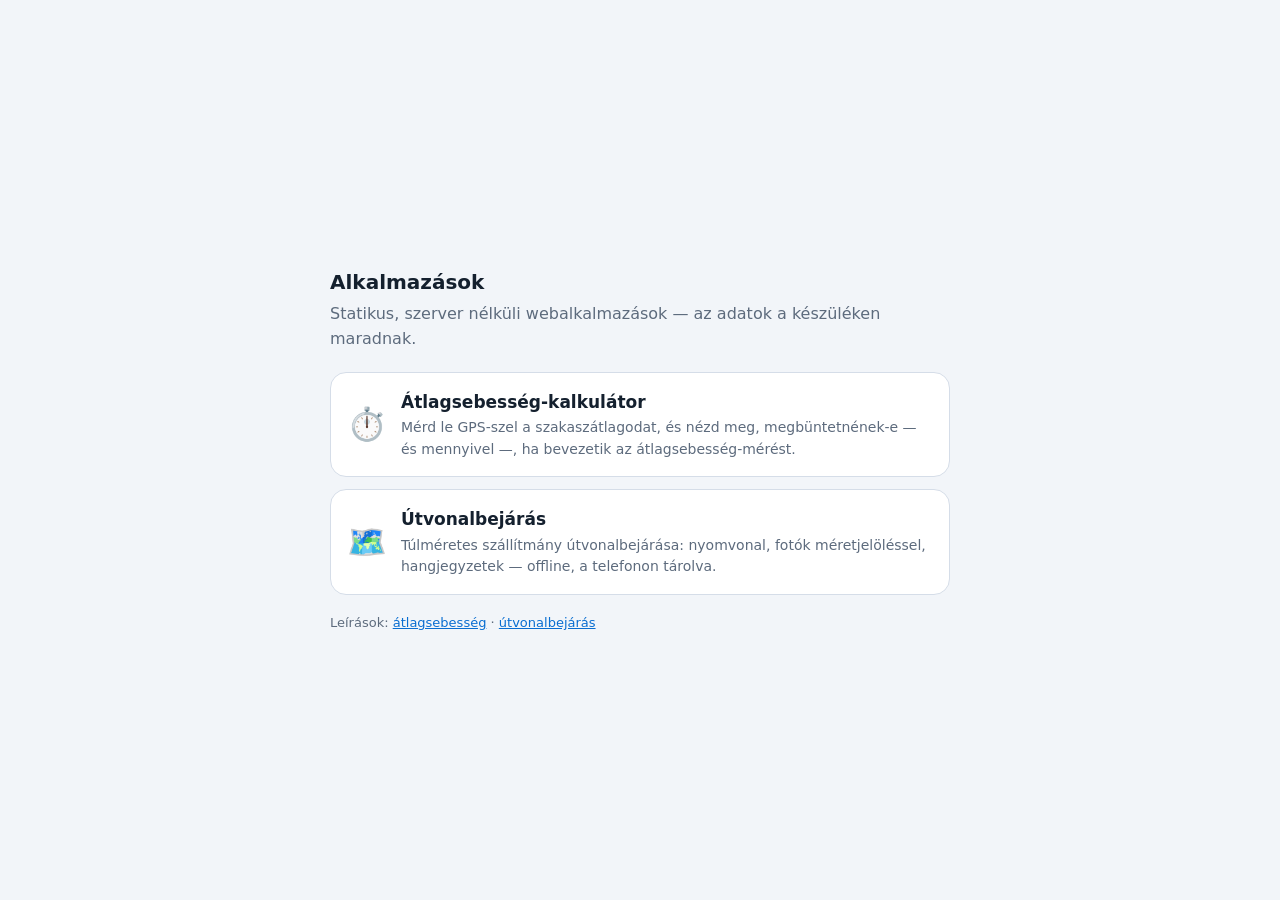
<file: index.html>
<!DOCTYPE html>
<html lang="hu">
<head>
<meta charset="utf-8">
<meta name="viewport" content="width=device-width, initial-scale=1">
<title>Alkalmazások</title>
<meta name="description" content="Két statikus, szerver nélküli webalkalmazás: útvonalbejárás túlméretes szállítmányhoz és átlagsebesség-kalkulátor.">
<style>
  :root {
    --bg: #0b0f16; --surface: #131a25; --border: #253143;
    --text: #eaf0f8; --muted: #8b98a9; --accent: #4da3ff;
  }
  @media (prefers-color-scheme: light) {
    :root {
      --bg: #f2f5f9; --surface: #ffffff; --border: #d5dde8;
      --text: #14202e; --muted: #5d6b7d; --accent: #0a6ed1;
    }
  }
  * { box-sizing: border-box; }
  body {
    margin: 0; min-height: 100vh; background: var(--bg); color: var(--text);
    font: 16px/1.55 system-ui, -apple-system, "Segoe UI", Roboto, sans-serif;
    display: grid; place-items: center; padding: 24px;
  }
  main { width: 100%; max-width: 620px; }
  h1 { font-size: 20px; margin: 0 0 4px; }
  p.lead { color: var(--muted); margin: 0 0 20px; }
  a.app {
    display: flex; gap: 14px; align-items: center; text-decoration: none;
    color: inherit; background: var(--surface); border: 1px solid var(--border);
    border-radius: 16px; padding: 16px; margin-bottom: 12px;
  }
  a.app:hover { border-color: var(--accent); }
  .ikon { font-size: 32px; line-height: 1; }
  .app h2 { margin: 0 0 2px; font-size: 17px; }
  .app p { margin: 0; font-size: 14px; color: var(--muted); }
  footer { color: var(--muted); font-size: 13px; margin-top: 18px; }
  footer a { color: var(--accent); }
</style>
</head>
<body>
<main>
  <h1>Alkalmazások</h1>
  <p class="lead">Statikus, szerver nélküli webalkalmazások — az adatok a készüléken maradnak.</p>

  <a class="app" href="atlagsebesseg/">
    <span class="ikon">⏱️</span>
    <span>
      <h2>Átlagsebesség-kalkulátor</h2>
      <p>Mérd le GPS-szel a szakaszátlagodat, és nézd meg, megbüntetnének-e — és mennyivel —,
         ha bevezetik az átlagsebesség-mérést.</p>
    </span>
  </a>

  <a class="app" href="utvonalbejaras/">
    <span class="ikon">🗺️</span>
    <span>
      <h2>Útvonalbejárás</h2>
      <p>Túlméretes szállítmány útvonalbejárása: nyomvonal, fotók méretjelöléssel,
         hangjegyzetek — offline, a telefonon tárolva.</p>
    </span>
  </a>

  <footer>
    Leírások: <a href="atlagsebesseg/README.md">átlagsebesség</a> ·
    <a href="utvonalbejaras/README.md">útvonalbejárás</a>
  </footer>
</main>
</body>
</html>
</file>
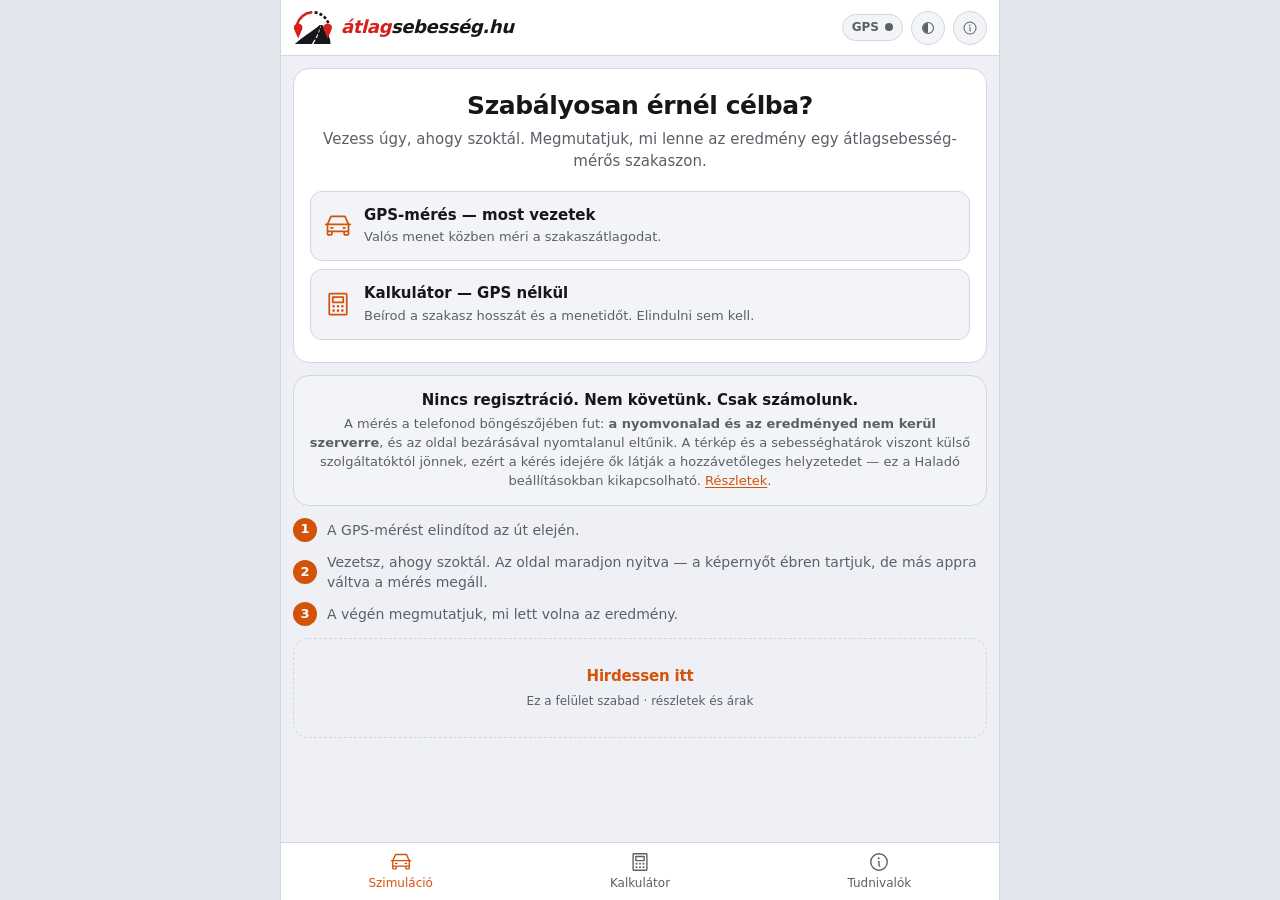
<file: atlagsebesseg/index.html>
<!DOCTYPE html>
<html lang="hu">
<head>
<meta charset="utf-8">
<meta name="viewport" content="width=device-width, initial-scale=1, viewport-fit=cover">
<meta name="theme-color" content="#0e0e10">
<script>
/* A téma még a stíluslap előtt eldől, különben betöltéskor felvillanna a
   másik szín. Ugyanazt a kulcsot olvassa, amit a js/tema.js ír. */
(function () {
  var m = null;
  try { m = localStorage.getItem('atlagsebesseg-tema'); } catch (e) { /* privát ablak */ }
  var sotet = m === 'sotet' ||
    (m !== 'vilagos' && window.matchMedia('(prefers-color-scheme: dark)').matches);
  document.documentElement.setAttribute('data-theme', sotet ? 'dark' : 'light');
  if (!sotet) {
    document.querySelector('meta[name="theme-color"]').setAttribute('content', '#eef0f5');
  }
})();
</script>
<meta name="description" content="Nézd meg, hogyan működne nálad az átlagsebesség-mérés, ha Magyarországon bevezetnek ilyen rendszert. Nincs regisztráció, nem követünk, csak számolunk.">
<title>Átlagsebesség.hu</title>
<link rel="canonical" href="https://atlagsebesseg.hu/">
<link rel="manifest" href="manifest.webmanifest">
<link rel="icon" href="icons/icon.svg" type="image/svg+xml">
<link rel="apple-touch-icon" href="icons/icon-192.png">
<!-- A `mobile-web-app-capable` a szabványos név; az apple- előtagú
     változat elavult, de a régebbi iOS-ek még azt nézik. -->
<meta name="mobile-web-app-capable" content="yes">
<meta name="apple-mobile-web-app-capable" content="yes">
<meta name="apple-mobile-web-app-title" content="Átlagsebesség">
<meta name="apple-mobile-web-app-status-bar-style" content="black-translucent">
<!-- Megosztáskor (Messenger, Facebook, WhatsApp) ez látszik a linkből. -->
<meta property="og:type" content="website">
<meta property="og:site_name" content="Átlagsebesség.hu">
<meta property="og:locale" content="hu_HU">
<meta property="og:url" content="https://atlagsebesseg.hu/">
<meta property="og:title" content="Szabályosan érnél célba?">
<meta property="og:description" content="Vezess úgy, ahogy szoktál. Megmutatjuk, mi lenne az eredmény egy átlagsebesség-mérős szakaszon. Nincs regisztráció, nem követünk, csak számolunk.">
<meta property="og:image" content="https://atlagsebesseg.hu/icons/megosztas.png">
<meta property="og:image:width" content="1200">
<meta property="og:image:height" content="630">
<meta property="og:image:alt" content="Átlagsebesség.hu — Szabályosan érnél célba? Szakaszátlag-műszer 104 km/h-nál.">
<meta name="twitter:card" content="summary_large_image">
<link rel="stylesheet" href="vendor/leaflet/leaflet.css">
<link rel="stylesheet" href="css/app.css">
</head>
<body>

<svg xmlns="http://www.w3.org/2000/svg" style="display:none" aria-hidden="true"><symbol id="i-car" viewBox="0 0 256 256"><path d="M240,104H229.2L201.42,41.5A16,16,0,0,0,186.8,32H69.2a16,16,0,0,0-14.62,9.5L26.8,104H16a8,8,0,0,0,0,16h8v80a16,16,0,0,0,16,16H64a16,16,0,0,0,16-16V184h96v16a16,16,0,0,0,16,16h24a16,16,0,0,0,16-16V120h8a8,8,0,0,0,0-16ZM69.2,48H186.8l24.89,56H44.31ZM64,200H40V184H64Zm128,0V184h24v16Zm24-32H40V120H216ZM56,144a8,8,0,0,1,8-8H80a8,8,0,0,1,0,16H64A8,8,0,0,1,56,144Zm112,0a8,8,0,0,1,8-8h16a8,8,0,0,1,0,16H176A8,8,0,0,1,168,144Z"/></symbol><symbol id="i-calculator" viewBox="0 0 256 256"><path d="M80,120h96a8,8,0,0,0,8-8V64a8,8,0,0,0-8-8H80a8,8,0,0,0-8,8v48A8,8,0,0,0,80,120Zm8-48h80v32H88ZM200,24H56A16,16,0,0,0,40,40V216a16,16,0,0,0,16,16H200a16,16,0,0,0,16-16V40A16,16,0,0,0,200,24Zm0,192H56V40H200ZM100,148a12,12,0,1,1-12-12A12,12,0,0,1,100,148Zm40,0a12,12,0,1,1-12-12A12,12,0,0,1,140,148Zm40,0a12,12,0,1,1-12-12A12,12,0,0,1,180,148Zm-80,40a12,12,0,1,1-12-12A12,12,0,0,1,100,188Zm40,0a12,12,0,1,1-12-12A12,12,0,0,1,140,188Zm40,0a12,12,0,1,1-12-12A12,12,0,0,1,180,188Z"/></symbol><symbol id="i-info" viewBox="0 0 256 256"><path d="M128,24A104,104,0,1,0,232,128,104.11,104.11,0,0,0,128,24Zm0,192a88,88,0,1,1,88-88A88.1,88.1,0,0,1,128,216Zm16-40a8,8,0,0,1-8,8,16,16,0,0,1-16-16V128a8,8,0,0,1,0-16,16,16,0,0,1,16,16v40A8,8,0,0,1,144,176ZM112,84a12,12,0,1,1,12,12A12,12,0,0,1,112,84Z"/></symbol><symbol id="i-flag" viewBox="0 0 256 256"><path d="M42.76,50A8,8,0,0,0,40,56V224a8,8,0,0,0,16,0V179.77c26.79-21.16,49.87-9.75,76.45,3.41,16.4,8.11,34.06,16.85,53,16.85,13.93,0,28.54-4.75,43.82-18a8,8,0,0,0,2.76-6V56A8,8,0,0,0,218.76,50c-28,24.23-51.72,12.49-79.21-1.12C111.07,34.76,78.78,18.79,42.76,50ZM216,172.25c-26.79,21.16-49.87,9.74-76.45-3.41-25-12.35-52.81-26.13-83.55-8.4V59.79c26.79-21.16,49.87-9.75,76.45,3.4,25,12.35,52.82,26.13,83.55,8.4Z"/></symbol><symbol id="i-map-pin" viewBox="0 0 256 256"><path d="M128,64a40,40,0,1,0,40,40A40,40,0,0,0,128,64Zm0,64a24,24,0,1,1,24-24A24,24,0,0,1,128,128Zm0-112a88.1,88.1,0,0,0-88,88c0,31.4,14.51,64.68,42,96.25a254.19,254.19,0,0,0,41.45,38.3,8,8,0,0,0,9.18,0A254.19,254.19,0,0,0,174,200.25c27.45-31.57,42-64.85,42-96.25A88.1,88.1,0,0,0,128,16Zm0,206c-16.53-13-72-60.75-72-118a72,72,0,0,1,144,0C200,161.23,144.53,209,128,222Z"/></symbol><symbol id="i-magnifying-glass" viewBox="0 0 256 256"><path d="M229.66,218.34l-50.07-50.06a88.11,88.11,0,1,0-11.31,11.31l50.06,50.07a8,8,0,0,0,11.32-11.32ZM40,112a72,72,0,1,1,72,72A72.08,72.08,0,0,1,40,112Z"/></symbol><symbol id="i-map-trifold" viewBox="0 0 256 256"><path d="M228.92,49.69a8,8,0,0,0-6.86-1.45L160.93,63.52,99.58,32.84a8,8,0,0,0-5.52-.6l-64,16A8,8,0,0,0,24,56V200a8,8,0,0,0,9.94,7.76l61.13-15.28,61.35,30.68A8.15,8.15,0,0,0,160,224a8,8,0,0,0,1.94-.24l64-16A8,8,0,0,0,232,200V56A8,8,0,0,0,228.92,49.69ZM104,52.94l48,24V203.06l-48-24ZM40,62.25l48-12v127.5l-48,12Zm176,131.5-48,12V78.25l48-12Z"/></symbol><symbol id="i-traffic-cone" viewBox="0 0 256 256"><path d="M232,208H213.69L153.42,34.75A16,16,0,0,0,138.31,24H117.69a16,16,0,0,0-15.11,10.74L42.31,208H24a8,8,0,0,0,0,16H232a8,8,0,0,0,0-16ZM95.43,104h65.14l16.7,48H78.73Zm22.26-64h20.62L155,88H101ZM73.17,168H182.83l13.92,40H59.25Z"/></symbol><symbol id="i-buildings" viewBox="0 0 256 256"><path d="M240,208H224V96a16,16,0,0,0-16-16H144V32a16,16,0,0,0-24.88-13.32L39.12,72A16,16,0,0,0,32,85.34V208H16a8,8,0,0,0,0,16H240a8,8,0,0,0,0-16ZM208,96V208H144V96ZM48,85.34,128,32V208H48ZM112,112v16a8,8,0,0,1-16,0V112a8,8,0,1,1,16,0Zm-32,0v16a8,8,0,0,1-16,0V112a8,8,0,1,1,16,0Zm0,56v16a8,8,0,0,1-16,0V168a8,8,0,0,1,16,0Zm32,0v16a8,8,0,0,1-16,0V168a8,8,0,0,1,16,0Z"/></symbol><symbol id="i-x" viewBox="0 0 256 256"><path d="M205.66,194.34a8,8,0,0,1-11.32,11.32L128,139.31,61.66,205.66a8,8,0,0,1-11.32-11.32L116.69,128,50.34,61.66A8,8,0,0,1,61.66,50.34L128,116.69l66.34-66.35a8,8,0,0,1,11.32,11.32L139.31,128Z"/></symbol><symbol id="i-play" viewBox="0 0 256 256"><path d="M232.4,114.49,88.32,26.35a16,16,0,0,0-16.2-.3A15.86,15.86,0,0,0,64,39.87V216.13A15.94,15.94,0,0,0,80,232a16.07,16.07,0,0,0,8.36-2.35L232.4,141.51a15.81,15.81,0,0,0,0-27ZM80,215.94V40l143.83,88Z"/></symbol><symbol id="i-stop" viewBox="0 0 256 256"><path d="M200,40H56A16,16,0,0,0,40,56V200a16,16,0,0,0,16,16H200a16,16,0,0,0,16-16V56A16,16,0,0,0,200,40Zm0,160H56V56H200V200Z"/></symbol><symbol id="i-arrow-clockwise" viewBox="0 0 256 256"><path d="M240,56v48a8,8,0,0,1-8,8H184a8,8,0,0,1,0-16H211.4L184.81,71.64l-.25-.24a80,80,0,1,0-1.67,114.78,8,8,0,0,1,11,11.63A95.44,95.44,0,0,1,128,224h-1.32A96,96,0,1,1,195.75,60L224,85.8V56a8,8,0,1,1,16,0Z"/></symbol><symbol id="i-gauge" viewBox="0 0 256 256"><path d="M207.06,72.67A111.24,111.24,0,0,0,128,40h-.4C66.07,40.21,16,91,16,153.13V176a16,16,0,0,0,16,16H224a16,16,0,0,0,16-16V152A111.25,111.25,0,0,0,207.06,72.67ZM224,176H119.71l54.76-75.3a8,8,0,0,0-12.94-9.42L99.92,176H32V153.13c0-3.08.15-6.12.43-9.13H56a8,8,0,0,0,0-16H35.27c10.32-38.86,44-68.24,84.73-71.66V80a8,8,0,0,0,16,0V56.33A96.14,96.14,0,0,1,221,128H200a8,8,0,0,0,0,16h23.67c.21,2.65.33,5.31.33,8Z"/></symbol><symbol id="i-speaker-high" viewBox="0 0 256 256"><path d="M155.51,24.81a8,8,0,0,0-8.42.88L77.25,80H32A16,16,0,0,0,16,96v64a16,16,0,0,0,16,16H77.25l69.84,54.31A8,8,0,0,0,160,224V32A8,8,0,0,0,155.51,24.81ZM32,96H72v64H32ZM144,207.64,88,164.09V91.91l56-43.55Zm54-106.08a40,40,0,0,1,0,52.88,8,8,0,0,1-12-10.58,24,24,0,0,0,0-31.72,8,8,0,0,1,12-10.58ZM248,128a79.9,79.9,0,0,1-20.37,53.34,8,8,0,0,1-11.92-10.67,64,64,0,0,0,0-85.33,8,8,0,1,1,11.92-10.67A79.83,79.83,0,0,1,248,128Z"/></symbol><symbol id="i-speaker-slash" viewBox="0 0 256 256"><path d="M53.92,34.62A8,8,0,1,0,42.08,45.38L73.55,80H32A16,16,0,0,0,16,96v64a16,16,0,0,0,16,16H77.25l69.84,54.31A8,8,0,0,0,160,224V175.09l42.08,46.29a8,8,0,1,0,11.84-10.76ZM32,96H72v64H32ZM144,207.64,88,164.09V95.89l56,61.6Zm42-63.77a24,24,0,0,0,0-31.72,8,8,0,1,1,12-10.57,40,40,0,0,1,0,52.88,8,8,0,0,1-12-10.59Zm-80.16-76a8,8,0,0,1,1.4-11.23l39.85-31A8,8,0,0,1,160,32v74.83a8,8,0,0,1-16,0V48.36l-26.94,21A8,8,0,0,1,105.84,67.91ZM248,128a79.9,79.9,0,0,1-20.37,53.34,8,8,0,0,1-11.92-10.67,64,64,0,0,0,0-85.33,8,8,0,1,1,11.92-10.67A79.83,79.83,0,0,1,248,128Z"/></symbol><symbol id="i-sun" viewBox="0 0 256 256"><circle cx="128" cy="128" r="46"/><g stroke="currentColor" stroke-width="17" stroke-linecap="round"><line x1="128" y1="26" x2="128" y2="52"/><line x1="128" y1="204" x2="128" y2="230"/><line x1="26" y1="128" x2="52" y2="128"/><line x1="204" y1="128" x2="230" y2="128"/><line x1="56" y1="56" x2="74" y2="74"/><line x1="182" y1="182" x2="200" y2="200"/><line x1="56" y1="200" x2="74" y2="182"/><line x1="182" y1="74" x2="200" y2="56"/></g></symbol><symbol id="i-moon" viewBox="0 0 256 256"><path d="M88.5 40.5A96 96 0 1 0 215.5 167.5A96 96 0 0 1 88.5 40.5Z"/></symbol><symbol id="i-tema-auto" viewBox="0 0 256 256"><circle cx="128" cy="128" r="88" fill="none" stroke="currentColor" stroke-width="17"/><path d="M128 48a80 80 0 0 0 0 160Z"/></symbol><symbol id="i-share-network" viewBox="0 0 256 256"><path d="M176,160a39.89,39.89,0,0,0-28.62,12.09l-46.1-29.63a39.8,39.8,0,0,0,0-28.92l46.1-29.63a40,40,0,1,0-8.66-13.45l-46.1,29.63a40,40,0,1,0,0,55.82l46.1,29.63A40,40,0,1,0,176,160Zm0-128a24,24,0,1,1-24,24A24,24,0,0,1,176,32ZM64,152a24,24,0,1,1,24-24A24,24,0,0,1,64,152Zm112,72a24,24,0,1,1,24-24A24,24,0,0,1,176,224Z"/></symbol></svg>

<header id="topbar">
  <!-- Ugyanaz a jelkép, mint az icons/icon.svg, csak a fejléc méretére
       vágva. A sötét részek a szövegszínt veszik fel, a felezővonal a
       fejléc hátterét: így mindkét témában megmarad a kontraszt. -->
  <svg class="logo" aria-hidden="true" viewBox="60 118 392 344">
    <path d="M78 452 C140 392 250 330 322 266 L348 266 C392 330 430 392 428 452 Z" fill="currentColor"/>
    <g fill="var(--surface)">
      <path d="M331.0 272 L335.4 272 L329.0 296 L323.1 296 Z"/>
      <path d="M318.5 310 L325.3 310 L313.9 340 L305.1 340 Z"/>
      <path d="M297.8 356 L307.6 356 L295.0 392 L282.8 392 Z"/>
      <path d="M269.0 410 L282.3 410 L261.0 452 L245.0 452 Z"/>
    </g>
    <path d="M100 258 A161 161 0 0 1 238.2 141.4" fill="none" stroke="var(--marka)" stroke-width="26" stroke-linecap="round"/>
    <path d="M271.8 141.4 A161 161 0 0 1 410 258" fill="none" stroke="currentColor" stroke-width="26" stroke-dasharray="30 20"/>
    <g fill="var(--marka)">
      <path d="M71.5 308.8 A42 42 0 1 1 148.5 308.8 L110 397 Z"/>
      <path d="M361.5 308.8 A42 42 0 1 1 438.5 308.8 L400 397 Z"/>
    </g>
  </svg>
  <h1><span class="wm-elso">átlag</span>sebesség.hu</h1>
  <span id="gps-pill" class="gps-pill" data-allapot="ki" title="GPS állapota" aria-label="GPS állapota">
    <span class="gps-szo">GPS</span> <span class="dot"></span>
  </span>
  <button id="btn-tema" class="ikon-gomb" aria-label="Téma váltása"><svg class="ikon" aria-hidden="true"><use href="#i-tema-auto"/></svg></button>
  <button id="btn-info" class="ikon-gomb" aria-label="Tudnivalók"><svg class="ikon" aria-hidden="true"><use href="#i-info"/></svg></button>
</header>

<main id="main">

  <!-- ============================================== szimuláció (fő fül) -->
  <section class="screen" id="scr-meres">

    <!-- ---------------------------------------------- 1. indító nézet -->
    <div class="pad" id="meres-intro">
      <section class="hero">
        <h2>Szabályosan érnél célba?</h2>
        <p class="hero-lead">
          Vezess úgy, ahogy szoktál. Megmutatjuk, mi lenne az eredmény egy
          átlagsebesség-mérős szakaszon.
        </p>
        <!-- Két közvetlen választás. Korábban egy „szimuláció indítása”
             gomb állt előttük, ami csak lenyitotta ezt a kettőt: egy
             kattintás, ami semmit nem döntött el. -->
        <div id="mod-valaszto" class="mod-valaszto">
          <button class="mod" id="mod-vezetek">
            <span class="mod-ikon"><svg class="ikon nagy-ikon" aria-hidden="true"><use href="#i-car"/></svg></span>
            <span class="mod-szoveg">
              <strong>GPS-mérés — most vezetek</strong>
              Valós menet közben méri a szakaszátlagodat.
            </span>
          </button>
          <button class="mod" id="mod-kiprobalnam">
            <span class="mod-ikon"><svg class="ikon nagy-ikon" aria-hidden="true"><use href="#i-calculator"/></svg></span>
            <span class="mod-szoveg">
              <strong>Kalkulátor — GPS nélkül</strong>
              Beírod a szakasz hosszát és a menetidőt. Elindulni sem kell.
            </span>
          </button>
        </div>
      </section>

      <section class="marka">
        <strong>Nincs regisztráció. Nem követünk. Csak számolunk.</strong>
        <span class="muted small">
          A mérés a telefonod böngészőjében fut: <strong>a nyomvonalad és az
          eredményed nem kerül szerverre</strong>, és az oldal bezárásával
          nyomtalanul eltűnik. A térkép és a sebességhatárok viszont külső
          szolgáltatóktól jönnek, ezért a kérés idejére ők látják a
          hozzávetőleges helyzetedet — ez a Haladó beállításokban
          kikapcsolható.
          <a href="adatvedelem.html">Részletek</a>.
        </span>
      </section>

      <section class="lepesek">
        <div><span class="lepes-szam">1</span> A GPS-mérést elindítod az út elején.</div>
        <div><span class="lepes-szam">2</span> Vezetsz, ahogy szoktál. Az oldal maradjon nyitva — a képernyőt ébren tartjuk, de más appra váltva a mérés megáll.</div>
        <div><span class="lepes-szam">3</span> A végén megmutatjuk, mi lett volna az eredmény.</div>
      </section>

      <a class="hirdetes" data-slot="intro-also"
           href="hirdetes.html">
        <strong>Hirdessen itt</strong>
        <span>Ez a felület szabad · részletek és árak</span>
      </a>
    </div>

    <!-- ------------------------------------------------- 2. élő nézet -->
    <div id="meres-elo" hidden>
      <!-- A fő gomb legfelül és tapadósan: vezetés közben nem lehet
           görgetéssel keresgélni, hol áll le a mérés. -->
      <div class="fo-gomb-sav">
        <button id="btn-meres" class="btn nagy"><svg class="ikon" aria-hidden="true"><use href="#i-play"/></svg>MÉRÉS INDÍTÁSA</button>
      </div>

      <!-- Amit indulás előtt érdemes eldönteni. Mérés közben elrejtjük:
           vezetés közben nem beállítani kell, hanem vezetni. -->
      <div class="pad indulas-elott" id="indulas-elott">
        <section class="card">
          <h2 class="card-title">Indulás előtt</h2>
          <div class="row-between">
            <label for="chk-auto-hatar-fo">Sebességhatárok automatikus lekérése</label>
            <input id="chk-auto-hatar-fo" type="checkbox" checked>
          </div>
          <p class="muted small">
            Menet közben, kilométerenként lekéri a táblák szerinti határokat
            az OpenStreetMapből. Kikapcsolva nem indul több ilyen kérés, és a
            lenti alapértékkel számolunk. A térkép csempéi ettől függetlenül
            töltődnek — azokat a Haladó beállításokban lehet kikapcsolni.
          </p>
          <div class="row-between">
            <label for="sel-alap-fo">Ha nincs lekért adat, ezzel számolunk</label>
            <select id="sel-alap-fo">
              <option value="30">30 km/h</option>
              <option value="40">40 km/h</option>
              <option value="50">50 km/h</option>
              <option value="70">70 km/h</option>
              <option value="80">80 km/h</option>
              <option value="90" selected>90 km/h</option>
              <option value="100">100 km/h</option>
              <option value="110">110 km/h</option>
              <option value="130">130 km/h</option>
            </select>
          </div>
          <p class="muted small">
            Szakaszt a térképen jelölhetsz ki, lejjebb. Kijelölés nélkül a
            mérés kézzel indul és áll le.
          </p>
        </section>
      </div>

      <div class="pad">

        <!-- eredménykártya: a mérés lezárása után jelenik meg -->
        <section class="card eredmeny" id="eredmeny-kartya" hidden>
          <h2 class="eredmeny-cim">Szimuláció eredménye</h2>
          <p class="eredmeny-alcim" id="eredmeny-alcim"></p>
          <dl class="eredmeny-adatok" id="eredmeny-adatok"></dl>
          <!-- A projekt legbeszédesebb két száma: mennyi időt nyertél, és
               mennyibe kerülne. Az eredménykártyán a helye.            -->
          <div class="merleg" id="eredmeny-merleg" hidden>
            <div class="merleg-tetel nyereseg">
              <span class="merleg-lbl">Ennyit nyertél</span>
              <span class="merleg-val" id="e-nyereseg">-</span>
            </div>
            <div class="merleg-tetel ar">
              <span class="merleg-lbl">Ennyibe kerülne<small>a teljes szakaszra</small></span>
              <span class="merleg-val" id="e-ar">-</span>
            </div>
          </div>

          <div id="eredmeny-verdikt" class="verdikt semleges"></div>
          <p id="eredmeny-hianyos" class="figyelem small" hidden>
            A mérés közben a GPS-jel kiesett. A kimaradt szakasz nem
            számít bele a távba, ezért ez az eredmény tájékoztató.
          </p>

          <figure class="profil" id="eredmeny-profil" hidden>
            <figcaption>Hol mennyivel haladtál a korlátozáshoz képest</figcaption>
            <div class="profil-vaszon" data-cel="eredmeny">
              <svg id="profil-svg" role="img"
                   aria-label="Sebességprofil a megtett út mentén"></svg>
            </div>
            <div class="profil-eszkozok" data-cel="eredmeny">
              <span class="profil-nagyitas" role="group" aria-label="Nagyítás">
                <button class="zoom-gomb" data-zoom="1" aria-pressed="true">1x</button>
                <button class="zoom-gomb" data-zoom="2" aria-pressed="false">2x</button>
                <button class="zoom-gomb" data-zoom="4" aria-pressed="false">4x</button>
                <button class="zoom-gomb" data-zoom="8" aria-pressed="false">8x</button>
              </span>
              <button class="btn ghost small profil-teljes">Teljes képernyőn</button>
            </div>
            <p class="profil-jel">
              <span class="profil-kulcs felett"></span>a korlátozás felett
              <span class="profil-kulcs alatt"></span>alatta
            </p>
            <p class="muted small">
              A pillanatnyi sebesség a korlátozáshoz mérve, km/h-ban. A bírság
              nem ebből lesz, hanem a szakaszátlagból; ez azt mutatja meg, hol
              keletkezett az az átlag.
            </p>
          </figure>

          <button id="btn-megoszt" class="btn primary block"><svg class="ikon" aria-hidden="true"><use href="#i-share-network"/></svg>Eredmény megosztása</button>
          <p id="megoszt-allapot" class="muted small center" hidden></p>
          <button id="btn-ujra-szakasz" class="btn block"><svg class="ikon" aria-hidden="true"><use href="#i-arrow-clockwise"/></svg>Újra ezen a szakaszon</button>
          <div class="btn-row">
            <button id="btn-reszletek" class="btn ghost grow">Részletek</button>
            <button id="btn-uj-szimulacio" class="btn ghost grow">Kezdőképernyő</button>
          </div>
        </section>

        <!-- szakasz: kapuk és haladás -->
        <section class="szakasz-panel" id="szakasz-panel">
          <h2 id="szakasz-nev">Kijelölt szakasz</h2>
          <div class="kapu-sor">
            <span class="kapu-cimke" id="kapu-bal">Kapu #1</span>
            <span class="kapu-kozep">
              <span id="szp-hatra">Még: -</span>
              <span id="szp-ido">Becsült idő: -</span>
            </span>
            <span class="kapu-cimke" id="kapu-jobb">Kapu #2</span>
          </div>
          <div class="halado-sor" id="halado-sor">
            <span class="kapu-tick"></span>
            <span class="sav"><span class="sav-kitolt" id="szp-sav"></span></span>
            <span class="kapu-tick"></span>
          </div>
        </section>

        <!-- óra + státusz + adatok -->
        <section class="card ora-kartya" id="ora-kartya">
          <div class="szunet-sav" id="szunet-sav" hidden>
            <span>
              <strong>A mérés felfüggesztve.</strong>
              Az állás ideje nem számít bele a szakaszátlagba.
              Elindulásra magától folytatódik.
            </span>
            <button id="btn-folytat" class="btn small">Folytatás</button>
          </div>

          <div class="ora-doboz">
            <svg id="ora" class="ora" role="img" aria-label="Sebességmérő"></svg>
          </div>

          <div class="tabla-sav">
            <button class="tabla" id="ora-tabla" aria-label="Sebességhatár módosítása">-</button>
            <span class="tabla-sugo" id="tabla-sugo">koppints</span>
            <span class="utasitas" id="utasitas" hidden>
              <span class="utasitas-szo" id="utasitas-szo">TARTSD</span>
              <span class="utasitas-val" id="utasitas-val">-</span>
            </span>
          </div>

          <!-- A három szám, ami menet közben számít, egy sorban a műszer
               alatt: mihez mérünk, hol tartunk, és mennyivel megyünk. -->
          <div class="ora-adatsor">
            <div class="oa-cella">
              <span class="oa-lbl">Megengedett átlag</span>
              <span class="oa-szam"><span class="oa-val" id="ki-limit">-</span><span class="oa-egyseg">km/h</span></span>
            </div>
            <div class="oa-cella">
              <span class="oa-lbl">Szakaszátlag</span>
              <span class="oa-szam"><span class="oa-val" id="ki-atlag">-</span><span class="oa-egyseg">km/h</span></span>
            </div>
            <div class="oa-cella">
              <span class="oa-lbl">Pillanatnyi</span>
              <span class="oa-szam"><span class="oa-val" id="ki-pill">-</span><span class="oa-egyseg">km/h</span></span>
            </div>
          </div>
          <p class="oa-alsor" id="ki-muszerfal"></p>

          <button id="btn-hang" class="chip hang-kapcsolo" aria-pressed="true">
            <svg class="ikon" aria-hidden="true"><use href="#i-speaker-high"/></svg>
            <span>Hangjelzés be</span>
          </button>

          <div class="statuszsav semleges" id="statuszsav">
            <span class="statusz-fo" id="st-fo">JELENLEGI ÁTLAG: -</span>
            <span class="statusz-al">STÁTUSZ: <strong id="st-cimke">[○ NINCS ADAT]</strong></span>
            <span class="statusz-megj" id="st-megj">(Indítsd el a mérést)</span>
          </div>

          <div class="adatracs">
            <div class="reszlet"><span class="adat-lbl">Itt érvényes</span><span class="adat-val" id="ki-hely-limit">-</span></div>
            <div><span class="adat-lbl">Megtett táv</span><span class="adat-val" id="ki-tav">0 m</span></div>
            <div><span class="adat-lbl">Eltelt idő</span><span class="adat-val" id="ki-ido">0:00</span></div>
            <div class="reszlet"><span class="adat-lbl">Bírságveszély</span><span class="adat-val" id="ki-birsag">0 Ft</span></div>
          </div>

          <p id="h-projekcio" class="projekcio reszlet" hidden></p>
          <p id="hatar-allapot" class="muted small center reszlet">Sebességhatárok: a beállított alapértékkel számolunk.</p>
          <p id="ki-melleklet" class="muted small center reszlet">Táv: 0 m · GPS: -</p>
          <p id="gps-uzenet" class="muted small center"></p>

          <button id="btn-ujra" class="btn ghost small reszlet">Új mérés</button>
        </section>
      </div>

      <div id="map" aria-label="Térkép a szakasszal és a nyomvonallal"></div>
      <div class="map-tools">
        <button id="btn-start-jelol" class="chip"><svg class="ikon" aria-hidden="true"><use href="#i-flag"/></svg>Szakasz eleje</button>
        <button id="btn-end-jelol" class="chip"><svg class="ikon" aria-hidden="true"><use href="#i-flag"/></svg>Szakasz vége</button>
        <button id="btn-kapu-torol" class="chip"><svg class="ikon" aria-hidden="true"><use href="#i-x"/></svg>Kijelölés törlése</button>
        <!-- A két nézetgomb keskeny kijelzőn csak ikon: így a „Kijelölés
             törlése” is elfér mellettük, és nem kell oldalra görgetni. -->
        <button id="btn-kozepre" class="chip chip-szuk" title="Ide" aria-label="Ugrás a jelenlegi helyzetre"><svg class="ikon" aria-hidden="true"><use href="#i-map-pin"/></svg><span class="chip-szo">Ide</span></button>
        <button id="btn-illeszt" class="chip chip-szuk" title="Teljes szakasz" aria-label="A teljes szakasz mutatása"><svg class="ikon" aria-hidden="true"><use href="#i-magnifying-glass"/></svg><span class="chip-szo">Teljes szakasz</span></button>
      </div>

      <div class="pad">
        <p id="kapu-allapot" class="muted small reszlet">
          Nincs kijelölt szakasz. Kézi indítás és leállítás.
        </p>

        <section class="card" id="szakasz-kartya" hidden>
          <h2 class="card-title">Szakaszrészek a sebességhatár szerint</h2>
          <p class="muted small">
            <strong>Ez a bontás magyarázat, nem az ítélet.</strong> A bírság a
            teljes szakasz egyetlen átlagából jön — egy mérőrendszer sem tudja,
            a szakaszon belül hol mentél gyorsabban. Ez a lista azt mutatja,
            hol keletkezett az az átlag.
          </p>
          <p class="muted small">
            Rossz a határ? Koppints a szakaszra itt vagy a térképen, és írd át.
            A javítás a nyomvonalhoz tapad, egy újabb lekérés sem törli.
          </p>
          <div id="szakasz-lista" class="seglist"></div>
        </section>

        <details class="halado">
          <summary>Haladó beállítások</summary>
          <div class="halado-tartalom">

            <div class="row-between">
              <label for="sel-sugar">Kiváltási sugár</label>
              <select id="sel-sugar">
                <option value="30">30 m</option>
                <option value="60" selected>60 m</option>
                <option value="100">100 m</option>
                <option value="150">150 m</option>
              </select>
            </div>
            <p class="muted small">
              Ilyen közel kell elhaladni a kijelölt ponthoz, hogy a mérés
              elinduljon, illetve leálljon.
            </p>

            <div class="row-between">
              <label for="sel-alap">Alapértelmezett sebességhatár</label>
              <select id="sel-alap">
                <option value="30">30 km/h</option>
                <option value="40">40 km/h</option>
                <option value="50">50 km/h</option>
                <option value="70">70 km/h</option>
                <option value="80">80 km/h</option>
                <option value="90" selected>90 km/h</option>
                <option value="100">100 km/h</option>
                <option value="110">110 km/h</option>
                <option value="130">130 km/h</option>
              </select>
            </div>
            <p class="muted small">
              Ezzel számol az app addig, amíg le nem kéred a tényleges
              határokat.
            </p>

            <button id="btn-hang-proba" class="btn block">
              <svg class="ikon" aria-hidden="true"><use href="#i-speaker-high"/></svg>Hang kipróbálása
            </button>
            <p id="hang-proba-allapot" class="muted small">
              Menet közben a hang csak akkor szólal meg, ha tényleg átléped a
              határt, ezért itt bármikor meghallgatható.
              <strong>iPhone-on a néma kapcsoló ezt is elnémítja</strong>,
              még akkor is, ha a média-hangerő fel van tekerve.
            </p>

            <p class="muted small">
              A hangjelzés akkor szólal meg, amikor a szakaszátlagod átlépi a
              megengedettet, és még egyszer, ha a bírságos tartományba ér.
              Rezgéssel együtt, hogy a zsebben is elérjen. A képernyő a mérés
              alatt ébren marad; ha kikapcsolod a kijelzőt vagy más appra
              váltasz, a böngésző felfüggesztheti a lapot, és a hang elmarad.
              iPhone-on ez biztosan így van.
            </p>

            <div class="row-between">
              <label for="chk-auto-hatar">Sebességhatárok automatikus lekérése</label>
              <input id="chk-auto-hatar" type="checkbox" checked>
            </div>
            <p class="muted small">
              Bekapcsolva a mérés magától lekéri az útvonal menti
              korlátozásokat, és haladás közben frissíti. Ehhez kb.
              kilométerenként elküldi a helyzetedet az Overpass API-nak.
              Kikapcsolva az app a lenti alapértékkel számol, és semmilyen
              adat nem hagyja el a készüléket.
            </p>

            <button id="btn-osm" class="btn block">
              <svg class="ikon" aria-hidden="true"><use href="#i-map-trifold"/></svg>Frissítés most, a teljes nyomvonalra
            </button>
            <p id="osm-allapot" class="muted small">
              Utólagos pontosításhoz: a már megtett nyomvonal mentén kéri le a
              határokat, nem csak a jelenlegi helyzet körül.
            </p>

            <div class="row-between">
              <label for="btn-csempe">Térképcsempék</label>
              <button id="btn-csempe" class="chip" aria-pressed="true">bekapcsolva</button>
            </div>
            <p class="muted small">
              Kikapcsolva az OpenStreetMap szervereivel sem beszél az app.
            </p>

          </div>
        </details>

        <a class="hirdetes" data-slot="meres-also"
           href="hirdetes.html">
        <strong>Hirdessen itt</strong>
        <span>Ez a felület szabad · részletek és árak</span>
      </a>
      </div>
    </div>
  </section>

  <!-- ================================================= kalkulátor -->
  <section class="screen" id="scr-kalk" hidden>
    <div class="pad">
      <section class="card">
        <h2 class="card-title">Számold ki GPS nélkül</h2>
        <p class="muted small">
          Add meg a szakaszt (több eltérő korlátozású rész is lehet), és azt,
          hogy mennyi idő alatt tetted meg, vagy milyen tempóval mentél.
        </p>

        <div id="kalk-sorok" class="seglist"></div>
        <button id="btn-sor-add" class="btn ghost small">+ Szakaszrész hozzáadása</button>

        <div class="row-between mt">
          <label for="sel-mod">Megadás</label>
          <select id="sel-mod">
            <option value="ido">menetidővel</option>
            <option value="tempo">átlagsebességgel</option>
            <option value="szakaszonkent">szakaszonkénti tempóval</option>
          </select>
        </div>

        <!-- Egyetlen menetidőből nem derül ki, melyik részen mennyivel
             mentél. A két egyszerű mód ezért egyenletes tempót feltételez —
             ezt ki kell mondani, különben a szabályos menetre is bírságot
             hozhat ki. Aki pontosat akar, szakaszonként adja meg. -->
        <p id="kalk-feltetel" class="muted small">
          <strong>Egyenletes tempót feltételezünk:</strong> a megadott menetidőt
          hossz arányában osztjuk szét, tehát mindenhol ugyanazzal a
          sebességgel számolunk. Ha az egyes részeken másképp haladtál,
          válaszd a <em>szakaszonkénti tempót</em> — az ad valós képet.
        </p>

        <div id="mezo-ido" class="row-between">
          <span class="mezo-cim">Menetidő</span>
          <span class="inline">
            <input id="in-perc" type="number" min="0" step="1" value="12" inputmode="numeric"
                   aria-label="Menetidő, perc"> perc
            <input id="in-mp" type="number" min="0" max="59" step="1" value="0" inputmode="numeric"
                   aria-label="Menetidő, másodperc"> mp
          </span>
        </div>

        <div id="mezo-tempo" class="row-between" hidden>
          <label for="in-tempo">Átlagsebesség</label>
          <span class="inline"><input id="in-tempo" type="number" min="1" step="1" value="110" inputmode="decimal"> km/h</span>
        </div>
      </section>

      <section class="card result">
        <div class="ora-doboz">
          <svg id="k-ora" class="ora" role="img" aria-label="A szakasz átlagsebessége"></svg>
          <div class="tabla-sav">
            <span class="tabla" id="k-tabla">-</span>
            <span class="tabla-sugo">megengedett</span>
          </div>
        </div>

        <div class="statuszsav semleges" id="k-statuszsav">
          <span class="statusz-fo" id="k-st-fo">ÁTLAGSEBESSÉG: -</span>
          <span class="statusz-al">STÁTUSZ: <strong id="k-st-cimke">[○ NINCS ADAT]</strong></span>
        </div>

        <!-- a szakasz arányos képe: a szélesség a hossz, a szín az ítélet -->
        <div class="utsav" id="k-utsav" hidden></div>

        <figure class="profil" id="k-profil" hidden>
          <figcaption>Hol mennyivel mennél a korlátozáshoz képest</figcaption>
          <div class="profil-vaszon" data-cel="kalk">
            <svg id="k-profil-svg" role="img"
                 aria-label="Sebességprofil a megadott szakaszrészek mentén"></svg>
          </div>
          <div class="profil-eszkozok" data-cel="kalk">
            <span class="profil-nagyitas" role="group" aria-label="Nagyítás">
              <button class="zoom-gomb" data-zoom="1" aria-pressed="true">1x</button>
              <button class="zoom-gomb" data-zoom="2" aria-pressed="false">2x</button>
              <button class="zoom-gomb" data-zoom="4" aria-pressed="false">4x</button>
              <button class="zoom-gomb" data-zoom="8" aria-pressed="false">8x</button>
            </span>
            <button class="btn ghost small profil-teljes">Teljes képernyőn</button>
          </div>
          <p class="profil-jel">
            <span class="profil-kulcs felett"></span>a korlátozás felett
            <span class="profil-kulcs alatt"></span>alatta
          </p>
        </figure>

        <div class="merleg" id="k-merleg" hidden>
          <div class="merleg-tetel nyereseg">
            <span class="merleg-lbl">Ennyit nyersz</span>
            <span class="merleg-val" id="k-nyereseg">-</span>
          </div>
          <div class="merleg-tetel ar">
            <span class="merleg-lbl">Ennyibe kerülne<small>a teljes szakaszra</small></span>
            <span class="merleg-val" id="k-ar">-</span>
          </div>
        </div>

        <div id="k-verdikt" class="verdikt semleges">-</div>

        <p class="muted small lista-fej">
          <strong>Az alábbi bontás magyarázat, nem ítélet.</strong> A bírság a
          fenti, teljes szakaszra vonatkozó átlagból jön; ez a lista azt
          mutatja, hol keletkezett.
        </p>
        <div id="k-reszletek" class="seglist"></div>
        <details class="halado">
          <summary>Számok részletesen</summary>
          <div class="halado-tartalom"><dl class="kv" id="k-kv"></dl></div>
        </details>
      </section>

      <a class="hirdetes" data-slot="kalk-also"
           href="hirdetes.html">
        <strong>Hirdessen itt</strong>
        <span>Ez a felület szabad · részletek és árak</span>
      </a>
    </div>
  </section>

  <!-- ================================================== tudnivalók -->
  <section class="screen" id="scr-info" hidden>
    <div class="pad">

      <section class="card">
        <h2 class="card-title">Megjelenés</h2>
        <div class="tema-valaszto" role="radiogroup" aria-label="Téma">
          <button class="tema-opcio" data-tema="rendszer" role="radio" aria-checked="true">
            <svg class="ikon" aria-hidden="true"><use href="#i-tema-auto"/></svg>Rendszer
          </button>
          <button class="tema-opcio" data-tema="vilagos" role="radio" aria-checked="false">
            <svg class="ikon" aria-hidden="true"><use href="#i-sun"/></svg>Világos
          </button>
          <button class="tema-opcio" data-tema="sotet" role="radio" aria-checked="false">
            <svg class="ikon" aria-hidden="true"><use href="#i-moon"/></svg>Sötét
          </button>
        </div>
        <p class="small muted">
          Vezetés közben a sötét téma kíméli a szemet, nappal a világos
          olvashatóbb. A „Rendszer” a készülék beállítását követi.
        </p>
      </section>

      <section class="card">
        <h2 class="card-title">Mi ez?</h2>
        <p>
          Az átlagsebesség-mérés (szakaszellenőrzés) a szakasz elején és végén
          azonosítja a járművet, és a menetidőből számol átlagsebességet. Így a
          traffipax előtti fékezés nem segít: a teljes szakaszon tartani kell a
          korlátozást.
        </p>
        <p>
          Magyarországon az átlagsebesség-ellenőrző rendszer fogalma régóta
          szerepel a szabályozásban, a gyakorlati bevezetéséről pedig 2026
          nyarán indult egyeztetés. <strong>Végleges döntés és konkrét rendszer
          egyelőre nincs</strong>. Ez az oldal azt mutatja meg, hogyan
          működne nálad a méréstechnika, ha ilyen rendszert bevezetnek. Nem hatósági eszköz, és nem előrejelzés arról,
          hogy pontosan milyen szabályok születnek.
        </p>
      </section>

      <section class="card">
        <h2 class="card-title">Ez most egy app?</h2>
        <p>
          Igen is, meg nem is. Ez egy <strong>weboldal, ami appként viselkedik</strong>
          (PWA). Ha a böngésző menüjéből kitetted a kezdőképernyőre, saját ikont
          és nevet kapott, teljes képernyőn nyílik, böngészősáv nélkül — kívülről
          semmiben nem különbözik egy alkalmazástól.
        </p>
        <p>
          Amiben mégis más: <strong>nincs áruházban</strong>, nem kellett hozzá
          Play Áruház vagy App Store, nem kért engedélyeket telepítéskor, és nem
          fut a háttérben. A frissítés is magától jön: ha van net, indításkor a
          legújabb változatot tölti be.
        </p>
        <p>
          A fájljai a böngésző gyorsítótárában vannak, ezért
          <strong>net nélkül is elindul</strong> — a térkép csempéi és a
          sebességhatár-lekérés viszont ilyenkor nem érhetők el, azokhoz kell
          internet. Eltávolítani ugyanúgy lehet, mint bármelyik appot: az ikont
          lenyomva tartva, „Eltávolítás”.
        </p>
      </section>

      <section class="card kiemelt">
        <h2 class="card-title">Nincs regisztráció. Nem követünk. Csak számolunk.</h2>
        <ul class="tick">
          <li>Nincs regisztráció, nincs bejelentkezés, <strong>nincs
              követőszkript és nincs süti</strong>. A látogatószámot a
              kiszolgáló saját naplójából nézzük: ez összesített szám, nem
              köthető hozzád, és nem követ végig más oldalakra.</li>
          <li>A GPS-adatok <strong>csak a böngésző memóriájában</strong> vannak; az oldal
              bezárásával nyomtalanul eltűnnek. Nincs fájl, nincs adatbázis, nincs süti.</li>
          <li>Egyetlen dolog marad meg a készüléken: a választott téma
              (világos vagy sötét). Egy szó, semmi több. Mérési adat, helyzet
              vagy azonosító soha.</li>
          <li>Nincs szerveroldal: a számítás a te készülékeden fut.</li>
          <li>Két külső kérés fordulhat elő, mindkettő kikapcsolható:
              a térképcsempék az OpenStreetMaptől, és a sebességhatárok
              lekérése az Overpass API-tól. Mérés közben ez utóbbi
              <strong>magától fut</strong>, nagyjából kilométerenként, hogy a
              táblán mindig az legyen, ami tényleg ki van téve. Ilyenkor a
              szolgáltató a saját szabályzata szerint látja a kérés IP-címét
              és a kért terület koordinátáit. Mindkettőnek külön kapcsolója
              van a Haladó beállításokban; ha mindkettőt kikapcsolod,
              semmilyen adat nem hagyja el a készüléket.</li>
        </ul>
        <p class="muted small">
          A részletes, jogi nyelven megírt változat:
          <a href="adatvedelem.html">Adatvédelmi tájékoztató</a>.
        </p>
      </section>

      <section class="card">
        <h2 class="card-title">Honnan jönnek a sebességhatárok?</h2>
        <p>
          Az útvonal menti korlátozások az <strong>OpenStreetMap</strong>
          <code>maxspeed</code> adataiból származnak (Overpass API). Az
          adatbázis ©
          <a href="https://www.openstreetmap.org/copyright" rel="noopener" target="_blank">OpenStreetMap</a>
          közreműködők, az Open Database License (ODbL) feltételeivel.
        </p>
        <p><strong>Mennyire pontos ez?</strong> Rétegenként más:</p>
        <ul class="tick">
          <li><strong>Autópálya, autóút, főutak:</strong> jellemzően kitöltött és
              megbízható: itt a 130 / 110 / 90 stimmel.</li>
          <li><strong>Lakott terület:</strong> az 50-es általában jó, mert
              zónaként is jelölik. Ahol nincs külön érték, az út típusából
              következtetünk.</li>
          <li><strong>Kisebb utak, lakóutcák:</strong> gyakran nincs adat. Ilyenkor
              az app az út típusa alapján becsül, és a szakaszt
              <em>becsült</em> jelzéssel látja el.</li>
          <li><strong>Útépítés, ideiglenes korlátozás:</strong> jellemzően
              <strong>hiányzik</strong>. Ez a leggyengébb pont: a tegnap kitett
              60-as tábláról az OpenStreetMap nem tud.</li>
          <li><strong>Feltételes korlátozás</strong> (éjszakai, időjárásfüggő,
              változtatható jelzésű): az app nem kezeli.</li>
          <li>Közösségi adatbázis: pontos ott, ahol valaki felvitte, és
              elavulhat ott, ahol azóta változott a kitáblázás.</li>
        </ul>
        <p>
          Ezért <strong>minden határ átírható</strong>: koppints a
          sebességtáblára az órán, vagy a szakaszlistában az adott
          szakaszrészre, és a számítás azonnal újrafut. Amit kint láttál, az az
          igazság, nem amit az adatbázis mond.
        </p>
      </section>

      <section class="card">
        <h2 class="card-title">A bírság</h2>
        <p>
          <strong>Egy áthaladás, egy bírság.</strong> A szakaszellenőrzés a
          szakasz egészét méri: a bírságot a <strong>teljes szakasz egyetlen
          átlaga</strong> adja, nem a szakaszrészek külön-külön. Vegyes
          korlátozásnál a viszonyítás a szakasz megengedett átlaga — az az
          érték, ami akkor jönne ki, ha végig pontosan a táblát tartanád.
          Erről bővebben a <em>Mihez mérünk?</em> szakaszban.
        </p>
        <p id="info-jog" class="muted small"></p>
        <div id="info-tabla"></div>
        <p class="muted small">
          A közigazgatási bírságot objektív felelősség alapján az üzembentartóra
          szabják ki; büntetőpont akkor kerülhet szóba, ha a hatóság a vezetőt is
          azonosítja.
        </p>
        <p class="muted small">
          <strong>Az itt látható összegek tájékoztatásul szolgálnak, és nem
          minősülnek jogi tanácsadásnak.</strong> A táblázat a fenti rendelet
          gyorshajtásra vonatkozó tételeit adja vissza a jelzett ellenőrzési
          dátum szerint; a mindenkori hatályos szöveg a
          <a href="https://net.jogtar.hu/jogszabaly?docid=a0700410.kor"
             rel="noopener" target="_blank">Hatályos Jogszabályok
          Gyűjteményében</a> és a
          <a href="https://njt.hu" rel="noopener" target="_blank">Nemzeti
          Jogszabálytárban</a> érhető el — eltérés esetén az az irányadó.
          Arról, hogy egy jövőbeli átlagsebesség-mérés pontosan milyen
          szankcióval járna, még nincs döntés.
        </p>
      </section>

      <section class="card">
        <h2 class="card-title">Mihez mérünk? Egy szakasz, egy átlag</h2>
        <p>
          Egy átlagsebesség-mérő két ponton azonosítja a járművet, és a
          menetidőből számol átlagot. <strong>Nem tudja, hogy a szakaszon
          belül hol mentél gyorsabban vagy lassabban</strong> — csak azt
          látja, mennyi idő alatt tetted meg a távot. Ezért itt is a teljes
          szakasz egyetlen átlaga dönt, és egy áthaladásból egy bírság lesz.
        </p>
        <p>
          Ha a szakaszon végig ugyanaz a korlátozás, ez egyszerű: az átlagot
          a táblához mérjük. <strong>Vegyes korlátozásnál</strong> — mondjuk
          5 km 50-es, majd 5 km 100-as részen — a viszonyítási érték az az
          átlag, ami akkor jönne ki, ha végig pontosan a táblát tartanád.
          A példában ez 66,7 km/h. Aki tényleg 50-nel ment az 50-esen és
          100-zal a 100-ason, annak pont ennyi az átlaga: nincs túllépés,
          nincs bírság.
        </p>
        <p class="muted small">
          A szakaszrészek külön bontása ettől még hasznos, mert megmutatja,
          hol keletkezett az átlag — de az szigorúbb, mint egyetlen mérés:
          olyan, mintha minden egységes határú részen külön rendszer állna.
          Ha a kettő eltér, az eredménynél ezt külön kiírjuk. Ilyen
          berendezéseket jellemzően egységes korlátozású szakaszokra
          telepítenek; egyetlen átlagból ugyanis nem lehet
          visszakövetkeztetni a szakaszon belüli sebességekre.
        </p>
      </section>

      <section class="card">
        <h2 class="card-title">Miért mutat kevesebbet, mint a műszerfalam?</h2>
        <p>
          Mert a műszerfal mutat többet. A kilométeróra <strong>törvény
          szerint sosem mutathat kevesebbet</strong> a tényleges sebességnél,
          felfelé viszont eltérhet: legfeljebb a valós érték 110 százaléka
          plusz 4 km/h (ENSZ-EGB 39. előírás). A gyártók ezt ki is használják,
          a gyakorlatban 3-7 százalék a jellemző eltérés.
        </p>
        <p>
          Ha tehát a műszerfalad 100-at mutat, valójában nagyjából 93-97
          km/h-val haladsz. A GPS a tényleges elmozdulást méri, ezért itt a
          kisebb szám a valós. Egy hatósági szakaszmérés is a valós
          sebességgel számolna, nem a te kilométeróráddal.
        </p>
        <p class="muted small">
          Ezért írjuk ki a Pillanatnyi érték alá, hogy nagyjából mennyit
          mutat ilyenkor a műszerfalad. Ha a kettő ennél jobban eltér,
          annak jellemzően a gyári mérettől eltérő gumiméret az oka.
        </p>
      </section>

      <section class="card">
        <h2 class="card-title">Pontosság</h2>
        <ul class="tick">
          <li>A telefon GPS-e a valós útvonalnál jellemzően 1-3%-kal hosszabb
              nyomvonalat mér (zaj), ezért a számított átlag kicsit magasabb
              lehet a valósnál.</li>
          <li>Alagútban, mély bevágásban a jel elveszhet. Ilyenkor az app a
              két fix közti egyenessel számol.</li>
          <li>Egy hatósági rendszer a szakasz két fix pontja közti időt mérné,
              és a hivatalos szakaszhosszal számolna. A te méréseddel ez
              jellemzően néhány km/h-n belül egyezik, de az egyezés nem
              garantált: az itt kapott érték becslés.</li>
          <li>A menet közben javasolt tempó a szakasz végéig <strong>légvonalban
              hátralévő távval</strong> számol, mert az útvonalat előre nem
              ismerjük. Kanyargós úton a valódi táv ennél hosszabb, ilyenkor a
              javaslat a biztonságos irányba téved: a kelleténél óvatosabb.</li>
          <li>A számított összegek <strong>becslések</strong> a 410/2007. (XII. 29.)
              Korm. rendelet sávjai szerint. Egy tényleges eljárásban a hatóság
              saját mérése az irányadó.</li>
        </ul>
      </section>

      <section class="card">
        <h2 class="card-title">Tudástár</h2>
        <p class="muted small">
          Ami mögötte van: a jogszabály, a módszer és a számtan.
        </p>
        <div class="tovabb">
          <a href="birsag.html">Gyorshajtás bírságtételei<span>A teljes táblázat, a küszöbök és három példa.</span></a>
          <a href="szakaszellenorzes.html">Mi az a szakaszellenőrzés?<span>Két kapu, egy átlag — így működik.</span></a>
          <a href="atlagsebesseg-szamitas.html">Hogyan számolódik az átlagsebesség?<span>A képlet, és miért csal a megérzés.</span></a>
          <a href="sebessegmero-pontossag.html">Mennyit mutat többet a kilométeróra?<span>A műszered szabály szerint túloz.</span></a>
        </div>
      </section>

      <a class="hirdetes" data-slot="info-also"
           href="hirdetes.html">
        <strong>Hirdessen itt</strong>
        <span>Ez a felület szabad · részletek és árak</span>
      </a>
      <p class="muted small center">
        <a href="adatvedelem.html">Adatvédelmi tájékoztató</a> ·
        <a href="adatvedelem.html#impresszum">Impresszum</a> ·
        <a href="adatvedelem.html#forrasok">Források és licencek</a>
      </p>
      <p class="muted small center">
        Térkép- és sebességhatár-adatok: ©
        <a href="https://www.openstreetmap.org/copyright" rel="noopener" target="_blank">OpenStreetMap</a>
        közreműködők, ODbL.
      </p>
      <p class="muted small center">Átlagsebesség.hu · szerver nélküli alkalmazás.</p>
    </div>
  </section>

</main>

<nav id="tabs">
  <button class="tab active" data-scr="scr-meres"><svg class="ikon" aria-hidden="true"><use href="#i-car"/></svg>Szimuláció</button>
  <button class="tab" data-scr="scr-kalk"><svg class="ikon" aria-hidden="true"><use href="#i-calculator"/></svg>Kalkulátor</button>
  <button class="tab" data-scr="scr-info"><svg class="ikon" aria-hidden="true"><use href="#i-info"/></svg>Tudnivalók</button>
</nav>

<!-- sebességhatár-választó: bárhonnan hívható, egy helyen van definiálva -->
<div id="allas-lap" class="lap" hidden>
  <div class="lap-hatter" data-allas-nem></div>
  <div class="lap-doboz" role="alertdialog" aria-modal="true"
       aria-labelledby="allas-cim" aria-describedby="allas-alcim">
    <h2 id="allas-cim">Megálltál. Felfüggesszük a mérést?</h2>
    <p id="allas-alcim" class="muted small">
      Több mint egy perce állsz. Felfüggesztve az állás ideje nem
      számít bele a szakaszátlagba, és elinduláskor magától folytatódik.
    </p>
    <div class="allas-gombok">
      <button id="btn-allas-igen" class="btn primary grow">Igen, függeszd fel</button>
      <button id="btn-allas-nem" class="btn grow" data-allas-nem>Nem, menjen tovább</button>
    </div>
    <p class="allas-visszaszamlalo">
      Válasz nélkül a mérés megy tovább:
      <strong id="allas-szamlalo">5</strong>
    </p>
  </div>
</div>

<div id="profil-lap" class="profil-lap" hidden>
  <div class="profil-lap-fejlec">
    <strong id="profil-lap-cim">Sebességprofil</strong>
    <button id="profil-lap-zar" class="ikon-gomb" aria-label="Bezárás">
      <svg class="ikon" aria-hidden="true"><use href="#i-x"/></svg>
    </button>
  </div>
  <div class="profil-vaszon nagy" data-cel="lap">
    <svg id="profil-lap-svg" role="img" aria-label="Sebességprofil nagyítva"></svg>
  </div>
  <div class="profil-eszkozok" data-cel="lap">
    <span class="profil-nagyitas" role="group" aria-label="Nagyítás">
      <button class="zoom-gomb" data-zoom="1" aria-pressed="true">1x</button>
      <button class="zoom-gomb" data-zoom="2" aria-pressed="false">2x</button>
      <button class="zoom-gomb" data-zoom="4" aria-pressed="false">4x</button>
      <button class="zoom-gomb" data-zoom="8" aria-pressed="false">8x</button>
      <button class="zoom-gomb" data-zoom="16" aria-pressed="false">16x</button>
    </span>
    <span class="muted small">Fordítsd el a telefont a szélesebb képhez.</span>
  </div>
</div>

<div id="limit-lap" class="lap" hidden>
  <div class="lap-hatter" data-zar></div>
  <div class="lap-doboz" role="dialog" aria-modal="true" aria-labelledby="lap-cim">
    <h2 id="lap-cim">Sebességhatár</h2>
    <p id="lap-alcim" class="muted small"></p>
    <div class="limit-racs" id="limit-racs"></div>
    <div class="row-between">
      <label for="limit-egyeni">Egyéni érték</label>
      <span class="inline">
        <input id="limit-egyeni" type="number" min="5" max="150" step="5" inputmode="numeric">
        km/h
        <button id="limit-egyeni-ok" class="btn small">Beállít</button>
      </span>
    </div>
    <div class="btn-row">
      <button id="limit-osm" class="btn ghost grow" hidden><svg class="ikon" aria-hidden="true"><use href="#i-arrow-clockwise"/></svg>Vissza az OpenStreetMap adatához</button>
      <button id="limit-megse" class="btn ghost grow" data-zar>Mégse</button>
    </div>
  </div>
</div>

<script src="vendor/leaflet/leaflet.js"></script>
<script type="module" src="js/app.js"></script>
</body>
</html>
</file>
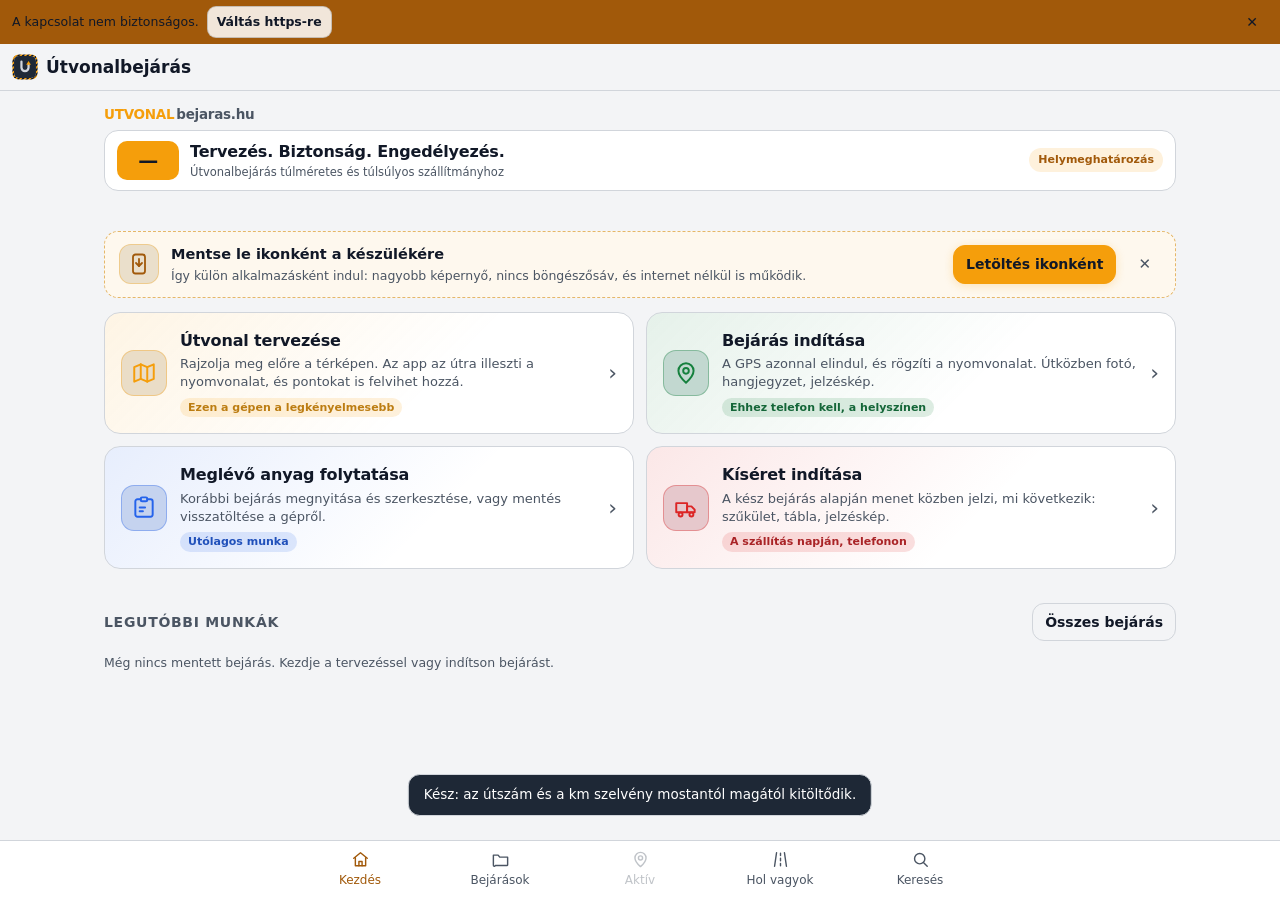
<file: utvonalbejaras/index.html>
<!DOCTYPE html>
<html lang="hu">
<head>
<meta charset="utf-8">
<meta name="viewport" content="width=device-width, initial-scale=1, viewport-fit=cover, maximum-scale=1">
<meta name="theme-color" content="#f3f4f6" media="(prefers-color-scheme: light)">
<meta name="theme-color" content="#111827" media="(prefers-color-scheme: dark)">
<meta name="description" content="Útvonalbejárás túlméretes szállítmányhoz: nyomvonal rögzítés, fotók méretjelöléssel, halvány útirány-nyíl és hangjegyzetek.">
<title>Útvonalbejárás</title>
<link rel="manifest" href="manifest.webmanifest">
<link rel="icon" href="icons/icon.svg" type="image/svg+xml">
<link rel="apple-touch-icon" href="icons/icon-192.png">
<meta name="apple-mobile-web-app-capable" content="yes">
<meta name="apple-mobile-web-app-status-bar-style" content="black-translucent">
<link rel="stylesheet" href="css/app.css">
</head>
<body>

<!-- Nem biztonságos kapcsolat: csak felajánljuk a váltást, nem kényszerítjük.
     (Az automatikus átirányítás ellehetetlenítette az oldalt ott, ahol a
     tanúsítvány még nem volt kész — ezért csak kattintásra váltunk.) -->
<div id="https-bar" class="https-bar" hidden>
  <span>A kapcsolat nem biztonságos.</span>
  <button id="https-switch" class="btn tiny" type="button">Váltás https-re</button>
  <button id="https-hide" class="icon-btn" type="button" aria-label="Bezárás">✕</button>
</div>

<header id="topbar">
  <button id="back-btn" class="icon-btn" hidden aria-label="Vissza">‹</button>
  <span class="brand-mark" aria-hidden="true"><svg viewBox="0 0 512 512" width="26" height="26"><defs><pattern id="tb-stripes" width="64" height="64" patternUnits="userSpaceOnUse" patternTransform="rotate(45)"><rect width="64" height="64" fill="#111827"/><rect width="32" height="64" fill="#f59e0b"/></pattern></defs><path fill-rule="evenodd" fill="url(#tb-stripes)" d="M128 8h256a120 120 0 0 1 120 120v256a120 120 0 0 1-120 120H128A120 120 0 0 1 8 384V128A120 120 0 0 1 128 8z M140 40h232a100 100 0 0 1 100 100v232a100 100 0 0 1-100 100H140A100 100 0 0 1 40 372V140A100 100 0 0 1 140 40z"/><path d="M140 40h232a100 100 0 0 1 100 100v232a100 100 0 0 1-100 100H140A100 100 0 0 1 40 372V140A100 100 0 0 1 140 40z" fill="#1f2937"/><path d="M186 150v118a70 70 0 0 0 140 0V196" fill="none" stroke="#d1d5db" stroke-width="44" stroke-linecap="round"/><path d="M326 136l46 74h-92z" fill="#f59e0b"/></svg></span>
  <h1 id="topbar-title">Útvonalbejárás</h1>
</header>

<main id="main">

  <!-- ================================================== kezdőképernyő -->
  <section class="screen" id="scr-home">
    <div class="pad home">
      <div class="home-hero">
        <p class="wordmark"><b>UTVONAL</b><span>bejaras.hu</span></p>

        <!-- a szlogen helyén az aktuális útszám és km szelvény -->
        <button id="home-hely" class="home-hely" type="button">
          <span id="home-hely-ut" class="home-hely-ut">—</span>
          <span class="home-hely-kozep">
            <span id="home-hely-szelv" class="home-hely-szelv">Tervezés. Biztonság. Engedélyezés.</span>
            <span id="home-hely-meta" class="home-hely-meta">Útvonalbejárás túlméretes és túlsúlyos szállítmányhoz</span>
          </span>
          <span id="home-hely-ind" class="home-hely-ind" hidden>Helymeghatározás</span>
        </button>
      </div>

      <div id="home-install" class="install-card" hidden>
        <span class="install-icon" aria-hidden="true"><svg viewBox="0 0 24 24" width="24" height="24" fill="none" stroke="currentColor" stroke-width="1.8" stroke-linecap="round" stroke-linejoin="round"><rect x="6" y="2.5" width="12" height="19" rx="2.5"/><path d="M12 7v7"/><path d="m9 11 3 3 3-3"/></svg></span>
        <span class="install-body">
          <strong id="home-install-title">Mentse le ikonként a készülékére</strong>
          <span id="home-install-desc" class="muted small">Így külön alkalmazásként indul: nagyobb képernyő, nincs böngészősáv, és internet nélkül is működik.</span>
        </span>
        <button id="home-install-btn" class="btn primary small" type="button">Letöltés ikonként</button>
        <button id="home-install-hide" class="icon-btn" type="button" aria-label="Most nem">✕</button>
      </div>

      <div class="mode-grid">
        <button id="home-plan" class="mode-card plan" type="button">
          <span class="mode-icon" aria-hidden="true"><svg viewBox="0 0 24 24" width="26" height="26" fill="none" stroke="currentColor" stroke-width="1.8" stroke-linecap="round" stroke-linejoin="round"><path d="M3 6.5 9 4l6 2.5L21 4v13.5L15 20l-6-2.5L3 20z"/><path d="M9 4v13.5M15 6.5V20"/></svg></span>
          <span class="mode-body">
            <span class="mode-title">Útvonal tervezése</span>
            <span class="mode-desc">Rajzolja meg előre a térképen. Az app az útra illeszti a nyomvonalat, és pontokat is felvihet hozzá.</span>
            <span class="mode-tag">GPS nélkül · gépen a legkényelmesebb</span>
          </span>
          <span class="mode-go" aria-hidden="true">›</span>
        </button>

        <button id="home-walk" class="mode-card walk" type="button">
          <span class="mode-icon" aria-hidden="true"><svg viewBox="0 0 24 24" width="26" height="26" fill="none" stroke="currentColor" stroke-width="1.8" stroke-linecap="round" stroke-linejoin="round"><path d="M12 21s7-6.2 7-11a7 7 0 1 0-14 0c0 4.8 7 11 7 11z"/><circle cx="12" cy="10" r="2.6"/></svg></span>
          <span class="mode-body">
            <span class="mode-title">Bejárás indítása</span>
            <span class="mode-desc">A GPS azonnal elindul, és rögzíti a nyomvonalat. Útközben fotó, hangjegyzet, jelzéskép.</span>
            <span class="mode-tag">Telefonon, a helyszínen</span>
          </span>
          <span class="mode-go" aria-hidden="true">›</span>
        </button>

        <button id="home-edit" class="mode-card edit" type="button">
          <span class="mode-icon" aria-hidden="true"><svg viewBox="0 0 24 24" width="26" height="26" fill="none" stroke="currentColor" stroke-width="1.8" stroke-linecap="round" stroke-linejoin="round"><path d="M15 4h3a2 2 0 0 1 2 2v12a2 2 0 0 1-2 2H6a2 2 0 0 1-2-2V6a2 2 0 0 1 2-2h3"/><rect x="9" y="2.2" width="6" height="3.6" rx="1.2"/><path d="M8 11.5h5M8 15h3"/></svg></span>
          <span class="mode-body">
            <span class="mode-title">Meglévő anyag folytatása</span>
            <span class="mode-desc">Korábbi bejárás megnyitása és szerkesztése, vagy mentés visszatöltése a gépről.</span>
            <span class="mode-tag">Utólagos munka</span>
          </span>
          <span class="mode-go" aria-hidden="true">›</span>
        </button>

        <button id="home-escort" class="mode-card escort" type="button">
          <span class="mode-icon" aria-hidden="true"><svg viewBox="0 0 24 24" width="26" height="26" fill="none" stroke="currentColor" stroke-width="1.8" stroke-linecap="round" stroke-linejoin="round"><path d="M3 7.5h10v8.5H3z"/><path d="M13 10.5h4l3 3v2.5h-7z"/><circle cx="7" cy="18" r="1.8"/><circle cx="17" cy="18" r="1.8"/></svg></span>
          <span class="mode-body">
            <span class="mode-title">Kíséret indítása</span>
            <span class="mode-desc">A kész bejárás alapján menet közben jelzi, mi következik: szűkület, tábla, jelzéskép.</span>
            <span class="mode-tag">A szállítás napján</span>
          </span>
          <span class="mode-go" aria-hidden="true">›</span>
        </button>
      </div>

      <div class="home-recent">
        <div class="row-between">
          <h3 class="section-title">Legutóbbi munkák</h3>
          <button id="home-all" class="btn ghost small" type="button">Összes bejárás</button>
        </div>
        <div id="home-list" class="list"></div>
        <p id="home-empty" class="muted small" hidden>
          Még nincs mentett bejárás. Kezdje a tervezéssel vagy indítson bejárást.
        </p>
      </div>
    </div>
  </section>

  <!-- ============================================ bejárások listája -->
  <section class="screen" id="scr-list" hidden>
    <div class="pad">
      <button id="new-session" class="btn primary block">+ Új bejárás indítása</button>
      <div class="search-row">
        <input id="list-filter" type="search" placeholder="Bejárás keresése név szerint…" autocomplete="off">
      </div>
      <div id="session-list" class="list"></div>
      <div id="list-empty" class="empty" hidden>
        <p><strong>Még nincs bejárás.</strong></p>
        <p>Indítson újat, és rögzítse a nyomvonalat, a fotókat, a méreteket és a hangjegyzeteket.</p>
      </div>
      <button id="licence-status" class="licence-status" hidden></button>

      <div class="footer-note">
        <label class="check-row">
          <input id="opt-watermark" type="checkbox" checked>
          <span>Felirat a fotókra (koordináta, útszám-szelvény, idő, cím)</span>
        </label>
        <label class="check-row">
          <input id="opt-online" type="checkbox">
          <span>Online kiegészítés (útra illesztés, útszám — internetet használ)</span>
        </label>
        <button id="opt-install" class="btn ghost small">⬇️ Mentés ikonként a készülékre</button>
        <button id="import-btn" class="btn ghost small">Mentés visszatöltése (JSON)</button>
        <input id="import-file" type="file" accept="application/json" hidden>
        <p id="storage-info" class="muted small"></p>
        <p id="offline-status" class="muted small"></p>
      </div>
    </div>
  </section>

  <!-- ================================================ aktív bejárás -->
  <section class="screen" id="scr-session" hidden>
    <div class="track-panel">
      <div class="track-map">
        <canvas id="track-canvas" aria-label="Rögzített nyomvonal"></canvas>
        <div class="map-zoom">
          <button id="track-zoom-in" class="map-zoom-btn" title="Nagyítás" aria-label="Nagyítás">＋</button>
          <button id="track-zoom-out" class="map-zoom-btn" title="Kicsinyítés" aria-label="Kicsinyítés">－</button>
          <button id="track-fit" class="map-zoom-btn" title="Teljes nyomvonal" aria-label="Teljes nyomvonal" hidden>⤢</button>
        </div>
      </div>
      <div class="track-stats">
        <div><span class="stat-val" id="st-distance">0 m</span><span class="stat-lbl" id="st-dist-label">Táv</span></div>
        <div><span class="stat-val" id="st-time">00:00</span><span class="stat-lbl">Idő</span></div>
        <div><span class="stat-val" id="st-points">0</span><span class="stat-lbl">Pont</span></div>
        <div><span class="stat-val" id="st-acc">—</span><span class="stat-lbl">GPS</span></div>
      </div>
      <!-- élő helyzet: melyik úton, melyik szelvénynél vagyunk most -->
      <div id="live-road" class="live-road" hidden>
        <span id="live-ut" class="live-ut">—</span>
        <span class="live-kozep">
          <span id="live-szelv" class="live-szelv">—</span>
          <span id="live-meta" class="live-meta"></span>
        </span>
        <button id="live-utcakep" class="btn ghost tiny" type="button" title="Utcakép ezen a ponton">👁 Utcakép</button>
      </div>

      <div class="track-actions">
        <button id="rec-toggle" class="btn rec">● Nyomvonal rögzítése</button>
        <button id="rec-mark" class="btn ghost small" disabled>Pont jelölése</button>
      </div>
      <button id="edit-track" class="btn ghost small block">Nyomvonal szerkesztése</button>
      <button id="reject-summary" class="reject-summary" hidden></button>
      <button id="dim-screen" class="btn ghost small block" hidden>Képernyő elsötétítése (rögzítés fut tovább)</button>
      <button id="start-escort" class="btn primary small block">Élő kísérés a szállításhoz</button>
      <p id="gps-status" class="muted small"></p>
    </div>

    <div class="capture-bar">
      <button id="cap-photo" class="cap">
        <span class="cap-icon" aria-hidden="true"><svg viewBox="0 0 24 24" width="22" height="22" fill="none" stroke="currentColor" stroke-width="1.8" stroke-linecap="round" stroke-linejoin="round"><path d="M3 8.5h3.2L8 6h8l1.8 2.5H21v10H3z"/><circle cx="12" cy="13" r="3.4"/></svg></span><span>Fotó</span>
      </button>
      <button id="cap-audio" class="cap">
        <span class="cap-icon" aria-hidden="true"><svg viewBox="0 0 24 24" width="22" height="22" fill="none" stroke="currentColor" stroke-width="1.8" stroke-linecap="round" stroke-linejoin="round"><rect x="9" y="2.6" width="6" height="11" rx="3"/><path d="M5 11.5a7 7 0 0 0 14 0M12 18.5V21"/></svg></span><span>Hangjegyzet</span>
      </button>
      <button id="cap-video" class="cap">
        <span class="cap-icon" aria-hidden="true"><svg viewBox="0 0 24 24" width="22" height="22" fill="none" stroke="currentColor" stroke-width="1.8" stroke-linecap="round" stroke-linejoin="round"><rect x="2.6" y="6.5" width="13" height="11" rx="2"/><path d="M15.6 11l5.8-3v8l-5.8-3z"/></svg></span><span>Videó</span>
      </button>
      <button id="cap-condition" class="cap">
        <span class="cap-icon" aria-hidden="true"><svg viewBox="0 0 24 24" width="22" height="22" fill="none" stroke="currentColor" stroke-width="1.8" stroke-linecap="round" stroke-linejoin="round"><path d="M12 3.5 22 20H2z"/><path d="M12 9.5v4.5M12 17h.01"/></svg></span><span>Állapot / tábla</span>
      </button>
      <button id="cap-sign" class="cap">
        <span class="cap-icon" aria-hidden="true"><svg viewBox="0 0 24 24" width="22" height="22" fill="none" stroke="currentColor" stroke-width="1.8" stroke-linecap="round" stroke-linejoin="round"><path d="M3 7.5h18v6H3z"/><path d="M3 7.5v12M21 7.5v12"/><path d="m5.5 13.5 5-6M11 13.5l5-6"/></svg></span><span>Jelzéskép</span>
      </button>
      <button id="cap-note" class="cap">
        <span class="cap-icon" aria-hidden="true"><svg viewBox="0 0 24 24" width="22" height="22" fill="none" stroke="currentColor" stroke-width="1.8" stroke-linecap="round" stroke-linejoin="round"><path d="M5 3.5h9l5 5V20a.5.5 0 0 1-.5.5h-13A.5.5 0 0 1 5 20z"/><path d="M14 3.5V9h5"/><path d="M8.5 13h7M8.5 16.5h4.5"/></svg></span><span>Jegyzet</span>
      </button>
      <button id="cap-import" class="cap">
        <span class="cap-icon" aria-hidden="true"><svg viewBox="0 0 24 24" width="22" height="22" fill="none" stroke="currentColor" stroke-width="1.8" stroke-linecap="round" stroke-linejoin="round"><path d="M3 6.5h6l2 2.5h10V19a.5.5 0 0 1-.5.5h-15A.5.5 0 0 1 3 19z"/></svg></span><span>Képek a gépről</span>
      </button>
      <input id="photo-input" type="file" accept="image/*" capture="environment" hidden multiple>
      <!-- capture nélkül: meglévő képek behozatalához (otthoni szerkesztés) -->
      <input id="photo-import-input" type="file" accept="image/*" hidden multiple>
      <input id="video-input" type="file" accept="video/*" capture="environment" hidden>
      <input id="attach-photo-input" type="file" accept="image/*" capture="environment" hidden>
      <input id="attach-video-input" type="file" accept="video/*" capture="environment" hidden>
    </div>

    <div class="pad">
      <div class="row-between">
        <h2 class="section-title">Rögzített elemek (<span id="item-count">0</span>)</h2>
        <div class="chips" id="item-filter">
          <button class="chip active" data-f="all">Mind</button>
          <button class="chip" data-f="photo">Fotó</button>
          <button class="chip" data-f="audio">Hang</button>
          <button class="chip" data-f="video">Videó</button>
          <button class="chip" data-f="condition">Állapot</button>
          <button class="chip" data-f="jelzes">Jelzéskép</button>
          <button class="chip" data-f="note">Jegyzet</button>
        </div>
      </div>
      <div id="item-list" class="items"></div>
      <div id="items-empty" class="empty" hidden>
        <p>Még nincs rögzített elem ebben a bejárásban.</p>
      </div>

      <h2 class="section-title">Bejárás adatai</h2>
      <div id="session-meta" class="meta-card"></div>
      <button id="backup-status" class="backup-status"></button>

      <div class="btn-grid">
        <button id="check-clearance" class="btn primary small">⚠️ Elfér a szerelvény?</button>
        <button id="export-html" class="btn primary small">📄 Riport (HTML)</button>
        <button id="kozut-open" class="btn primary small">📋 Közút dokumentumok kitöltése</button>
        <button id="export-json" class="btn ghost small">💾 Mentés</button>
        <button id="export-more" class="btn ghost small">⤓ Export</button>
        <button id="edit-session" class="btn ghost small">Adatok szerkesztése</button>
        <button id="open-track-map" class="btn ghost small">🗺️ Pontos nyomvonal térképen</button>
        <button id="delete-session" class="btn danger small">Bejárás törlése</button>
      </div>
    </div>
  </section>

  <!-- ================================================= élő helyzet -->
  <section class="screen" id="scr-helyzet" hidden>
    <div class="pad helyzet">
      <div class="helyzet-fo">
        <span id="hz-ut" class="hz-ut">—</span>
        <div class="hz-kozep">
          <span id="hz-szelv" class="hz-szelv">Helymeghatározás indul…</span>
          <span id="hz-meta" class="hz-meta"></span>
        </div>
      </div>

      <div id="hz-riaszt" class="hz-riaszt" hidden></div>

      <div class="hz-racs" id="hz-racs"></div>

      <h3 class="section-title" id="hz-elottunk-cim">Előttünk</h3>
      <div id="hz-elottunk" class="hz-lista"></div>

      <h3 class="section-title">Itt, ezen a szakaszon</h3>
      <div id="hz-korlatok" class="hz-lista"></div>

      <h3 class="section-title" id="hz-mogottunk-cim" hidden>Mögöttünk</h3>
      <div id="hz-mogottunk" class="hz-lista"></div>

      <div class="hz-lab">
        <button id="hz-utcakep" class="btn ghost small">👁 Utcakép itt</button>
        <button id="hz-pont" class="btn ghost small">📍 Pont felvétele ide</button>
      </div>
      <p id="hz-jarmu" class="muted small"></p>
      <p class="muted small">
        Forrás: Nemzeti Adathozzáférési Pont (NAP), CC BY 4.0. Tájékoztató adat —
        a helyszíni táblák és a közútkezelő döntése az irányadó.
      </p>
    </div>
  </section>

  <!-- ======================================================= keresés -->
  <section class="screen" id="scr-search" hidden>
    <div class="pad">
      <div class="search-row">
        <input id="q" type="search" placeholder="Keresés: jegyzet, méret, felirat, hely…" autocomplete="off">
      </div>
      <div class="chips" id="search-filter">
        <button class="chip active" data-f="all">Mind</button>
        <button class="chip" data-f="photo">Fotó</button>
        <button class="chip" data-f="audio">Hang</button>
        <button class="chip" data-f="note">Jegyzet</button>
        <button class="chip" data-f="dim">Csak méretezett</button>
      </div>
      <p class="muted small">A keresés a bejárások nevére, a jegyzetekre, a képre írt szövegekre és a beírt méretekre fut.</p>
      <div id="search-results" class="items"></div>
      <div id="search-empty" class="empty" hidden><p>Nincs találat.</p></div>
    </div>
  </section>

</main>

<nav id="tabbar">
  <button class="tab active" data-screen="home"><span class="tab-icon" aria-hidden="true"><svg viewBox="0 0 24 24" width="19" height="19" fill="none" stroke="currentColor" stroke-width="1.8" stroke-linecap="round" stroke-linejoin="round"><path d="M3.5 10.5 12 3.5l8.5 7"/><path d="M5.5 9.8V20h13V9.8"/><path d="M10 20v-5.5h4V20"/></svg></span>Kezdés</button>
  <button class="tab" data-screen="list"><span class="tab-icon" aria-hidden="true"><svg viewBox="0 0 24 24" width="19" height="19" fill="none" stroke="currentColor" stroke-width="1.8" stroke-linecap="round" stroke-linejoin="round"><path d="M3 6.5h6l2 2.5h10V19a.5.5 0 0 1-.5.5h-15A.5.5 0 0 1 3 19z"/></svg></span>Bejárások</button>
  <button class="tab" data-screen="session" disabled><span class="tab-icon" aria-hidden="true"><svg viewBox="0 0 24 24" width="19" height="19" fill="none" stroke="currentColor" stroke-width="1.8" stroke-linecap="round" stroke-linejoin="round"><path d="M12 21s7-6.2 7-11a7 7 0 1 0-14 0c0 4.8 7 11 7 11z"/><circle cx="12" cy="10" r="2.6"/></svg></span>Aktív</button>
  <button class="tab" data-screen="helyzet"><span class="tab-icon" aria-hidden="true"><svg viewBox="0 0 24 24" width="19" height="19" fill="none" stroke="currentColor" stroke-width="1.8" stroke-linecap="round" stroke-linejoin="round"><path d="M7 3.5 4.5 20.5M17 3.5l2.5 17"/><path d="M12 4v3M12 10.5v3M12 17v3"/></svg></span>Hol vagyok</button>
  <button class="tab" data-screen="search"><span class="tab-icon" aria-hidden="true"><svg viewBox="0 0 24 24" width="19" height="19" fill="none" stroke="currentColor" stroke-width="1.8" stroke-linecap="round" stroke-linejoin="round"><circle cx="11" cy="11" r="6.5"/><path d="m16 16 4.5 4.5"/></svg></span>Keresés</button>
</nav>

<!-- ================================================ fotó-szerkesztő -->
<div id="editor" class="overlay" hidden>
  <header class="overlay-bar">
    <button id="editor-cancel" class="icon-btn" aria-label="Bezárás">✕</button>
    <h2 id="editor-title">Fotó jelölése</h2>
    <button id="editor-save" class="btn primary small">Mentés</button>
  </header>

  <div id="editor-stage"><canvas id="editor-canvas"></canvas></div>

  <div class="editor-panel">
    <p id="editor-hint" class="hint"></p>

    <div id="editor-dir-panel" class="dir-panel" hidden>
      <div class="dir-head">
        <strong>Útirány-nyíl</strong>
        <span class="muted small">halvány, hogy ne takarja a képet</span>
      </div>
      <label class="slider-row">
        <span>Halványság</span>
        <input id="editor-dir-alpha" type="range" min="10" max="90" value="35">
        <span id="editor-dir-alpha-val" class="slider-val">35%</span>
      </label>
      <p class="dir-tip">
        A megrajzolt nyílon három fogópont jelenik meg: a két végpont, és középen
        a <strong>hajlítás</strong> — azt húzva állítható be a kanyar íve, bármelyik irányba.
      </p>
      <button type="button" id="editor-dir-straight" class="btn ghost tiny">Nyíl egyenesítése</button>
      <div class="quick-dirs">
        <span class="muted small">Gyors beszúrás:</span>
        <button type="button" class="btn ghost tiny" data-quickdir="left">⟸ Balra</button>
        <button type="button" class="btn ghost tiny" data-quickdir="right">Jobbra ⟹</button>
        <button type="button" class="btn ghost tiny" data-quickdir="up">⇧ Előre</button>
        <button type="button" class="btn ghost tiny" data-quickdir="down">⇩ Hátra</button>
      </div>
    </div>

    <div id="editor-compass-panel" class="dir-panel" hidden>
      <div class="dir-head">
        <strong>Iránytű</strong>
        <span class="muted small">minden fotóra rákerül az égtáj</span>
      </div>
      <p class="dir-tip">
        Jelenlegi irány: <strong id="editor-compass-value">—</strong>.
        Koppintson a képre, ahová az iránytű kerüljön.
      </p>
      <div class="quick-dirs">
        <button type="button" id="editor-compass-edit" class="btn ghost tiny">Irány javítása</button>
        <button type="button" id="editor-compass-remove" class="btn ghost tiny">Eltávolítás a képről</button>
      </div>
    </div>

    <div id="editor-tools" class="tools"></div>

    <div class="editor-row">
      <div id="editor-colors" class="colors"></div>
      <label class="slider-row compact">
        <span>Vastag.</span>
        <input id="editor-width" type="range" min="2" max="24" value="6">
      </label>
    </div>

    <div class="editor-row">
      <span id="editor-count" class="muted small">Nincs jelölés</span>
      <div class="spacer"></div>
      <button id="editor-undo" class="btn ghost tiny">↶ Vissza</button>
      <button id="editor-redo" class="btn ghost tiny">↷ Újra</button>
      <button id="editor-clear" class="btn ghost tiny">Összes törlése</button>
    </div>
  </div>
</div>

<!-- =================================== Közút dokumentumok kitöltése -->
<div id="kozut" class="overlay" hidden>
  <header class="overlay-bar">
    <button id="kozut-close" class="icon-btn" aria-label="Bezárás">✕</button>
    <h2>Közút dokumentumok</h2>
  </header>

  <div class="kozut-body">
    <p class="hint">
      Töltse be a Magyar Közúttól kapott Word-űrlapokat. Az app felismeri,
      melyik melyik, és kitölti őket a bejárás adataival — a dokumentum többi
      része (fejléc, iktatószám, szerelvény adatai, útvonal) változatlan marad.
    </p>

    <h3 class="section-head">1. A Közúttól kapott fájlok</h3>
    <div id="kozut-list" class="kozut-list"></div>
    <input id="kozut-file" type="file" multiple hidden
      accept=".docx,application/vnd.openxmlformats-officedocument.wordprocessingml.document">
    <button id="kozut-add" class="btn ghost small block">📎 .docx fájlok betöltése</button>

    <h3 class="section-head">2. Közös adatok</h3>
    <div id="kozut-form" class="kozut-fields"></div>

    <h3 class="section-head">3. Úthálózati adat (NAP) — már be van építve</h3>
    <p class="hint">
      Az országos <b>szelvényjel-adat az alkalmazás része</b>: az első indításkor
      magától települ, és magától frissül. Ezért <b>minden ponthoz magától megjelenik
      az útszám és a km szelvény</b> — keresgélés nélkül, a készüléken, hálózat nélkül is.
      Itt nincs teendő.
    </p>
    <p class="hint">
      Saját adatot csak akkor kell betöltenie, ha a <i>teljes országos közúthálózatot</i>
      (vonalas adat) is használni szeretné: az pontosabb, de sokkal nagyobb helyet foglal.
      A csomagok a <a href="https://napportal.kozut.hu/" target="_blank" rel="noopener">Nemzeti
      Adathozzáférési Pontról</a> tölthetők le (regisztráció után, ingyen). Formátum:
      <b>GeoJSON</b>, vagy <b>shapefile</b> — ilyenkor a <code>.shp</code> és a
      <code>.dbf</code> fájlt <b>együtt</b> jelölje ki (ZIP-ben is jó).
    </p>
    <div id="kozut-net" class="kozut-net"></div>
    <input id="kozut-net-file" type="file" hidden multiple accept=".geojson,.json,.zip,.shp,.dbf,application/geo+json,application/json,application/zip">
    <button id="kozut-net-add" class="btn ghost small block">🛣️ Úthálózati fájl betöltése</button>

    <h3 class="section-head">4. Helyszínek (a jegyzékhez és a részletezőhöz)</h3>
    <p class="hint">
      Az útszám, a km szelvény és a település a beépített országos adatból
      magától kitöltődik. Ha egy ponthoz mégsem jön ki (például nem országos
      közút, vagy pontatlan volt a GPS), beírhatja kézzel az elem adatlapján,
      vagy kikeresheti a Magyar Közút
      <a href="https://utszamkereso.kozut.hu/" target="_blank" rel="noopener">útszámkeresőjével</a>:
    </p>
    <ol class="hint">
      <li><b>🔎 Útszám és szelvény keresése</b> — a koordináta a vágólapra kerül,
        és megnyílik a kereső.</li>
      <li>A <i>Koordinátakeresőben</i>: <b>Beilleszt</b> → <b>Keres</b>, majd
        <b>kattintson rá a megjelölt pontra</b> — csak ekkor jön elő jobb oldalt az
        <i>Útszám</i> és a <i>Szelvény</i>.</li>
      <li>Jelölje ki és másolja ki azt a panelt, itt pedig nyomja meg a
        <b>📋 Beillesztés a keresőből</b> gombot — az app kiszedi belőle az
        útszámot és a szelvényt.</li>
    </ol>
    <div id="kozut-rows" class="kozut-rows"></div>
  </div>

  <div class="kozut-foot">
    <button id="kozut-fill" class="btn primary block">📥 Mind kitöltése és letöltése</button>
  </div>
</div>

<!-- ============================================== élő kísérés -->
<div id="escort" class="overlay" hidden>
  <header class="overlay-bar">
    <button id="escort-close" class="icon-btn" aria-label="Kilépés">✕</button>
    <h2>Élő kísérés</h2>
    <span id="escort-gps" class="muted small">GPS…</span>
  </header>

  <p id="escort-headline" class="escort-headline">Helymeghatározás indul…</p>
  <p id="escort-offroute" class="escort-offroute" hidden></p>

  <div id="escort-stage">
    <canvas id="escort-canvas"></canvas>
    <div class="map-zoom">
      <button id="escort-zoom-in" class="map-zoom-btn" title="Nagyítás" aria-label="Nagyítás">＋</button>
      <button id="escort-zoom-out" class="map-zoom-btn" title="Kicsinyítés" aria-label="Kicsinyítés">－</button>
      <button id="escort-follow" class="map-zoom-btn active" title="Középre: a saját pozíció követése" aria-label="Saját pozíció követése">📍</button>
      <button id="escort-fit" class="map-zoom-btn" title="Teljes útvonal" aria-label="Teljes útvonal">⤢</button>
    </div>
  </div>

  <div class="escort-panel">
    <div id="escort-next" class="escort-list"></div>

    <div class="escort-add">
      <span class="muted small">Új észrevétel:</span>
      <button id="escort-add-photo" class="btn ghost tiny">📷 Fotó</button>
      <button id="escort-add-video" class="btn ghost tiny">🎬 Videó</button>
      <button id="escort-add-audio" class="btn ghost tiny">🎙️ Hang</button>
      <button id="escort-add-condition" class="btn ghost tiny">⚠️ Állapot</button>
      <button id="escort-add-sign" class="btn ghost tiny">🚧 Jelzéskép</button>
    </div>

    <div class="editor-row">
      <label class="slider-row compact">
        <span>Jelzés</span>
        <select id="escort-radius">
          <option value="150">150 m-nél</option>
          <option value="300">300 m-nél</option>
          <option value="500">500 m-nél</option>
        </select>
      </label>
      <label class="check-row"><input id="escort-critical" type="checkbox"><span>Csak kritikus</span></label>
      <label class="check-row"><input id="escort-sound" type="checkbox" checked><span>Hang</span></label>
    </div>
    <p id="escort-count" class="muted small"></p>
  </div>

  <div id="escort-alert" class="escort-alert" hidden>
    <header class="escort-alert-head">
      <div>
        <h3 id="escort-alert-title">—</h3>
        <p id="escort-alert-dist" class="escort-sub">—</p>
      </div>
      <button id="escort-alert-close" class="btn primary small">Rendben</button>
    </header>
    <div id="escort-alert-body" class="escort-alert-body"></div>
  </div>
</div>

<!-- ====================================== takarékos rögzítő képernyő -->
<div id="dark-mode" class="overlay dark-mode" hidden>
  <div class="dark-inner">
    <p class="dark-note">Rögzítés fut</p>
    <p id="dark-distance" class="dark-big">0 m</p>
    <p id="dark-info" class="dark-sub">—</p>
    <p class="dark-hint">
      A képernyő sötét, de az alkalmazás ébren van, és rögzíti a nyomvonalat.<br>
      A telefont <strong>ne zárja le</strong> — akkor a mérés megszakad.
    </p>
    <button id="dark-exit" class="btn ghost small">Vissza a kezelőfelületre</button>
  </div>
</div>

<!-- ============================================== hangfelvevő panel -->
<div id="rec-overlay" class="overlay center" hidden>
  <div class="rec-card">
    <h2>Hangjegyzet rögzítése</h2>
    <div class="level"><div id="rec-level"></div></div>
    <p id="rec-time" class="rec-time">0:00</p>
    <p class="muted small">Mondja fel a helyszíni megjegyzést — a felvétel a bejárás aktuális pozíciójához kapcsolódik.</p>
    <div class="modal-actions">
      <button id="rec-cancel" class="btn ghost">Elvetés</button>
      <button id="rec-stop" class="btn primary">Felvétel mentése</button>
    </div>
  </div>
</div>

<!-- ============================================ nyomvonal-szerkesztő -->
<div id="trackedit" class="overlay" hidden>
  <header class="overlay-bar">
    <button id="trackedit-close" class="icon-btn" aria-label="Bezárás">✕</button>
    <h2>Szerkesztés</h2>
    <div class="zoom-group">
      <button id="trackedit-goto" class="btn ghost tiny" title="Ugrás helyre">🔍<span class="lbl"> Ugrás helyre</span></button>
      <button id="trackedit-map" class="btn ghost tiny" title="Alaptérkép">🗺️<span class="lbl"> Térkép</span></button>
      <button id="trackedit-zoom-out" class="icon-btn" aria-label="Kicsinyítés">−</button>
      <button id="trackedit-zoom-in" class="icon-btn" aria-label="Nagyítás">+</button>
      <button id="trackedit-fit" class="btn ghost tiny" title="Teljes útvonal">⤢<span class="lbl"> Illesztés</span></button>
    </div>
  </header>

  <div id="trackedit-body">
    <div id="trackedit-stage">
      <canvas id="trackedit-canvas"></canvas>
      <div id="trackedit-badge" class="map-badge" hidden></div>
    </div>

    <div class="editor-panel">
      <!-- Mit csinál most a koppintás: egy helyen, mindig látszik -->
      <div class="modebar" id="trackedit-modes" role="tablist">
        <button class="mode" type="button" data-mode="view" role="tab">
          <span class="mode-icon">👆</span><span class="mode-label">Nézegetés</span>
        </button>
        <button class="mode" type="button" data-mode="draw" role="tab">
          <span class="mode-icon">✏️</span><span class="mode-label">Útvonal tervezése</span>
        </button>
        <button class="mode" type="button" data-mode="kozut" role="tab">
          <span class="mode-icon">📋</span><span class="mode-label">Közút útvonala</span>
        </button>
        <button class="mode" type="button" data-mode="add" role="tab">
          <span class="mode-icon">📍</span><span class="mode-label">Pont felvétele</span>
        </button>
        <button class="mode" type="button" data-mode="select" role="tab">
          <span class="mode-icon">✂️</span><span class="mode-label">Szakasz kijelölése</span>
        </button>
        <button class="mode" type="button" data-mode="jelzes" role="tab">
          <span class="mode-icon">🚧</span><span class="mode-label">Jelzéskép</span>
        </button>
      </div>

      <p id="trackedit-hint" class="hint"></p>
      <p id="trackedit-keys" class="hint keys" hidden></p>

      <!-- rajzolás -->
      <div class="editor-row" id="trackedit-drawbar" hidden>
        <button id="trackedit-draw-done" class="btn primary small">✓ Szakasz kész</button>
        <button id="trackedit-draw-undo" class="btn ghost small">↶ Vissza</button>
        <button id="trackedit-draw-cancel" class="btn ghost small">Eldobás</button>
        <button id="trackedit-roadsnap" class="btn ghost small" hidden>🛣️ Úthoz illesztés</button>
      </div>

      <!-- szakasz kijelölése -->
      <div id="trackedit-drawnsel" class="drawnsel" hidden>
        <p class="drawnsel-head">Kijelölt rész a berajzolt vonalon</p>
        <p id="trackedit-drawnsel-stats" class="hint"></p>
        <div class="editor-row">
          <button id="trackedit-drawnsel-del" class="btn danger small">Kijelölt rész törlése</button>
          <button id="trackedit-drawnsel-split" class="btn ghost small">Kettévágás itt</button>
          <button id="trackedit-drawnsel-jelzes" class="btn ghost small">🚧 Jelzéskép erre a szakaszra</button>
          <button id="trackedit-drawnsel-clear" class="btn ghost tiny">Mégse</button>
        </div>
      </div>

      <div id="trackedit-selinfo" hidden>
        <p id="trackedit-selstats" class="hint"></p>
        <label class="slider-row"><span>A pont</span><input id="trackedit-from" type="range" min="0" max="0" value="0"></label>
        <label class="slider-row"><span>B pont</span><input id="trackedit-to" type="range" min="0" max="0" value="0"></label>
      </div>
      <div class="editor-row" id="trackedit-normalbar" hidden>
        <button id="trackedit-reject" class="btn ghost small" disabled>⚠️ Elvetett</button>
        <button id="trackedit-accept" class="btn ghost small" disabled>✓ Érvényes</button>
        <button id="trackedit-delete" class="btn danger small" disabled>🗑 Törlés</button>
        <button id="trackedit-clear-sel" class="btn ghost tiny" disabled>Kijelölés vége</button>
      </div>
      <button id="trackedit-jelzes-szakasz" class="btn ghost small block" hidden disabled>
        🚧 Jelzéskép erre a szakaszra
      </button>
      <button id="trackedit-turnaround" class="btn ghost small block" hidden disabled>
        ↩️ Innen fordultunk vissza
      </button>

      <div class="legend">
        <span class="legend-item"><i class="swatch-line ok"></i>Érvényes: <strong id="te-ok">0 m</strong></span>
        <span class="legend-item"><i class="swatch-line rejected"></i>Elvetett: <strong id="te-rejected">0 m</strong></span>
        <span class="legend-item" id="te-drawn-item" hidden><i class="swatch-line drawn"></i>Tervezett: <strong id="te-drawn">0 m</strong></span>
      </div>

      <div id="trackedit-drawn-wrap" hidden>
        <h3 class="section-title">Tervezett szakaszok</h3>
        <div id="trackedit-drawn-list" class="sections"></div>
        <div class="editor-row" id="trackedit-drawn-actions" hidden>
          <button id="trackedit-drawn-rename" class="btn ghost tiny">Átnevezés</button>
          <button id="trackedit-drawn-delete" class="btn danger tiny">Szakasz törlése</button>
        </div>
      </div>

      <div id="trackedit-sections-wrap" hidden>
        <h3 class="section-title">Elvetett szakaszok</h3>
        <div id="trackedit-sections" class="sections"></div>
      </div>
    </div>
  </div>
</div>

<!-- ====================================== akadályok az útvonalon -->
<div id="akadalyok" class="overlay" hidden>
  <header class="overlay-bar">
    <button id="akadalyok-close" class="icon-btn" aria-label="Bezárás">✕</button>
    <h2>Elfér a szerelvény?</h2>
  </header>
  <div id="akadalyok-body" class="viewer-body"></div>
  <div class="viewer-actions" id="akadalyok-actions"></div>
</div>

<!-- ============================================== elem részletek -->
<div id="viewer" class="overlay" hidden>
  <header class="overlay-bar">
    <button id="viewer-close" class="icon-btn" aria-label="Bezárás">✕</button>
    <h2 id="viewer-title">Elem</h2>
    <button id="viewer-delete" class="icon-btn danger" aria-label="Törlés"><svg viewBox="0 0 24 24" width="19" height="19" fill="none" stroke="currentColor" stroke-width="1.8" stroke-linecap="round" stroke-linejoin="round" aria-hidden="true"><path d="M4 6.5h16"/><path d="M9 6.5V4h6v2.5"/><path d="M6 6.5 7 20a.5.5 0 0 0 .5.5h9a.5.5 0 0 0 .5-.5l1-13.5"/></svg></button>
  </header>
  <div id="viewer-body" class="viewer-body"></div>
  <div class="viewer-actions" id="viewer-actions"></div>
</div>

<script type="module" src="js/app.js"></script>
</body>
</html>
</file>
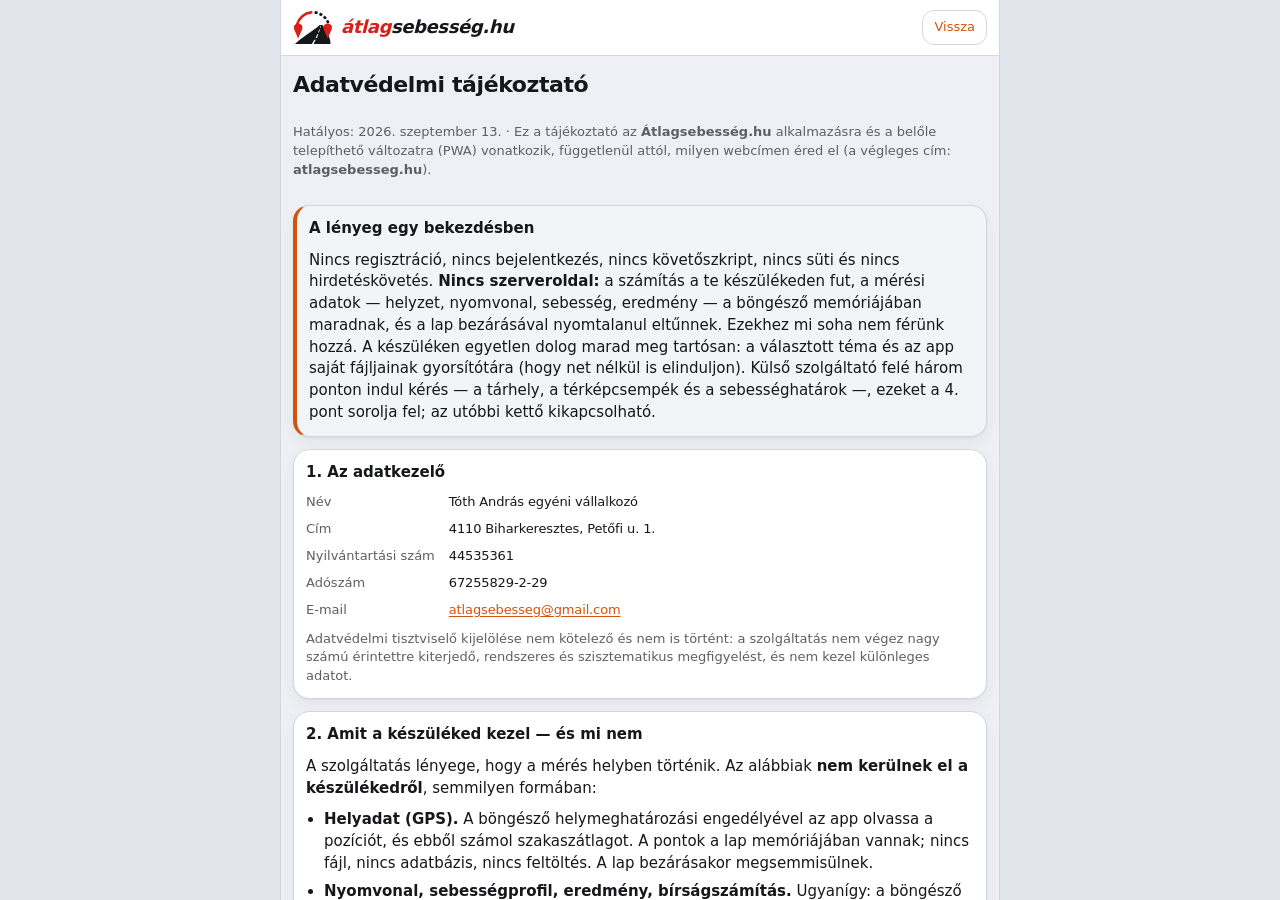
<file: atlagsebesseg/adatvedelem.html>
<!DOCTYPE html>
<html lang="hu">
<head>
<meta charset="utf-8">
<meta name="viewport" content="width=device-width, initial-scale=1, viewport-fit=cover">
<meta name="theme-color" content="#0e0e10">
<script>
/* Ugyanaz a témabetöltés, mint a főoldalon: a stíluslap előtt dől el,
   különben betöltéskor felvillanna a másik szín. */
(function () {
  var m = null;
  try { m = localStorage.getItem('atlagsebesseg-tema'); } catch (e) { /* privát ablak */ }
  var sotet = m === 'sotet' ||
    (m !== 'vilagos' && window.matchMedia('(prefers-color-scheme: dark)').matches);
  document.documentElement.setAttribute('data-theme', sotet ? 'dark' : 'light');
  if (!sotet) {
    document.querySelector('meta[name="theme-color"]').setAttribute('content', '#eef0f5');
  }
})();
</script>
<meta name="description" content="Az átlagsebesseg.hu adatvédelmi tájékoztatója és impresszuma. Nincs regisztráció, nincs követőszkript, a mérési adatok nem hagyják el a készüléket.">
<title>Adatvédelem és impresszum – Átlagsebesség.hu</title>
<link rel="canonical" href="https://atlagsebesseg.hu/adatvedelem.html">
<link rel="icon" href="icons/icon.svg" type="image/svg+xml">
<link rel="apple-touch-icon" href="icons/icon-192.png">
<meta property="og:type" content="article">
<meta property="og:site_name" content="Átlagsebesség.hu">
<meta property="og:locale" content="hu_HU">
<meta property="og:url" content="https://atlagsebesseg.hu/adatvedelem.html">
<meta property="og:title" content="Adatvédelem és impresszum – Átlagsebesség.hu">
<meta property="og:description" content="Nincs szerveroldal: a mérési adatok nem hagyják el a készüléket. A teljes adatvédelmi tájékoztató és az impresszum.">
<link rel="stylesheet" href="css/app.css">
</head>
<body>

<header id="topbar">
  <a class="jog-vissza-jel" href="index.html" aria-label="Vissza az alkalmazáshoz">
    <svg class="logo" aria-hidden="true" viewBox="60 118 392 344">
      <path d="M78 452 C140 392 250 330 322 266 L348 266 C392 330 430 392 428 452 Z" fill="currentColor"/>
      <g fill="var(--surface)">
        <path d="M331.0 272 L335.4 272 L329.0 296 L323.1 296 Z"/>
        <path d="M318.5 310 L325.3 310 L313.9 340 L305.1 340 Z"/>
        <path d="M297.8 356 L307.6 356 L295.0 392 L282.8 392 Z"/>
        <path d="M269.0 410 L282.3 410 L261.0 452 L245.0 452 Z"/>
      </g>
      <path d="M100 258 A161 161 0 0 1 238.2 141.4" fill="none" stroke="var(--marka)" stroke-width="26" stroke-linecap="round"/>
      <path d="M271.8 141.4 A161 161 0 0 1 410 258" fill="none" stroke="currentColor" stroke-width="26" stroke-dasharray="30 20"/>
      <g fill="var(--marka)">
        <path d="M71.5 308.8 A42 42 0 1 1 148.5 308.8 L110 397 Z"/>
        <path d="M361.5 308.8 A42 42 0 1 1 438.5 308.8 L400 397 Z"/>
      </g>
    </svg>
  </a>
  <h1><span class="wm-elso">átlag</span>sebesség.hu</h1>
  <a class="btn ghost small" href="index.html">Vissza</a>
</header>

<main id="main">
  <div class="pad jogi">

    <h2 class="jog-focim">Adatvédelmi tájékoztató</h2>
    <p class="muted small">
      Hatályos: 2026. szeptember 13. · Ez a tájékoztató az
      <strong>Átlagsebesség.hu</strong> alkalmazásra és a belőle telepíthető
      változatra (PWA) vonatkozik, függetlenül attól, milyen webcímen éred
      el (a végleges cím: <strong>atlagsebesseg.hu</strong>).
    </p>

    <section class="card kiemelt">
      <h3 class="card-title">A lényeg egy bekezdésben</h3>
      <p>
        Nincs regisztráció, nincs bejelentkezés, nincs követőszkript, nincs
        süti és nincs hirdetéskövetés. <strong>Nincs szerveroldal:</strong> a számítás a te
        készülékeden fut, a mérési adatok — helyzet, nyomvonal, sebesség,
        eredmény — a böngésző memóriájában maradnak, és a lap bezárásával
        nyomtalanul eltűnnek. Ezekhez mi soha nem férünk hozzá. A készüléken
        egyetlen dolog marad meg tartósan: a választott téma és az app saját
        fájljainak gyorsítótára (hogy net nélkül is elinduljon). Külső
        szolgáltató felé három ponton indul kérés — a tárhely, a
        térképcsempék és a sebességhatárok —, ezeket a 4. pont sorolja fel;
        az utóbbi kettő kikapcsolható.
      </p>
    </section>

    <section class="card">
      <h3 class="card-title">1. Az adatkezelő</h3>
      <dl class="kv szeles">
        <dt>Név</dt><dd>Tóth András egyéni vállalkozó</dd>
        <dt>Cím</dt><dd>4110 Biharkeresztes, Petőfi u. 1.</dd>
        <dt>Nyilvántartási szám</dt><dd>44535361</dd>
        <dt>Adószám</dt><dd>67255829-2-29</dd>
        <dt>E-mail</dt><dd><a href="mailto:atlagsebesseg@gmail.com">atlagsebesseg@gmail.com</a></dd>
      </dl>
      <p class="muted small">
        Adatvédelmi tisztviselő kijelölése nem kötelező és nem is történt:
        a szolgáltatás nem végez nagy számú érintettre kiterjedő, rendszeres
        és szisztematikus megfigyelést, és nem kezel különleges adatot.
      </p>
    </section>

    <section class="card">
      <h3 class="card-title">2. Amit a készüléked kezel — és mi nem</h3>
      <p>
        A szolgáltatás lényege, hogy a mérés helyben történik. Az alábbiak
        <strong>nem kerülnek el a készülékedről</strong>, semmilyen formában:
      </p>
      <ul class="tick">
        <li><strong>Helyadat (GPS).</strong> A böngésző helymeghatározási
            engedélyével az app olvassa a pozíciót, és ebből számol
            szakaszátlagot. A pontok a lap memóriájában vannak; nincs fájl,
            nincs adatbázis, nincs feltöltés. A lap bezárásakor megsemmisülnek.</li>
        <li><strong>Nyomvonal, sebességprofil, eredmény, bírságszámítás.</strong>
            Ugyanígy: a böngésző memóriájában keletkeznek és ott is maradnak.</li>
        <li><strong>Az eredménykép.</strong> A megosztható képet a böngésző
            rajzolja a készüléken. Csak akkor kerül bárhová, ha te magad
            mented vagy megosztod — azt már te indítod, és arra a célalkalmazás
            saját szabályzata vonatkozik.</li>
      </ul>
      <p class="muted small">
        A helymeghatározási engedélyt a böngésző kéri, és bármikor
        visszavonhatod a böngésző oldalbeállításaiban. Enélkül a GPS-es
        szimuláció nem működik, a kalkulátor viszont igen.
      </p>
    </section>

    <section class="card">
      <h3 class="card-title">3. Amit a készüléken tárolunk</h3>
      <dl class="kv szeles">
        <dt>Mi</dt><dd>a választott téma („rendszer”, „világos” vagy „sötét”)</dd>
        <dt>Hol</dt><dd><code>localStorage</code>, kulcs: <code>atlagsebesseg-tema</code></dd>
        <dt>Meddig</dt><dd>amíg ki nem törlöd a böngészőadatokat</dd>
        <dt>Jogalap</dt><dd>az általad kifejezetten kért szolgáltatáshoz feltétlenül szükséges tárolás</dd>
      </dl>
      <p>
        Ez egyetlen szó, nem azonosít téged, nem kerül el a készülékről, és
        nem is olvassa senki rajtad kívül. <strong>Sütit (cookie-t) az oldal
        nem használ</strong>, és mérési adatot soha nem tárol.
      </p>
      <h4 class="jog-alcim">Az app saját fájljainak gyorsítótára</h4>
      <p>
        Ezen kívül a böngésző <em>service worker</em> gyorsítótárában
        eltárolódnak az alkalmazás saját fájljai (HTML, stílus, kód, ikonok,
        betűtípus). Ettől indul el az app internet nélkül is. Ez a
        gyorsítótár <strong>kizárólag a mi fájljainkat tartalmazza</strong>,
        nem tárol rólad semmilyen adatot, és a böngészőadatok törlésével
        vagy az alkalmazás eltávolításával eltűnik. Jogalapja ugyanaz: az
        általad kifejezetten kért szolgáltatás működéséhez szükséges.
      </p>
    </section>

    <section class="card">
      <h3 class="card-title">4. Külső szolgáltatások</h3>
      <p>
        Három ponton hagy el adat a készüléket. Mindhárom esetben az adott
        szolgáltató a saját szabályzata szerint kezeli, amit lát; erre nekünk
        nincs ráhatásunk.
      </p>

      <!-- A tárhelyszolgáltató neve az impresszumnak is kötelező eleme
           (Elker tv.). Ha a tárhelyet később másik szolgáltatóhoz viszed,
           ezt a bekezdést ÉS az impresszum „Tárhely” sorát is át kell írni. -->
      <h4 class="jog-alcim">a) Tárhely</h4>
      <p>
        Az oldal fájljait az <strong>INTRONET Kft.</strong> (1032 Budapest,
        Kenyeres utca 14.) szolgálja ki. A kiszolgálás során a szolgáltató
        naplózhatja a kérés IP-címét, idejét és a böngésző azonosítóját — ez
        minden weboldalnál így van, üzemeltetési és biztonsági célból.
        A szolgáltató kiszolgálói Magyarországon vannak, tehát ezek az adatok
        <strong>nem hagyják el az Európai Gazdasági Térséget</strong>.
      </p>
      <p>
        <strong>Ebből a naplóból nézzük a látogatottságot.</strong> A
        tárhelyszolgáltató a naplóból összesített statisztikát készít
        (látogatószám, oldalletöltés, honnan érkeztek a látogatók, milyen
        böngészőt használtak), és ezt tekintjük meg időnként. Ehhez
        <strong>nem használunk sütit, követőszkriptet vagy egyedi
        azonosítót</strong>, és nem kapcsolunk össze semmit egyetlen
        személlyel sem: minket az összesített szám érdekel, nem az, hogy ki
        volt itt. Jogalap: a szolgáltatás működtetéséhez és fejlesztéséhez
        fűződő jogos érdek (GDPR 6. cikk (1) f)). A naplók megőrzési idejét
        a tárhelyszolgáltató határozza meg.
      </p>

      <h4 class="jog-alcim">b) Térképcsempék</h4>
      <p>
        A térkép csempéit — világos és sötét témában egyaránt — az
        <a href="https://osmfoundation.org/wiki/Privacy_Policy" rel="noopener" target="_blank">OpenStreetMap Foundation</a>
        (Egyesült Királyság) szervere adja. Ezek a kérések elárulják a
        szolgáltatónak a te IP-címedet és azt, hogy a térkép melyik
        területét nézed — tehát hozzávetőlegesen azt is, hol jársz.
        A sötét térképhez nem másik szolgáltatót hívunk: ugyanezeket a
        csempéket a te böngésződ sötétíti, a készüléken.
      </p>

      <h4 class="jog-alcim">c) Sebességhatárok — Overpass API</h4>
      <p>
        A táblák szerinti sebességhatárokat az OpenStreetMap adataiból kérjük
        le az <strong>overpass-api.de</strong>, illetve tartalékként az
        <strong>overpass.kumi.systems</strong> szolgáltatástól (mindkettő
        Németország). A kérés a vizsgált útszakasz koordinátáit tartalmazza,
        és mérés közben <strong>magától is lefut</strong>, nagyjából
        kilométerenként, hogy a kijelzett határ mindig az legyen, ami tényleg
        ki van téve. A szolgáltató ilyenkor látja a kérés IP-címét és a kért
        terület koordinátáit.
      </p>
      <p class="figyelem">
        A b) és c) pont külön-külön kikapcsolható: a térképcsempék és a
        „Sebességhatárok automatikus lekérése” kapcsolója is a Haladó
        beállítások között van. Ha mindkettőt kikapcsolod, a megnyitott
        oldalról <strong>nem indul több külső kérés</strong> — az a) pont
        szerinti tárhely felé viszont már az oldal betöltésekor megtörtént a
        kérés, ez nélkülözhetetlen ahhoz, hogy az oldal egyáltalán
        betöltsön.
      </p>
    </section>

    <section class="card">
      <h3 class="card-title">5. Jogalap, megőrzés, címzettek</h3>
      <dl class="kv szeles">
        <dt>Jogalap</dt>
        <dd>A készüléken maradó mérési adatokat nem mi kezeljük. A külső
            kérésekre a szolgáltatás nyújtásához fűződő jogos érdek
            (GDPR 6. cikk (1) f)) az alap; a helymeghatározáshoz a
            hozzájárulásodat a böngésző engedélykérője rögzíti, és bármikor
            visszavonható.</dd>
        <dt>Megőrzés</dt>
        <dd>Mi semmit nem őrzünk meg, mert semmit nem gyűjtünk. A külső
            szolgáltatók naplóira a saját megőrzési idejük vonatkozik.</dd>
        <dt>Címzettek</dt>
        <dd>A 4. pontban felsorolt szolgáltatók. Adatot senkinek nem adunk
            át, nem értékesítünk, és profilalkotás sem történik. A
            látogatottsági statisztikát a tárhelyszolgáltató naplójából mi
            magunk tekintjük meg, összesített formában.</dd>
        <dt>Automatizált döntéshozatal</dt>
        <dd>Nincs. Az app számításai tájékoztató jellegűek, nem járnak rád
            nézve joghatással.</dd>
      </dl>
    </section>

    <section class="card">
      <h3 class="card-title">6. A te jogaid</h3>
      <p>
        A GDPR alapján kérheted a rád vonatkozó adatokhoz való hozzáférést,
        azok helyesbítését, törlését, a kezelés korlátozását, tiltakozhatsz a
        kezelés ellen, és kérheted az adathordozhatóságot. A gyakorlatban
        ezek nagy része tárgytalan: nem tárolunk rólad semmit, amit ki
        lehetne adni vagy törölni lehetne. A készüléken maradó adatokat te
        magad törlöd a lap bezárásával, illetve a böngészőadatok törlésével.
      </p>
      <p>
        Kérdés, kérés, panasz: <a href="mailto:atlagsebesseg@gmail.com">atlagsebesseg@gmail.com</a>.
        Legkésőbb egy hónapon belül válaszolunk.
      </p>
      <h4 class="jog-alcim">Panasz és jogorvoslat</h4>
      <p>
        Ha úgy érzed, sérült a személyes adataid védelméhez fűződő jogod,
        panaszt tehetsz a felügyeleti hatóságnál, vagy bírósághoz fordulhatsz
        (a per a lakóhelyed szerinti törvényszék előtt is megindítható).
      </p>
      <dl class="kv szeles">
        <dt>Hatóság</dt><dd>Nemzeti Adatvédelmi és Információszabadság Hatóság (NAIH)</dd>
        <dt>Cím</dt><dd>1055 Budapest, Falk Miksa utca 9–11.</dd>
        <dt>Postacím</dt><dd>1363 Budapest, Pf. 9.</dd>
        <dt>Telefon</dt><dd>+36 1 391 1400</dd>
        <dt>E-mail</dt><dd><a href="mailto:ugyfelszolgalat@naih.hu">ugyfelszolgalat@naih.hu</a></dd>
        <dt>Web</dt><dd><a href="https://naih.hu" rel="noopener" target="_blank">naih.hu</a></dd>
      </dl>
    </section>

    <section class="card">
      <h3 class="card-title">7. Hirdetések</h3>
      <p>
        Az oldalon <strong>lehet hirdetés</strong>, de az nem hirdetési
        hálózaton keresztül érkezik. Egy hirdetés nálunk egyetlen kép és
        egyetlen link, és <strong>a kép a mi kiszolgálónkról töltődik
        be</strong> — ugyanonnan, ahonnan az oldal többi része. Ebből a
        következő adódik:
      </p>
      <ul class="tick">
        <li><strong>A hirdető nem lát téged.</strong> Nem indul kérés a
            hirdető vagy bármilyen hirdetési hálózat felé, tehát sem az
            IP-címed, sem a böngésződ azonosítója nem jut el hozzájuk.</li>
        <li><strong>Nincs hirdetési süti és nincs követőkód.</strong> Nem
            épül rólad érdeklődési profil, és a hirdetés nem „követ” más
            oldalakra.</li>
        <li><strong>Kattintást sem mérünk.</strong> Ha egy hirdetésre
            kattintasz, az ugyanolyan hivatkozás, mint bármelyik másik.</li>
      </ul>
      <p>
        Ezért a hirdetés megjelenítéséhez <strong>nem kell
        hozzájárulásod</strong>, és nincs is mit engedélyezned: nem
        történik olyan adatkezelés, ami ezt megkívánná. A hirdetéseket
        „Hirdetés” felirat és a hirdető neve jelöli.
      </p>
      <p class="muted small">
        Ha ez valaha megváltozna — például sütire épülő hirdetési
        rendszerre váltanánk —, az új adatkezelést itt írnánk le, és
        előtte hozzájárulást kérnénk. Amíg ez a bekezdés így áll, addig
        ilyen nincs. A hirdetési lehetőségről a
        <a href="hirdetes.html">hirdetési oldalon</a> olvashatsz.
      </p>
    </section>

    <section class="card">
      <h3 class="card-title">8. A tájékoztató változása</h3>
      <p>
        Ha a szolgáltatás úgy változik, hogy az az adatkezelést is érinti, ezt
        az oldalt frissítjük, és a tetején lévő hatálybalépési dátumot
        átírjuk. Érdemes ránézni, ha új funkciót látsz.
      </p>
    </section>

    <section class="card" id="forrasok">
      <h3 class="card-title">Források és licencek</h3>

      <h4 class="jog-alcim">Térkép- és sebességhatár-adatok</h4>
      <p>
        Az útvonal menti sebességhatárok és a térkép adatai az
        <strong>OpenStreetMapből</strong> származnak. Az adatbázis ©
        <a href="https://www.openstreetmap.org/copyright" rel="noopener" target="_blank">OpenStreetMap</a>
        közreműködők, és az
        <a href="https://opendatacommons.org/licenses/odbl/"
           rel="noopener" target="_blank">Open Database License (ODbL)</a>
        feltételeivel érhető el. A térképcsempéket az OpenStreetMap
        Foundation szolgálja ki.
      </p>

      <h4 class="jog-alcim">Jogszabályok</h4>
      <p>
        A bírságtételek forrása a
        <a href="https://net.jogtar.hu/jogszabaly?docid=a0700410.kor" rel="noopener" target="_blank">410/2007.
        (XII. 29.) Korm. rendelet</a>. Az átlagsebesség-ellenőrző rendszer
        fogalmát a 18/2008. (IV. 30.) GKM rendelet ismeri. Az oldalon
        megjelenő összegek tájékoztató jellegűek; eltérés esetén a hatályos
        jogszabályszöveg az irányadó.
      </p>

      <h4 class="jog-alcim">Felhasznált szabad szoftverek</h4>
      <ul class="tick">
        <li><strong>Leaflet</strong> (térkép) — BSD 2-Clause licenc,
            © Volodymyr Agafonkin, CloudMade. A licenc szövege a kiadott
            fájlok között: <code>vendor/leaflet/LICENSE</code>.</li>
        <li><strong>JetBrains Mono</strong> (a számok betűtípusa) — SIL Open
            Font License 1.1, © The JetBrains Mono Project Authors. Licenc:
            <code>vendor/fonts/LICENSE</code>.</li>
        <li><strong>Phosphor Icons</strong> (ikonok) — MIT licenc,
            © Phosphor Icons. Az ikonok az oldal forrásába ágyazva
            szerepelnek.</li>
      </ul>
      <p class="muted small">
        Az alkalmazás saját kódjára külön licenc nem került meghirdetésre;
        a felhasznált könyvtárak a fenti feltételekkel érhetők el.
      </p>
    </section>

    <section class="card" id="impresszum">
      <h3 class="card-title">Impresszum</h3>
      <p class="muted small">
        Az elektronikus kereskedelmi szolgáltatásokról szóló 2001. évi CVIII.
        törvény 4. §-a szerinti tájékoztatás.
      </p>
      <dl class="kv szeles">
        <dt>Szolgáltató</dt><dd>Tóth András egyéni vállalkozó</dd>
        <dt>Székhely</dt><dd>4110 Biharkeresztes, Petőfi u. 1.</dd>
        <dt>Nyilvántartási szám</dt><dd>44535361</dd>
        <dt>Nyilvántartás</dt><dd>Egyéni Vállalkozók Nyilvántartása (EVNY)</dd>
        <dt>Adószám</dt><dd>67255829-2-29</dd>
        <dt>E-mail</dt><dd><a href="mailto:atlagsebesseg@gmail.com">atlagsebesseg@gmail.com</a></dd>
      </dl>
      <dl class="kv szeles">
        <dt>Tárhely</dt><dd>INTRONET Kft., 1032 Budapest, Kenyeres utca 14. · <a href="mailto:ugyfelszolgalat@intronet.hu">ugyfelszolgalat@intronet.hu</a></dd>
        <dt>Szolgáltatás</dt><dd>atlagsebesseg.hu — ingyenes, regisztráció nélküli tájékoztató alkalmazás</dd>
      </dl>
      <p class="muted small">
        Az oldal tájékoztató jellegű, nem hatósági eszköz, és nem minősül jogi
        tanácsadásnak. A számított értékek becslések; a tényleges hatósági
        eljárásban a hatóság saját mérése az irányadó.
      </p>
    </section>

    <p class="muted small center">
      <a href="index.html">Vissza az alkalmazáshoz</a>
    </p>
    <p class="muted small center">
      Térkép- és sebességhatár-adatok: ©
      <a href="https://www.openstreetmap.org/copyright" rel="noopener" target="_blank">OpenStreetMap</a>
      közreműködők, ODbL.
    </p>
  </div>
</main>

</body>
</html>
</file>
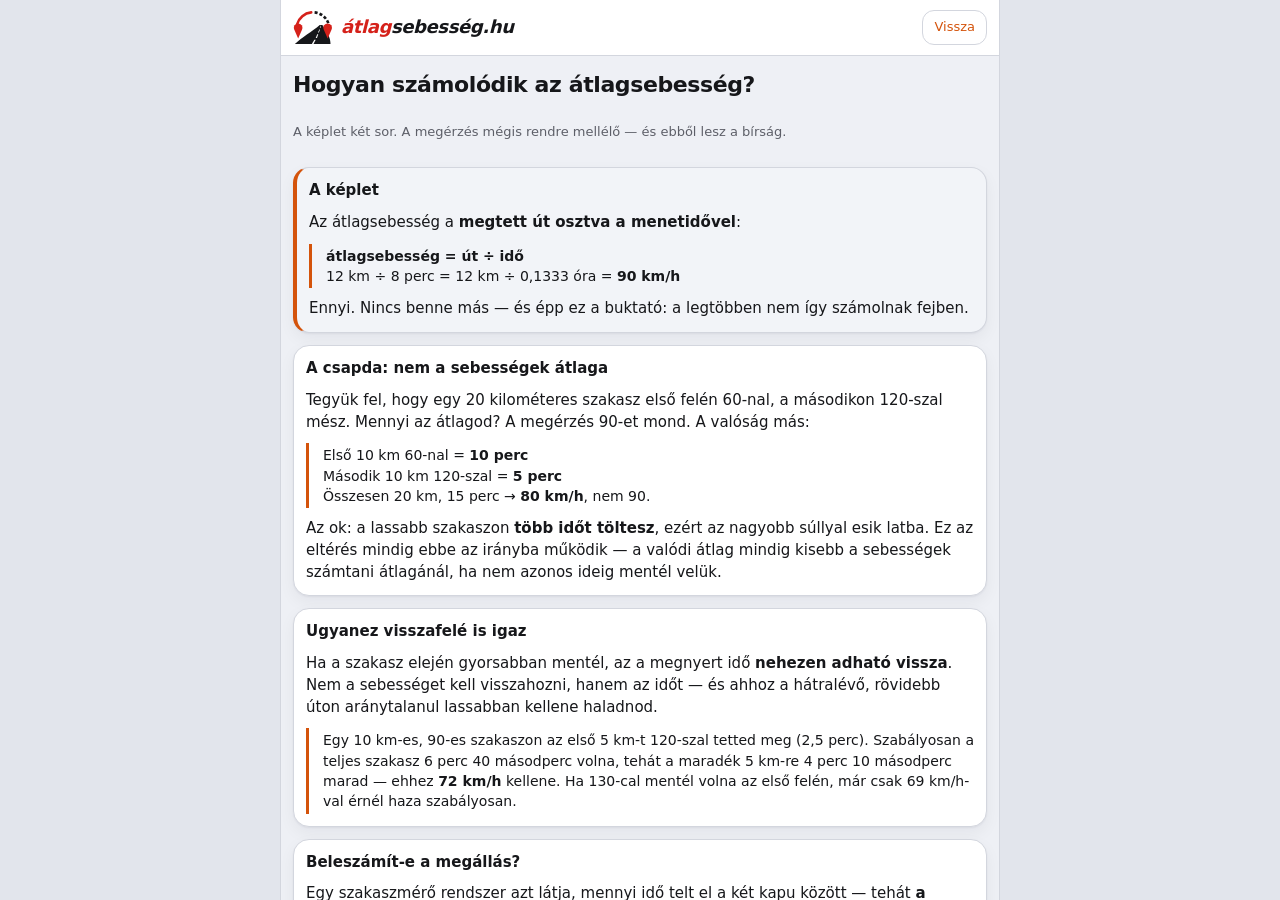
<file: atlagsebesseg/atlagsebesseg-szamitas.html>
<!DOCTYPE html>
<html lang="hu">
<head>
<meta charset="utf-8">
<meta name="viewport" content="width=device-width, initial-scale=1, viewport-fit=cover">
<meta name="theme-color" content="#0e0e10">
<script>
/* A téma a stíluslap előtt dől el, különben felvillanna a másik szín. */
(function () {
  var m = null;
  try { m = localStorage.getItem('atlagsebesseg-tema'); } catch (e) { /* privát ablak */ }
  var sotet = m === 'sotet' ||
    (m !== 'vilagos' && window.matchMedia('(prefers-color-scheme: dark)').matches);
  document.documentElement.setAttribute('data-theme', sotet ? 'dark' : 'light');
  if (!sotet) {
    document.querySelector('meta[name="theme-color"]').setAttribute('content', '#eef0f5');
  }
})();
</script>
<meta name="description" content="Hogyan számolódik az átlagsebesség? A képlet egyszerű, a megérzés mégis csal. Számpéldák arra, miért nem a sebességek átlaga.">
<title>Átlagsebesség-számítás: képlet, példák, buktatók | Átlagsebesség.hu</title>
<link rel="canonical" href="https://atlagsebesseg.hu/atlagsebesseg-szamitas.html">
<link rel="icon" href="icons/icon.svg" type="image/svg+xml">
<link rel="apple-touch-icon" href="icons/icon-192.png">
<meta property="og:type" content="article">
<meta property="og:site_name" content="Átlagsebesség.hu">
<meta property="og:locale" content="hu_HU">
<meta property="og:url" content="https://atlagsebesseg.hu/atlagsebesseg-szamitas.html">
<meta property="og:title" content="Átlagsebesség-számítás: képlet, példák, buktatók | Átlagsebesség.hu">
<meta property="og:description" content="Hogyan számolódik az átlagsebesség? A képlet egyszerű, a megérzés mégis csal. Számpéldák arra, miért nem a sebességek átlaga.">
<meta property="og:image" content="https://atlagsebesseg.hu/icons/megosztas.png">
<meta name="twitter:card" content="summary_large_image">
<link rel="stylesheet" href="css/app.css">
</head>
<body>

<header id="topbar">
  <a class="jog-vissza-jel" href="index.html" aria-label="Vissza az alkalmazáshoz">
    <svg class="logo" aria-hidden="true" viewBox="60 118 392 344">
      <path d="M78 452 C140 392 250 330 322 266 L348 266 C392 330 430 392 428 452 Z" fill="currentColor"/>
      <g fill="var(--surface)">
        <path d="M331.0 272 L335.4 272 L329.0 296 L323.1 296 Z"/>
        <path d="M318.5 310 L325.3 310 L313.9 340 L305.1 340 Z"/>
        <path d="M297.8 356 L307.6 356 L295.0 392 L282.8 392 Z"/>
        <path d="M269.0 410 L282.3 410 L261.0 452 L245.0 452 Z"/>
      </g>
      <path d="M100 258 A161 161 0 0 1 238.2 141.4" fill="none" stroke="var(--marka)" stroke-width="26" stroke-linecap="round"/>
      <path d="M271.8 141.4 A161 161 0 0 1 410 258" fill="none" stroke="currentColor" stroke-width="26" stroke-dasharray="30 20"/>
      <g fill="var(--marka)">
        <path d="M71.5 308.8 A42 42 0 1 1 148.5 308.8 L110 397 Z"/>
        <path d="M361.5 308.8 A42 42 0 1 1 438.5 308.8 L400 397 Z"/>
      </g>
    </svg>
  </a>
  <h1><span class="wm-elso">átlag</span>sebesség.hu</h1>
  <a class="btn ghost small" href="index.html">Vissza</a>
</header>

<main id="main">
  <div class="pad jogi">

    <h2 class="jog-focim">Hogyan számolódik az átlagsebesség?</h2>
    <p class="muted small">A képlet két sor. A megérzés mégis rendre mellélő — és ebből lesz a bírság.</p>

    <section class="card kiemelt">
      <h3 class="card-title">A képlet</h3>
      <p>
        Az átlagsebesség a <strong>megtett út osztva a menetidővel</strong>:
      </p>
      <p class="pelda">
        <strong>átlagsebesség = út ÷ idő</strong><br>
        12 km ÷ 8 perc = 12 km ÷ 0,1333 óra = <strong>90 km/h</strong>
      </p>
      <p>
        Ennyi. Nincs benne más — és épp ez a buktató: a legtöbben nem így
        számolnak fejben.
      </p>
    </section>

    <section class="card">
      <h3 class="card-title">A csapda: nem a sebességek átlaga</h3>
      <p>
        Tegyük fel, hogy egy 20 kilométeres szakasz első felén 60-nal, a
        másodikon 120-szal mész. Mennyi az átlagod? A megérzés 90-et mond.
        A valóság más:
      </p>
      <p class="pelda">
        Első 10 km 60-nal = <strong>10 perc</strong><br>
        Második 10 km 120-szal = <strong>5 perc</strong><br>
        Összesen 20 km, 15 perc → <strong>80 km/h</strong>, nem 90.
      </p>
      <p>
        Az ok: a lassabb szakaszon <strong>több időt töltesz</strong>,
        ezért az nagyobb súllyal esik latba. Ez az eltérés mindig ebbe az
        irányba működik — a valódi átlag mindig kisebb a sebességek
        számtani átlagánál, ha nem azonos ideig mentél velük.
      </p>
    </section>

    <section class="card">
      <h3 class="card-title">Ugyanez visszafelé is igaz</h3>
      <p>
        Ha a szakasz elején gyorsabban mentél, az a megnyert idő
        <strong>nehezen adható vissza</strong>. Nem a sebességet kell
        visszahozni, hanem az időt — és ahhoz a hátralévő, rövidebb úton
        aránytalanul lassabban kellene haladnod.
      </p>
      <p class="pelda">
        Egy 10 km-es, 90-es szakaszon az első 5 km-t 120-szal tetted meg
        (2,5 perc). Szabályosan a teljes szakasz 6 perc 40 másodperc
        volna, tehát a maradék 5 km-re 4 perc 10 másodperc marad — ehhez
        <strong>72 km/h</strong> kellene. Ha 130-cal mentél volna az első
        felén, már csak 69 km/h-val érnél haza szabályosan.
      </p>
    </section>

    <section class="card">
      <h3 class="card-title">Beleszámít-e a megállás?</h3>
      <p>
        Egy szakaszmérő rendszer azt látja, mennyi idő telt el a két kapu
        között — tehát <strong>a megállás is beleszámít</strong>, és
        lefelé viszi az átlagot. Ez elvben menekülőút: aki megáll egy
        pihenőben, az átlaga visszaesik.
      </p>
      <p>
        A gyakorlatban a rendszerek ezt kezelni szokták, például a
        lehajtóknál külön kapukkal. Az <a href="index.html">Átlagsebesség.hu</a>
        a hosszabb megállást felfüggesztésként kezeli, és nem számítja
        bele a menetidőbe — így azt mutatja meg, hogyan vezettél, nem
        azt, hogy mennyit pihentél.
      </p>
    </section>

    <section class="card">
      <h3 class="card-title">Mennyi időt nyersz a gyorsítással?</h3>
      <p>
        Kevesebbet, mint hinnéd — és ez a számítás a leghasznosabb
        következménye.
      </p>
      <p class="pelda">
        Egy <strong>30 kilométeres</strong> szakaszon 90 helyett 110-zel
        haladva a menetidő 20 percről 16 perc 22 másodpercre csökken.
        A nyereség <strong>3 perc 38 másodperc</strong> — egyetlen
        piros lámpa többet elvesz.
      </p>
      <p>
        A bírság ugyanezért a 20 km/h-ért viszont
        <a href="birsag.html">50 000 Ft</a>. Az
        <a href="index.html">Átlagsebesség.hu</a> ezt a két számot
        mutatja meg egymás mellett a saját útvonaladra.
      </p>
    </section>


    <section class="card">
      <h3 class="card-title">Tovább</h3>
      <div class="tovabb">
        <a href="birsag.html">Gyorshajtás bírságtételei<span>Mennyi a bírság, ha elkapnak?</span></a>
        <a href="szakaszellenorzes.html">Mi az a szakaszellenőrzés?<span>Két kapu, egy átlag — így működik.</span></a>
        <a href="sebessegmero-pontossag.html">Mennyit mutat többet a kilométeróra?<span>A műszered szabály szerint túloz.</span></a>
        <a href="index.html">Mérd le a saját utadon<span>Ingyenes, regisztráció nélkül, a böngésződben.</span></a>
      </div>
    </section>

    <p class="muted small">
      Ez az oldal tájékoztató jellegű, nem hatósági eszköz, és nem minősül
      jogi tanácsadásnak. Hatósági eljárásban a hatóság saját mérése az
      irányadó. Részletek az
      <a href="adatvedelem.html">adatvédelmi tájékoztatóban</a>.
    </p>

  </div>
</main>

</body>
</html>
</file>
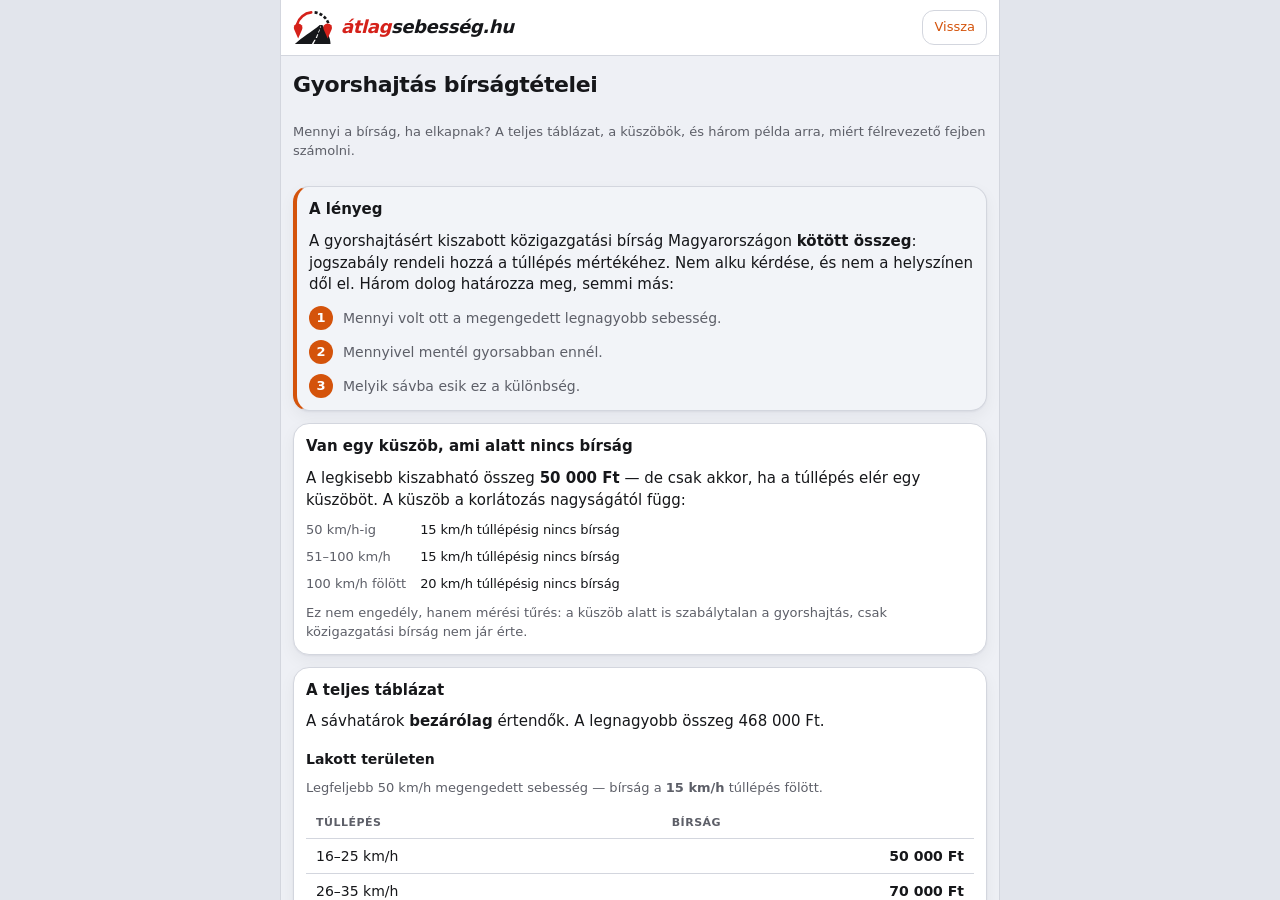
<file: atlagsebesseg/birsag.html>
<!DOCTYPE html>
<html lang="hu">
<head>
<meta charset="utf-8">
<meta name="viewport" content="width=device-width, initial-scale=1, viewport-fit=cover">
<meta name="theme-color" content="#0e0e10">
<script>
/* A téma a stíluslap előtt dől el, különben felvillanna a másik szín. */
(function () {
  var m = null;
  try { m = localStorage.getItem('atlagsebesseg-tema'); } catch (e) { /* privát ablak */ }
  var sotet = m === 'sotet' ||
    (m !== 'vilagos' && window.matchMedia('(prefers-color-scheme: dark)').matches);
  document.documentElement.setAttribute('data-theme', sotet ? 'dark' : 'light');
  if (!sotet) {
    document.querySelector('meta[name="theme-color"]').setAttribute('content', '#eef0f5');
  }
})();
</script>
<meta name="description" content="Mennyi a gyorshajtás bírsága? A teljes táblázat mindhárom kategóriára, a küszöbökkel és példákkal. 50 000 Ft-tól 468 000 Ft-ig.">
<title>Gyorshajtás bírság 2026 — a teljes táblázat | Átlagsebesség.hu</title>
<link rel="canonical" href="https://atlagsebesseg.hu/birsag.html">
<link rel="icon" href="icons/icon.svg" type="image/svg+xml">
<link rel="apple-touch-icon" href="icons/icon-192.png">
<meta property="og:type" content="article">
<meta property="og:site_name" content="Átlagsebesség.hu">
<meta property="og:locale" content="hu_HU">
<meta property="og:url" content="https://atlagsebesseg.hu/birsag.html">
<meta property="og:title" content="Gyorshajtás bírság 2026 — a teljes táblázat | Átlagsebesség.hu">
<meta property="og:description" content="Mennyi a gyorshajtás bírsága? A teljes táblázat mindhárom kategóriára, a küszöbökkel és példákkal. 50 000 Ft-tól 468 000 Ft-ig.">
<meta property="og:image" content="https://atlagsebesseg.hu/icons/megosztas.png">
<meta name="twitter:card" content="summary_large_image">
<link rel="stylesheet" href="css/app.css">
</head>
<body>

<header id="topbar">
  <a class="jog-vissza-jel" href="index.html" aria-label="Vissza az alkalmazáshoz">
    <svg class="logo" aria-hidden="true" viewBox="60 118 392 344">
      <path d="M78 452 C140 392 250 330 322 266 L348 266 C392 330 430 392 428 452 Z" fill="currentColor"/>
      <g fill="var(--surface)">
        <path d="M331.0 272 L335.4 272 L329.0 296 L323.1 296 Z"/>
        <path d="M318.5 310 L325.3 310 L313.9 340 L305.1 340 Z"/>
        <path d="M297.8 356 L307.6 356 L295.0 392 L282.8 392 Z"/>
        <path d="M269.0 410 L282.3 410 L261.0 452 L245.0 452 Z"/>
      </g>
      <path d="M100 258 A161 161 0 0 1 238.2 141.4" fill="none" stroke="var(--marka)" stroke-width="26" stroke-linecap="round"/>
      <path d="M271.8 141.4 A161 161 0 0 1 410 258" fill="none" stroke="currentColor" stroke-width="26" stroke-dasharray="30 20"/>
      <g fill="var(--marka)">
        <path d="M71.5 308.8 A42 42 0 1 1 148.5 308.8 L110 397 Z"/>
        <path d="M361.5 308.8 A42 42 0 1 1 438.5 308.8 L400 397 Z"/>
      </g>
    </svg>
  </a>
  <h1><span class="wm-elso">átlag</span>sebesség.hu</h1>
  <a class="btn ghost small" href="index.html">Vissza</a>
</header>

<main id="main">
  <div class="pad jogi">

    <h2 class="jog-focim">Gyorshajtás bírságtételei</h2>
    <p class="muted small">Mennyi a bírság, ha elkapnak? A teljes táblázat, a küszöbök, és három példa arra, miért félrevezető fejben számolni.</p>

    <section class="card kiemelt">
      <h3 class="card-title">A lényeg</h3>
      <p>
        A gyorshajtásért kiszabott közigazgatási bírság Magyarországon
        <strong>kötött összeg</strong>: jogszabály rendeli hozzá a túllépés
        mértékéhez. Nem alku kérdése, és nem a helyszínen dől el. Három
        dolog határozza meg, semmi más:
      </p>
      <div class="lepesek">
        <div><span class="lepes-szam">1</span> Mennyi volt ott a megengedett legnagyobb sebesség.</div>
        <div><span class="lepes-szam">2</span> Mennyivel mentél gyorsabban ennél.</div>
        <div><span class="lepes-szam">3</span> Melyik sávba esik ez a különbség.</div>
      </div>
    </section>

    <section class="card">
      <h3 class="card-title">Van egy küszöb, ami alatt nincs bírság</h3>
      <p>
        A legkisebb kiszabható összeg <strong>50 000 Ft</strong> — de csak
        akkor, ha a túllépés elér egy küszöböt. A küszöb a korlátozás
        nagyságától függ:
      </p>
      <dl class="kv szeles">
        <dt>50 km/h-ig</dt><dd>15 km/h túllépésig nincs bírság</dd>
        <dt>51–100 km/h</dt><dd>15 km/h túllépésig nincs bírság</dd>
        <dt>100 km/h fölött</dt><dd>20 km/h túllépésig nincs bírság</dd>
      </dl>
      <p class="muted small">
        Ez nem engedély, hanem mérési tűrés: a küszöb alatt is
        szabálytalan a gyorshajtás, csak közigazgatási bírság nem jár érte.
      </p>
    </section>

    <section class="card">
      <h3 class="card-title">A teljes táblázat</h3>
      <p>
        A sávhatárok <strong>bezárólag</strong> értendők. A legnagyobb
        összeg 468 000 Ft.
      </p>
      <h4 class="jog-alcim">Lakott területen</h4>
      <p class="muted small">Legfeljebb 50 km/h megengedett sebesség — bírság a <strong>15 km/h</strong> túllépés fölött.</p>
      <div class="tabla-gorgo">
      <table class="birsag-tabla">
        <thead><tr><th>Túllépés</th><th>Bírság</th></tr></thead>
        <tbody>
          <tr><td>16–25 km/h</td><td>50 000 Ft</td></tr>
          <tr><td>26–35 km/h</td><td>70 000 Ft</td></tr>
          <tr><td>36–45 km/h</td><td>100 000 Ft</td></tr>
          <tr><td>46–55 km/h</td><td>140 000 Ft</td></tr>
          <tr><td>56–65 km/h</td><td>210 000 Ft</td></tr>
          <tr><td>66–75 km/h</td><td>312 000 Ft</td></tr>
          <tr><td>76 km/h fölött</td><td>468 000 Ft</td></tr>
        </tbody>
      </table>
      </div>
      <h4 class="jog-alcim">Lakott területen kívül, főúton</h4>
      <p class="muted small">50 km/h feletti, de legfeljebb 100 km/h — bírság a <strong>15 km/h</strong> túllépés fölött.</p>
      <div class="tabla-gorgo">
      <table class="birsag-tabla">
        <thead><tr><th>Túllépés</th><th>Bírság</th></tr></thead>
        <tbody>
          <tr><td>16–30 km/h</td><td>50 000 Ft</td></tr>
          <tr><td>31–45 km/h</td><td>70 000 Ft</td></tr>
          <tr><td>46–60 km/h</td><td>100 000 Ft</td></tr>
          <tr><td>61–75 km/h</td><td>140 000 Ft</td></tr>
          <tr><td>76–90 km/h</td><td>210 000 Ft</td></tr>
          <tr><td>91–105 km/h</td><td>312 000 Ft</td></tr>
          <tr><td>106 km/h fölött</td><td>468 000 Ft</td></tr>
        </tbody>
      </table>
      </div>
      <h4 class="jog-alcim">Autóúton, autópályán</h4>
      <p class="muted small">100 km/h feletti megengedett sebesség — bírság a <strong>20 km/h</strong> túllépés fölött.</p>
      <div class="tabla-gorgo">
      <table class="birsag-tabla">
        <thead><tr><th>Túllépés</th><th>Bírság</th></tr></thead>
        <tbody>
          <tr><td>21–35 km/h</td><td>50 000 Ft</td></tr>
          <tr><td>36–50 km/h</td><td>70 000 Ft</td></tr>
          <tr><td>51–65 km/h</td><td>100 000 Ft</td></tr>
          <tr><td>66–80 km/h</td><td>140 000 Ft</td></tr>
          <tr><td>81–95 km/h</td><td>210 000 Ft</td></tr>
          <tr><td>96–110 km/h</td><td>312 000 Ft</td></tr>
          <tr><td>111 km/h fölött</td><td>468 000 Ft</td></tr>
        </tbody>
      </table>
      </div>
    </section>

    <section class="card">
      <h3 class="card-title">Három példa</h3>
      <p class="pelda">
        Lakott területen, <strong>50-es táblánál 70 km/h</strong>: a
        túllépés 20 km/h. A küszöb 15, tehát bírságos; a 16–25-ös sávba
        esik → <strong>50 000 Ft</strong>.
      </p>
      <p class="pelda">
        Főúton, <strong>90-es táblánál 140 km/h</strong>: a túllépés
        50 km/h, a 46–60-as sávba esik → <strong>100 000 Ft</strong>.
      </p>
      <p class="pelda">
        Autópályán, <strong>130-as táblánál 180 km/h</strong>: a túllépés
        50 km/h. Itt a küszöb 20, és a sávok is tágabbak: a 36–50-es sávba
        esik → <strong>70 000 Ft</strong>. Egy km/h-val több, 181-nél már
        100 000 Ft.
      </p>
      <p class="muted small">
        A harmadik példa mutatja, miért félrevezető fejben számolni:
        ugyanaz az 50 km/h túllépés háromféle összeget jelent attól
        függően, hol történt.
      </p>
    </section>

    <section class="card">
      <h3 class="card-title">Mire nem terjed ki ez a táblázat</h3>
      <p>
        Ez a lap a <strong>gyorshajtás miatti közigazgatási bírságot</strong>
        írja le. A gyorshajtásnak más következménye is lehet — ezekről itt
        nem adunk tájékoztatást, mert nem ez az oldal tárgya, és mert a
        részletek a konkrét ügytől függnek.
      </p>
      <p>
        Azt sem tudjuk megmondani, hogy egy adott helyen mennyi a
        megengedett sebesség: a táblák, az ideiglenes korlátozások és az
        útviszonyok döntenek. Az alkalmazás a táblák szerinti határokat az
        OpenStreetMap adataiból kéri le, ami hasznos tájékozódásra, de
        <strong>nem hatósági adat</strong>.
      </p>
    </section>

    <section class="card kiemelt">
      <h3 class="card-title">Átlagsebesség-mérésnél ugyanez a táblázat</h3>
      <p>
        Ha egy szakaszon az átlagsebességet mérik, a bírság kiszámítása
        nem változik — csak az kerül a „mért sebesség” helyére, amit a
        szakaszon az <strong>átlagod</strong> mutat. Ettől viszont
        meglepően könnyű bírságos sávba esni: elég néhány gyorsabb perc,
        és az átlag felviszi az egészet.
      </p>
      <p>
        Az <a href="index.html">Átlagsebesség.hu</a> ezt számolja ki:
        beírod a szakasz hosszát és a menetidőt, vagy lemered GPS-szel a
        saját utadon.
      </p>
    </section>

    <section class="card">
      <h3 class="card-title">Forrás</h3>
      <p class="muted small">
        A bírságtételek forrása a <strong>410/2007. (XII. 29.) Korm. rendelet</strong>.
        Az oldalon szereplő összegeket utoljára 2026. 08. 10
        napján ellenőriztük. Jogszabály változhat; a hatályos szöveg a
        Nemzeti Jogszabálytárban érhető el.
      </p>
    </section>


    <section class="card">
      <h3 class="card-title">Tovább</h3>
      <div class="tovabb">
        <a href="szakaszellenorzes.html">Mi az a szakaszellenőrzés?<span>Két kapu, egy átlag — így működik.</span></a>
        <a href="atlagsebesseg-szamitas.html">Hogyan számolódik az átlagsebesség?<span>A képlet, és miért csal a megérzés.</span></a>
        <a href="sebessegmero-pontossag.html">Mennyit mutat többet a kilométeróra?<span>A műszered szabály szerint túloz.</span></a>
        <a href="index.html">Mérd le a saját utadon<span>Ingyenes, regisztráció nélkül, a böngésződben.</span></a>
      </div>
    </section>

    <p class="muted small">
      Ez az oldal tájékoztató jellegű, nem hatósági eszköz, és nem minősül
      jogi tanácsadásnak. Hatósági eljárásban a hatóság saját mérése az
      irányadó. Részletek az
      <a href="adatvedelem.html">adatvédelmi tájékoztatóban</a>.
    </p>

  </div>
</main>

</body>
</html>
</file>
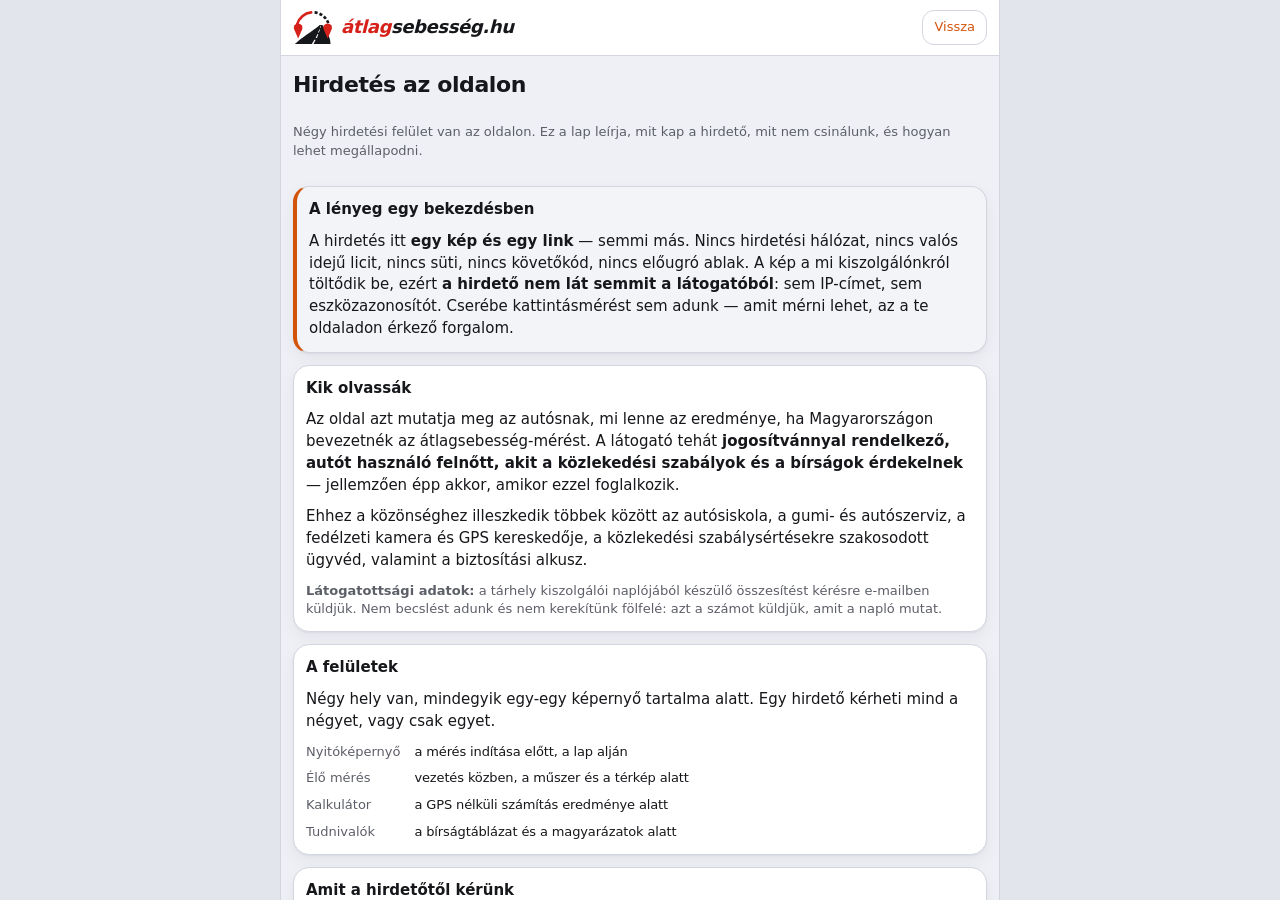
<file: atlagsebesseg/hirdetes.html>
<!DOCTYPE html>
<html lang="hu">
<head>
<meta charset="utf-8">
<meta name="viewport" content="width=device-width, initial-scale=1, viewport-fit=cover">
<meta name="theme-color" content="#0e0e10">
<script>
/* Ugyanaz a témabetöltés, mint a főoldalon: a stíluslap előtt dől el,
   különben betöltéskor felvillanna a másik szín. */
(function () {
  var m = null;
  try { m = localStorage.getItem('atlagsebesseg-tema'); } catch (e) { /* privát ablak */ }
  var sotet = m === 'sotet' ||
    (m !== 'vilagos' && window.matchMedia('(prefers-color-scheme: dark)').matches);
  document.documentElement.setAttribute('data-theme', sotet ? 'dark' : 'light');
  if (!sotet) {
    document.querySelector('meta[name="theme-color"]').setAttribute('content', '#eef0f5');
  }
})();
</script>
<meta name="description" content="Hirdetési lehetőség az atlagsebesseg.hu-n: egy kép, egy link, süti és követés nélkül. Autósiskoláknak, szervizeknek, ügyvédeknek, biztosítási alkuszoknak.">
<title>Hirdetés – Átlagsebesség.hu</title>
<link rel="canonical" href="https://atlagsebesseg.hu/hirdetes.html">
<link rel="icon" href="icons/icon.svg" type="image/svg+xml">
<link rel="apple-touch-icon" href="icons/icon-192.png">
<meta property="og:type" content="article">
<meta property="og:site_name" content="Átlagsebesség.hu">
<meta property="og:locale" content="hu_HU">
<meta property="og:url" content="https://atlagsebesseg.hu/hirdetes.html">
<meta property="og:title" content="Hirdetés az Átlagsebesség.hu-n">
<meta property="og:description" content="Egy kép, egy link, süti és követés nélkül. Nincs licit, nincs hirdetési hálózat — a felület a tiéd.">
<link rel="stylesheet" href="css/app.css">
</head>
<body>

<header id="topbar">
  <a class="jog-vissza-jel" href="index.html" aria-label="Vissza az alkalmazáshoz">
    <svg class="logo" aria-hidden="true" viewBox="60 118 392 344">
      <path d="M78 452 C140 392 250 330 322 266 L348 266 C392 330 430 392 428 452 Z" fill="currentColor"/>
      <g fill="var(--surface)">
        <path d="M331.0 272 L335.4 272 L329.0 296 L323.1 296 Z"/>
        <path d="M318.5 310 L325.3 310 L313.9 340 L305.1 340 Z"/>
        <path d="M297.8 356 L307.6 356 L295.0 392 L282.8 392 Z"/>
        <path d="M269.0 410 L282.3 410 L261.0 452 L245.0 452 Z"/>
      </g>
      <path d="M100 258 A161 161 0 0 1 238.2 141.4" fill="none" stroke="var(--marka)" stroke-width="26" stroke-linecap="round"/>
      <path d="M271.8 141.4 A161 161 0 0 1 410 258" fill="none" stroke="currentColor" stroke-width="26" stroke-dasharray="30 20"/>
      <g fill="var(--marka)">
        <path d="M71.5 308.8 A42 42 0 1 1 148.5 308.8 L110 397 Z"/>
        <path d="M361.5 308.8 A42 42 0 1 1 438.5 308.8 L400 397 Z"/>
      </g>
    </svg>
  </a>
  <h1><span class="wm-elso">átlag</span>sebesség.hu</h1>
  <a class="btn ghost small" href="index.html">Vissza</a>
</header>

<main id="main">
  <div class="pad jogi">

    <h2 class="jog-focim">Hirdetés az oldalon</h2>
    <p class="muted small">
      Négy hirdetési felület van az oldalon. Ez a lap leírja, mit kap a
      hirdető, mit nem csinálunk, és hogyan lehet megállapodni.
    </p>

    <section class="card kiemelt">
      <h3 class="card-title">A lényeg egy bekezdésben</h3>
      <p>
        A hirdetés itt <strong>egy kép és egy link</strong> — semmi más.
        Nincs hirdetési hálózat, nincs valós idejű licit, nincs süti,
        nincs követőkód, nincs előugró ablak. A kép a mi kiszolgálónkról
        töltődik be, ezért <strong>a hirdető nem lát semmit a
        látogatóból</strong>: sem IP-címet, sem eszközazonosítót. Cserébe
        kattintásmérést sem adunk — amit mérni lehet, az a te oldaladon
        érkező forgalom.
      </p>
    </section>

    <section class="card">
      <h3 class="card-title">Kik olvassák</h3>
      <p>
        Az oldal azt mutatja meg az autósnak, mi lenne az eredménye, ha
        Magyarországon bevezetnék az átlagsebesség-mérést. A látogató
        tehát <strong>jogosítvánnyal rendelkező, autót használó felnőtt,
        akit a közlekedési szabályok és a bírságok érdekelnek</strong> —
        jellemzően épp akkor, amikor ezzel foglalkozik.
      </p>
      <p>
        Ehhez a közönséghez illeszkedik többek között az autósiskola, a
        gumi- és autószerviz, a fedélzeti kamera és GPS kereskedője, a
        közlekedési szabálysértésekre szakosodott ügyvéd, valamint a
        biztosítási alkusz.
      </p>
      <p class="muted small">
        <strong>Látogatottsági adatok:</strong> a tárhely kiszolgálói
        naplójából készülő összesítést kérésre e-mailben küldjük. Nem
        becslést adunk és nem kerekítünk fölfelé: azt a számot küldjük,
        amit a napló mutat.
      </p>
    </section>

    <section class="card">
      <h3 class="card-title">A felületek</h3>
      <p>
        Négy hely van, mindegyik egy-egy képernyő tartalma alatt. Egy
        hirdető kérheti mind a négyet, vagy csak egyet.
      </p>
      <dl class="kv szeles">
        <dt>Nyitóképernyő</dt><dd>a mérés indítása előtt, a lap alján</dd>
        <dt>Élő mérés</dt><dd>vezetés közben, a műszer és a térkép alatt</dd>
        <dt>Kalkulátor</dt><dd>a GPS nélküli számítás eredménye alatt</dd>
        <dt>Tudnivalók</dt><dd>a bírságtáblázat és a magyarázatok alatt</dd>
      </dl>
    </section>

    <section class="card">
      <h3 class="card-title">Amit a hirdetőtől kérünk</h3>
      <dl class="kv szeles">
        <dt>Kép</dt><dd>PNG vagy JPG, 600 × 150 képpont ajánlott (bármilyen fekvő arány megy)</dd>
        <dt>Fájlméret</dt><dd>legfeljebb 150 KB — mobilneten is gyorsan töltsön</dd>
        <dt>Cél</dt><dd>egy webcím, ahova a kattintás visz</dd>
        <dt>Szöveg</dt><dd>egy mondat képleírás a kép helyett vak felhasználóknak</dd>
        <dt>Időtartam</dt><dd>naptári hónap, legalább egy hónap</dd>
      </dl>
      <p class="muted small">
        A képet mi tesszük ki a kiszolgálóra. Nem fogadunk el olyan
        hirdetéskódot, ami külső szolgáltatótól tölt be bármit — az
        szembemenne azzal, amit az oldal a látogatónak ígér.
      </p>
    </section>

    <section class="card">
      <h3 class="card-title">Amit nem csinálunk</h3>
      <ul class="tick">
        <li><strong>Nincs előugró ablak, nincs teljes képernyős hirdetés,
            nincs magától induló hang vagy videó.</strong> A felület a
            tartalom alatt van, és nem takarja el.</li>
        <li><strong>Nem követjük a látogatót</strong>, és nem adunk el
            róla adatot — sem neked, sem másnak.</li>
        <li><strong>Vezetés közben nem villog és nem mozog semmi.</strong>
            A mérés közbeni felület olyan, hogy ne vonja el a figyelmet.</li>
        <li><strong>Nem veszünk fel versenytársat ugyanarra a felületre
            ugyanarra az időszakra</strong>, ha ezt kéred.</li>
      </ul>
    </section>

    <section class="card">
      <h3 class="card-title">Feltételek</h3>
      <p>
        Minden hirdetés <strong>„Hirdetés” felirattal</strong> jelenik
        meg, a hirdető nevével együtt — ezt a gazdasági
        reklámtevékenységről szóló 2008. évi XLVIII. törvény írja elő, és
        a látogató iránti tisztesség is.
      </p>
      <p>
        Nem jelentetünk meg politikai hirdetést, szerencsejátékot,
        dohány- és alkoholreklámot, valamint olyan hirdetést, amelynek a
        tartalma jogszabályba ütközik vagy megtévesztő. A megjelenés
        visszautasításának jogát fenntartjuk; ilyenkor az időarányos díjat
        visszatérítjük.
      </p>
      <p>
        A hirdetés tartalmáért és a célzott oldalért a hirdető felel.
      </p>
    </section>

    <section class="card kiemelt">
      <h3 class="card-title">Érdekel? Írj egy e-mailt</h3>
      <p>
        Árat és aktuális látogatottsági adatokat e-mailben küldünk. Írd
        meg, melyik felület érdekel és milyen időszakra — egy napon belül
        válaszolunk.
      </p>
      <p>
        <a class="btn" href="mailto:atlagsebesseg@gmail.com?subject=Hirdet%C3%A9s%20az%20atlagsebesseg.hu-n&amp;body=Melyik%20fel%C3%BClet%3A%20%0AIdőszak%3A%20%0ACégnév%3A%20%0A">
          atlagsebesseg@gmail.com
        </a>
      </p>
      <p class="muted small">
        Üzemeltető: Tóth András egyéni vállalkozó · 4110 Biharkeresztes,
        Petőfi u. 1. · adószám: 67255829-2-29. A teljes impresszum az
        <a href="adatvedelem.html#impresszum">adatvédelmi tájékoztatóban</a>.
      </p>
    </section>

  </div>
</main>

</body>
</html>
</file>
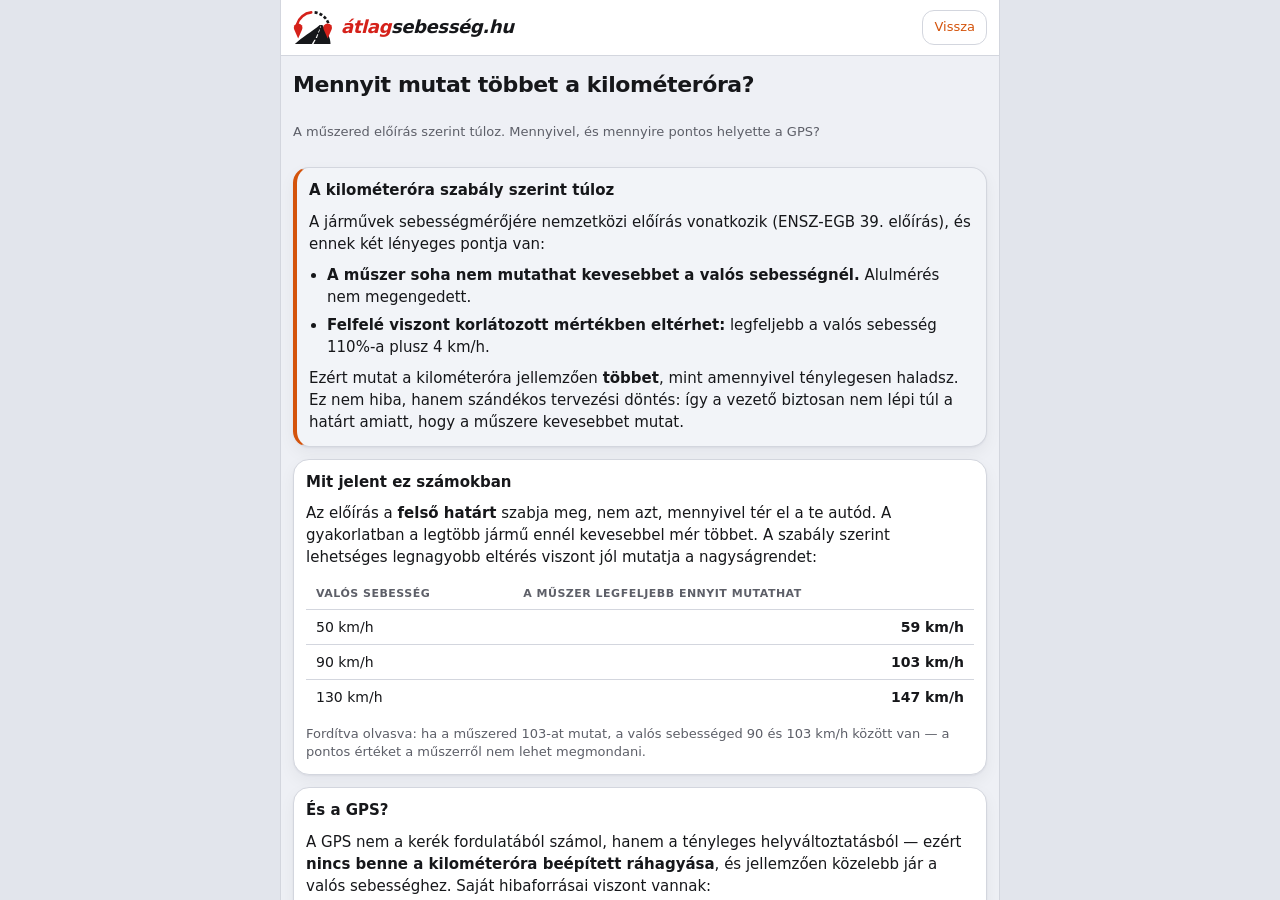
<file: atlagsebesseg/sebessegmero-pontossag.html>
<!DOCTYPE html>
<html lang="hu">
<head>
<meta charset="utf-8">
<meta name="viewport" content="width=device-width, initial-scale=1, viewport-fit=cover">
<meta name="theme-color" content="#0e0e10">
<script>
/* A téma a stíluslap előtt dől el, különben felvillanna a másik szín. */
(function () {
  var m = null;
  try { m = localStorage.getItem('atlagsebesseg-tema'); } catch (e) { /* privát ablak */ }
  var sotet = m === 'sotet' ||
    (m !== 'vilagos' && window.matchMedia('(prefers-color-scheme: dark)').matches);
  document.documentElement.setAttribute('data-theme', sotet ? 'dark' : 'light');
  if (!sotet) {
    document.querySelector('meta[name="theme-color"]').setAttribute('content', '#eef0f5');
  }
})();
</script>
<meta name="description" content="A sebességmérő szabály szerint soha nem mutathat kevesebbet a valósnál, felfelé viszont eltérhet. Mennyivel, és mennyire pontos a GPS?">
<title>Mennyit mutat többet a kilométeróra? És a GPS? | Átlagsebesség.hu</title>
<link rel="canonical" href="https://atlagsebesseg.hu/sebessegmero-pontossag.html">
<link rel="icon" href="icons/icon.svg" type="image/svg+xml">
<link rel="apple-touch-icon" href="icons/icon-192.png">
<meta property="og:type" content="article">
<meta property="og:site_name" content="Átlagsebesség.hu">
<meta property="og:locale" content="hu_HU">
<meta property="og:url" content="https://atlagsebesseg.hu/sebessegmero-pontossag.html">
<meta property="og:title" content="Mennyit mutat többet a kilométeróra? És a GPS? | Átlagsebesség.hu">
<meta property="og:description" content="A sebességmérő szabály szerint soha nem mutathat kevesebbet a valósnál, felfelé viszont eltérhet. Mennyivel, és mennyire pontos a GPS?">
<meta property="og:image" content="https://atlagsebesseg.hu/icons/megosztas.png">
<meta name="twitter:card" content="summary_large_image">
<link rel="stylesheet" href="css/app.css">
</head>
<body>

<header id="topbar">
  <a class="jog-vissza-jel" href="index.html" aria-label="Vissza az alkalmazáshoz">
    <svg class="logo" aria-hidden="true" viewBox="60 118 392 344">
      <path d="M78 452 C140 392 250 330 322 266 L348 266 C392 330 430 392 428 452 Z" fill="currentColor"/>
      <g fill="var(--surface)">
        <path d="M331.0 272 L335.4 272 L329.0 296 L323.1 296 Z"/>
        <path d="M318.5 310 L325.3 310 L313.9 340 L305.1 340 Z"/>
        <path d="M297.8 356 L307.6 356 L295.0 392 L282.8 392 Z"/>
        <path d="M269.0 410 L282.3 410 L261.0 452 L245.0 452 Z"/>
      </g>
      <path d="M100 258 A161 161 0 0 1 238.2 141.4" fill="none" stroke="var(--marka)" stroke-width="26" stroke-linecap="round"/>
      <path d="M271.8 141.4 A161 161 0 0 1 410 258" fill="none" stroke="currentColor" stroke-width="26" stroke-dasharray="30 20"/>
      <g fill="var(--marka)">
        <path d="M71.5 308.8 A42 42 0 1 1 148.5 308.8 L110 397 Z"/>
        <path d="M361.5 308.8 A42 42 0 1 1 438.5 308.8 L400 397 Z"/>
      </g>
    </svg>
  </a>
  <h1><span class="wm-elso">átlag</span>sebesség.hu</h1>
  <a class="btn ghost small" href="index.html">Vissza</a>
</header>

<main id="main">
  <div class="pad jogi">

    <h2 class="jog-focim">Mennyit mutat többet a kilométeróra?</h2>
    <p class="muted small">A műszered előírás szerint túloz. Mennyivel, és mennyire pontos helyette a GPS?</p>

    <section class="card kiemelt">
      <h3 class="card-title">A kilométeróra szabály szerint túloz</h3>
      <p>
        A járművek sebességmérőjére nemzetközi előírás vonatkozik (ENSZ-EGB
        39. előírás), és ennek két lényeges pontja van:
      </p>
      <ul class="tick">
        <li><strong>A műszer soha nem mutathat kevesebbet a valós
            sebességnél.</strong> Alulmérés nem megengedett.</li>
        <li><strong>Felfelé viszont korlátozott mértékben eltérhet:</strong>
            legfeljebb a valós sebesség 110%-a plusz 4 km/h.</li>
      </ul>
      <p>
        Ezért mutat a kilométeróra jellemzően <strong>többet</strong>, mint
        amennyivel ténylegesen haladsz. Ez nem hiba, hanem szándékos
        tervezési döntés: így a vezető biztosan nem lépi túl a határt
        amiatt, hogy a műszere kevesebbet mutat.
      </p>
    </section>

    <section class="card">
      <h3 class="card-title">Mit jelent ez számokban</h3>
      <p>
        Az előírás a <strong>felső határt</strong> szabja meg, nem azt,
        mennyivel tér el a te autód. A gyakorlatban a legtöbb jármű ennél
        kevesebbel mér többet. A szabály szerint lehetséges legnagyobb
        eltérés viszont jól mutatja a nagyságrendet:
      </p>
      <div class="tabla-gorgo">
      <table class="birsag-tabla">
        <thead><tr><th>Valós sebesség</th><th>A műszer legfeljebb ennyit mutathat</th></tr></thead>
        <tbody>
          <tr><td>50 km/h</td><td>59 km/h</td></tr>
          <tr><td>90 km/h</td><td>103 km/h</td></tr>
          <tr><td>130 km/h</td><td>147 km/h</td></tr>
        </tbody>
      </table>
      </div>
      <p class="muted small">
        Fordítva olvasva: ha a műszered 103-at mutat, a valós sebességed
        90 és 103 km/h között van — a pontos értéket a műszerről nem
        lehet megmondani.
      </p>
    </section>

    <section class="card">
      <h3 class="card-title">És a GPS?</h3>
      <p>
        A GPS nem a kerék fordulatából számol, hanem a tényleges
        helyváltoztatásból — ezért <strong>nincs benne a kilométeróra
        beépített ráhagyása</strong>, és jellemzően közelebb jár a valós
        sebességhez. Saját hibaforrásai viszont vannak:
      </p>
      <ul class="tick">
        <li><strong>Gyenge vétel</strong> alagútban, mély bevágásban,
            magas épületek között: a helyzet pontatlan lesz, és ezzel a
            sebesség is.</li>
        <li><strong>Kanyargós úton</strong> a ritkábban mintavételezett
            pontok levágják a kanyart, ezért az út rövidebbnek, az átlag
            kisebbnek adódhat.</li>
        <li><strong>Induláskor</strong> a vevőnek időbe telik, míg
            beáll — az első másodpercek adata bizonytalan.</li>
      </ul>
      <p>
        Az <a href="index.html">Átlagsebesség.hu</a> ezért kiírja az
        aktuális GPS-pontosságot, és a gyenge jelet külön jelzi.
      </p>
    </section>

    <section class="card">
      <h3 class="card-title">Melyik számít egy eljárásban?</h3>
      <p>
        Egyik sem, amit te látsz. Hatósági eljárásban
        <strong>a hatóság hitelesített mérése</strong> az irányadó — sem a
        kilométeróra, sem a telefon GPS-e, sem ez az alkalmazás nem
        bizonyít semmit.
      </p>
      <p>
        Amire viszont jók: megmutatják, hogy a <strong>szokásaid</strong>
        hol helyezkednek el a határhoz képest. Ha az átlagod rendszeresen
        a határ közelében jár, azon nem a műszer pontosságán múlik, hogy
        egyszer bírság lesz-e belőle.
      </p>
    </section>


    <section class="card">
      <h3 class="card-title">Tovább</h3>
      <div class="tovabb">
        <a href="birsag.html">Gyorshajtás bírságtételei<span>Mennyi a bírság, ha elkapnak?</span></a>
        <a href="szakaszellenorzes.html">Mi az a szakaszellenőrzés?<span>Két kapu, egy átlag — így működik.</span></a>
        <a href="atlagsebesseg-szamitas.html">Hogyan számolódik az átlagsebesség?<span>A képlet, és miért csal a megérzés.</span></a>
        <a href="index.html">Mérd le a saját utadon<span>Ingyenes, regisztráció nélkül, a böngésződben.</span></a>
      </div>
    </section>

    <p class="muted small">
      Ez az oldal tájékoztató jellegű, nem hatósági eszköz, és nem minősül
      jogi tanácsadásnak. Hatósági eljárásban a hatóság saját mérése az
      irányadó. Részletek az
      <a href="adatvedelem.html">adatvédelmi tájékoztatóban</a>.
    </p>

  </div>
</main>

</body>
</html>
</file>
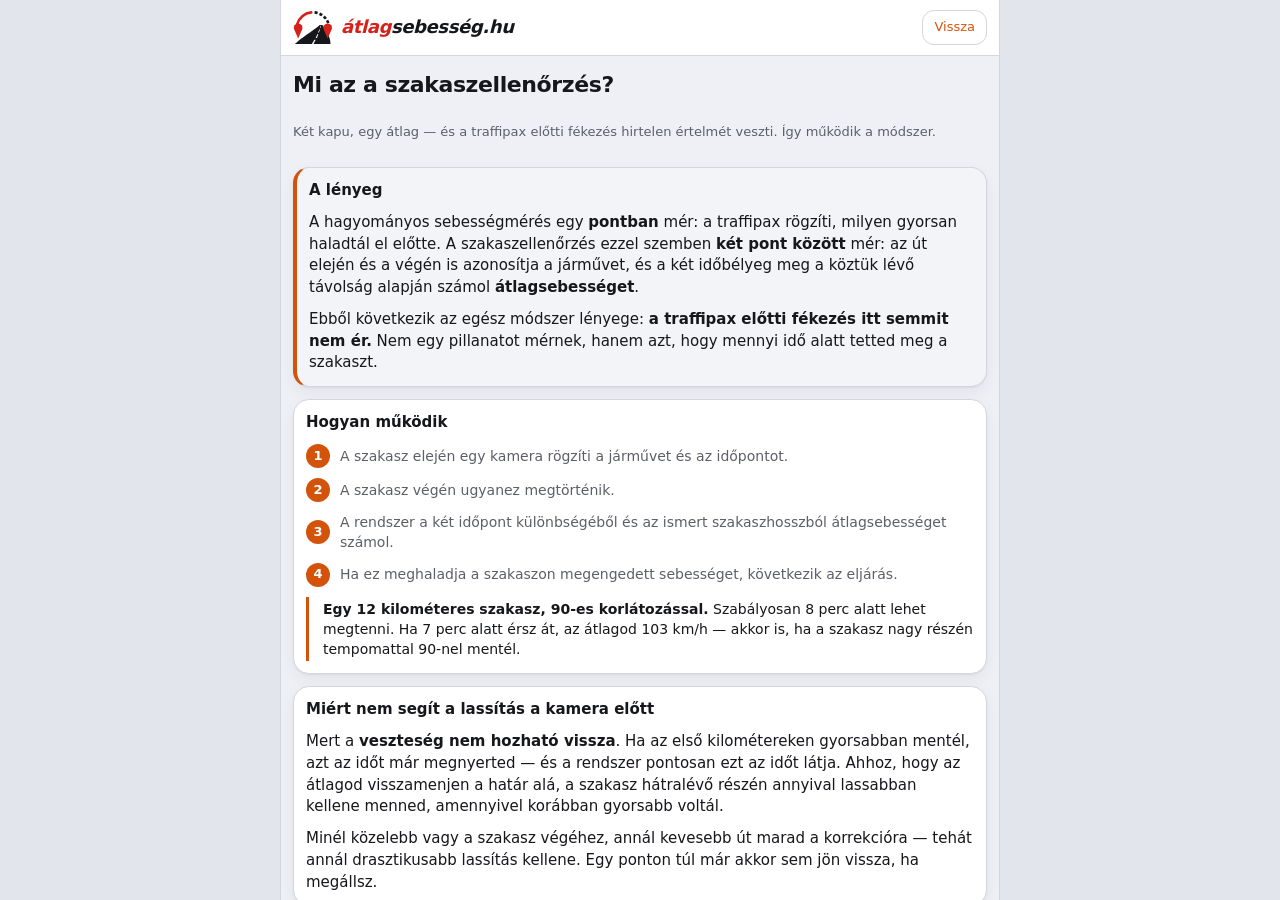
<file: atlagsebesseg/szakaszellenorzes.html>
<!DOCTYPE html>
<html lang="hu">
<head>
<meta charset="utf-8">
<meta name="viewport" content="width=device-width, initial-scale=1, viewport-fit=cover">
<meta name="theme-color" content="#0e0e10">
<script>
/* A téma a stíluslap előtt dől el, különben felvillanna a másik szín. */
(function () {
  var m = null;
  try { m = localStorage.getItem('atlagsebesseg-tema'); } catch (e) { /* privát ablak */ }
  var sotet = m === 'sotet' ||
    (m !== 'vilagos' && window.matchMedia('(prefers-color-scheme: dark)').matches);
  document.documentElement.setAttribute('data-theme', sotet ? 'dark' : 'light');
  if (!sotet) {
    document.querySelector('meta[name="theme-color"]').setAttribute('content', '#eef0f5');
  }
})();
</script>
<meta name="description" content="A szakaszellenőrzés két pont között méri az átlagsebességet. Ezért nem segít a traffipax előtti fékezés. Így működik, számpéldával.">
<title>Mi az a szakaszellenőrzés, és hogyan működik? | Átlagsebesség.hu</title>
<link rel="canonical" href="https://atlagsebesseg.hu/szakaszellenorzes.html">
<link rel="icon" href="icons/icon.svg" type="image/svg+xml">
<link rel="apple-touch-icon" href="icons/icon-192.png">
<meta property="og:type" content="article">
<meta property="og:site_name" content="Átlagsebesség.hu">
<meta property="og:locale" content="hu_HU">
<meta property="og:url" content="https://atlagsebesseg.hu/szakaszellenorzes.html">
<meta property="og:title" content="Mi az a szakaszellenőrzés, és hogyan működik? | Átlagsebesség.hu">
<meta property="og:description" content="A szakaszellenőrzés két pont között méri az átlagsebességet. Ezért nem segít a traffipax előtti fékezés. Így működik, számpéldával.">
<meta property="og:image" content="https://atlagsebesseg.hu/icons/megosztas.png">
<meta name="twitter:card" content="summary_large_image">
<link rel="stylesheet" href="css/app.css">
</head>
<body>

<header id="topbar">
  <a class="jog-vissza-jel" href="index.html" aria-label="Vissza az alkalmazáshoz">
    <svg class="logo" aria-hidden="true" viewBox="60 118 392 344">
      <path d="M78 452 C140 392 250 330 322 266 L348 266 C392 330 430 392 428 452 Z" fill="currentColor"/>
      <g fill="var(--surface)">
        <path d="M331.0 272 L335.4 272 L329.0 296 L323.1 296 Z"/>
        <path d="M318.5 310 L325.3 310 L313.9 340 L305.1 340 Z"/>
        <path d="M297.8 356 L307.6 356 L295.0 392 L282.8 392 Z"/>
        <path d="M269.0 410 L282.3 410 L261.0 452 L245.0 452 Z"/>
      </g>
      <path d="M100 258 A161 161 0 0 1 238.2 141.4" fill="none" stroke="var(--marka)" stroke-width="26" stroke-linecap="round"/>
      <path d="M271.8 141.4 A161 161 0 0 1 410 258" fill="none" stroke="currentColor" stroke-width="26" stroke-dasharray="30 20"/>
      <g fill="var(--marka)">
        <path d="M71.5 308.8 A42 42 0 1 1 148.5 308.8 L110 397 Z"/>
        <path d="M361.5 308.8 A42 42 0 1 1 438.5 308.8 L400 397 Z"/>
      </g>
    </svg>
  </a>
  <h1><span class="wm-elso">átlag</span>sebesség.hu</h1>
  <a class="btn ghost small" href="index.html">Vissza</a>
</header>

<main id="main">
  <div class="pad jogi">

    <h2 class="jog-focim">Mi az a szakaszellenőrzés?</h2>
    <p class="muted small">Két kapu, egy átlag — és a traffipax előtti fékezés hirtelen értelmét veszti. Így működik a módszer.</p>

    <section class="card kiemelt">
      <h3 class="card-title">A lényeg</h3>
      <p>
        A hagyományos sebességmérés egy <strong>pontban</strong> mér: a
        traffipax rögzíti, milyen gyorsan haladtál el előtte. A
        szakaszellenőrzés ezzel szemben <strong>két pont között</strong>
        mér: az út elején és a végén is azonosítja a járművet, és a két
        időbélyeg meg a köztük lévő távolság alapján számol
        <strong>átlagsebességet</strong>.
      </p>
      <p>
        Ebből következik az egész módszer lényege: <strong>a traffipax
        előtti fékezés itt semmit nem ér.</strong> Nem egy pillanatot
        mérnek, hanem azt, hogy mennyi idő alatt tetted meg a szakaszt.
      </p>
    </section>

    <section class="card">
      <h3 class="card-title">Hogyan működik</h3>
      <div class="lepesek">
        <div><span class="lepes-szam">1</span> A szakasz elején egy kamera rögzíti a járművet és az időpontot.</div>
        <div><span class="lepes-szam">2</span> A szakasz végén ugyanez megtörténik.</div>
        <div><span class="lepes-szam">3</span> A rendszer a két időpont különbségéből és az ismert szakaszhosszból átlagsebességet számol.</div>
        <div><span class="lepes-szam">4</span> Ha ez meghaladja a szakaszon megengedett sebességet, következik az eljárás.</div>
      </div>
      <p class="pelda">
        <strong>Egy 12 kilométeres szakasz, 90-es korlátozással.</strong>
        Szabályosan 8 perc alatt lehet megtenni. Ha 7 perc alatt érsz át,
        az átlagod 103 km/h — akkor is, ha a szakasz nagy részén
        tempomattal 90-nel mentél.
      </p>
    </section>

    <section class="card">
      <h3 class="card-title">Miért nem segít a lassítás a kamera előtt</h3>
      <p>
        Mert a <strong>veszteség nem hozható vissza</strong>. Ha az első
        kilométereken gyorsabban mentél, azt az időt már megnyerted — és
        a rendszer pontosan ezt az időt látja. Ahhoz, hogy az átlagod
        visszamenjen a határ alá, a szakasz hátralévő részén annyival
        lassabban kellene menned, amennyivel korábban gyorsabb voltál.
      </p>
      <p>
        Minél közelebb vagy a szakasz végéhez, annál kevesebb út marad a
        korrekcióra — tehát annál drasztikusabb lassítás kellene. Egy
        ponton túl már akkor sem jön vissza, ha megállsz.
      </p>
    </section>

    <section class="card">
      <h3 class="card-title">Mit lát a rendszer, és mit nem</h3>
      <p>
        Ez a része gyakran félreértett. A szakaszellenőrzés
        <strong>csak a teljes szakasz átlagát látja</strong>. Nem tudja,
        hogy a szakaszon belül hol mentél gyorsabban, és hol lassabban —
        csak azt, hogy mennyi idő alatt értél át.
      </p>
      <p>
        Ennek gyakorlati következménye van: ha a szakaszon belül a
        korlátozás változik (például egy falun át 50 a határ), a rendszer
        ezt a részt <strong>önmagában nem tudja értékelni</strong>. A
        hatóság a szakasz egészére tud következtetést levonni.
      </p>
      <p class="muted small">
        Az <a href="index.html">Átlagsebesség.hu</a> emiatt a teljes
        szakaszra számol ítéletet, és külön jelzi, ha egy rész önmagában
        szabálytalan volt — de bírságot nem rendel hozzá, mert egy
        szakaszmérés azt nem látná.
      </p>
    </section>

    <section class="card">
      <h3 class="card-title">Magyarországon ma nincs ilyen rendszer</h3>
      <p>
        <strong>Fontos tisztázni:</strong> Magyarországon jelenleg nem
        működik átlagsebesség-mérésen alapuló ellenőrzés. A fogalmat a
        jogszabály ismeri — a 18/2008. (IV. 30.) GKM rendelet nevezi meg
        az „átlagsebesség-ellenőrző rendszert” —, de ez nem jelenti azt,
        hogy ilyen rendszer üzemelne.
      </p>
      <p>
        Európa több országában viszont évek óta bevett módszer, jellemzően
        alagutaknál, építési területeken és baleseti gócpontokon. Az
        <a href="index.html">Átlagsebesség.hu</a> arra készült, hogy
        <strong>előre</strong> meg tudd nézni, mit jelentene ez a te
        szokásos útvonaladon.
      </p>
    </section>


    <section class="card">
      <h3 class="card-title">Tovább</h3>
      <div class="tovabb">
        <a href="birsag.html">Gyorshajtás bírságtételei<span>Mennyi a bírság, ha elkapnak?</span></a>
        <a href="atlagsebesseg-szamitas.html">Hogyan számolódik az átlagsebesség?<span>A képlet, és miért csal a megérzés.</span></a>
        <a href="sebessegmero-pontossag.html">Mennyit mutat többet a kilométeróra?<span>A műszered szabály szerint túloz.</span></a>
        <a href="index.html">Mérd le a saját utadon<span>Ingyenes, regisztráció nélkül, a böngésződben.</span></a>
      </div>
    </section>

    <p class="muted small">
      Ez az oldal tájékoztató jellegű, nem hatósági eszköz, és nem minősül
      jogi tanácsadásnak. Hatósági eljárásban a hatóság saját mérése az
      irányadó. Részletek az
      <a href="adatvedelem.html">adatvédelmi tájékoztatóban</a>.
    </p>

  </div>
</main>

</body>
</html>
</file>
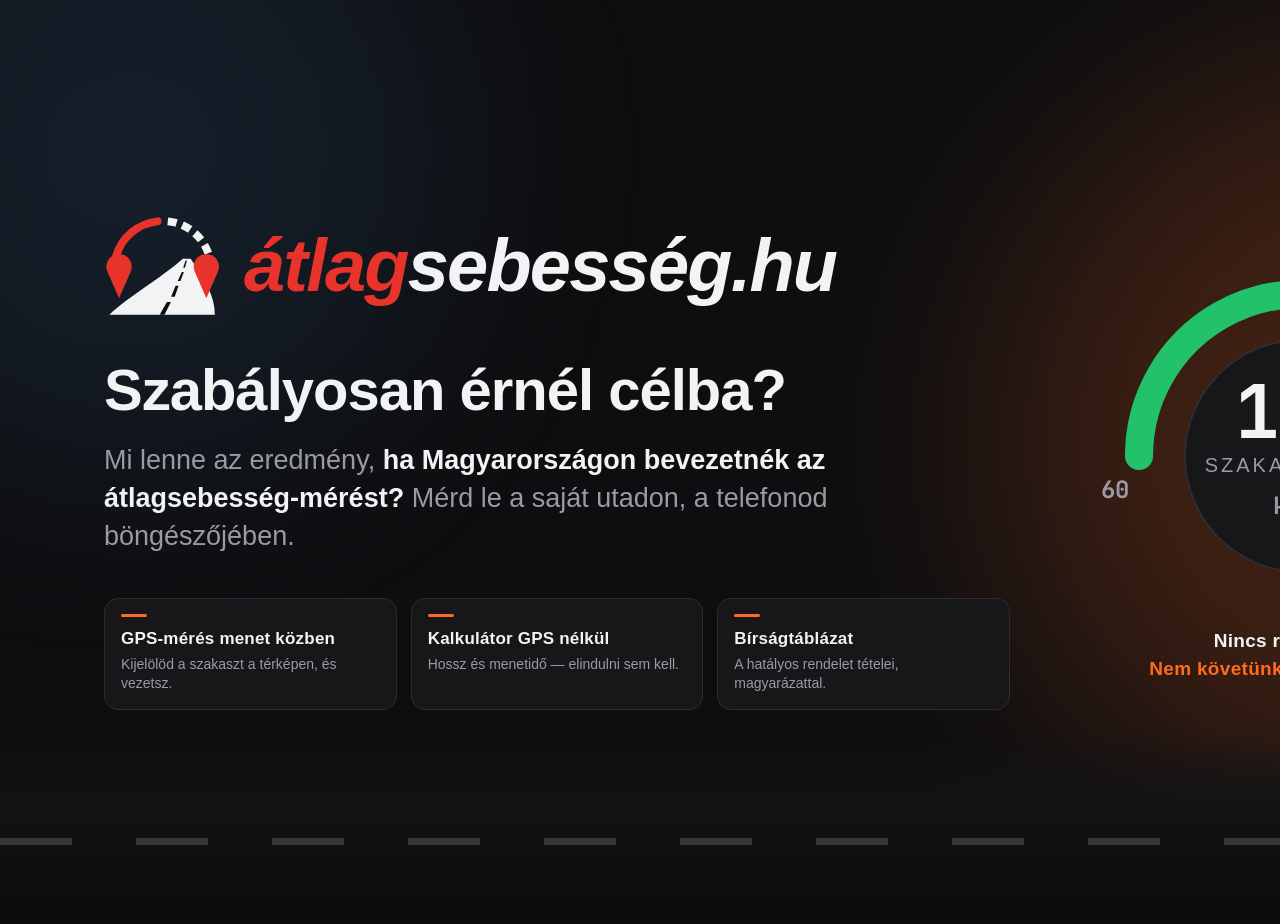
<file: atlagsebesseg/media/borito.html>
<!DOCTYPE html>
<html lang="hu">
<head>
<meta charset="utf-8">
<style>
  @font-face {
    font-family: 'JetBrains Mono';
    src: url('jetbrains-mono-700.woff2') format('woff2');
    font-weight: 700;
  }
  :root {
    --bg: #0e0e10;
    --surface: #17171a;
    --surface-2: #1f1f24;
    --border: #2c2c33;
    --text: #f2f3f5;
    --muted: #9a9aa4;
    --accent: #ff6a1f;
    --marka: #e8332a;
    --ok: #21c26a;
    --hatar: #ffab1f;
    --birsag: #f0342b;
  }
  * { box-sizing: border-box; margin: 0; padding: 0; }
  body {
    width: 1640px;
    height: 924px;
    background: var(--bg);
    color: var(--text);
    font-family: "Liberation Sans", Arial, sans-serif;
    overflow: hidden;
    position: relative;
  }

  /* Lágy narancs fénylés a mérő mögött, és egy hidegebb a bal felsőben:
     mélységet ad anélkül, hogy bármit elvonna a szövegről. */
  .feny {
    position: absolute;
    border-radius: 50%;
    filter: blur(110px);
    pointer-events: none;
  }
  .feny.jobb { width: 760px; height: 760px; right: -120px; top: 60px;
               background: rgba(255, 106, 31, 0.20); }
  .feny.bal  { width: 620px; height: 620px; left: -180px; top: -160px;
               background: rgba(77, 163, 255, 0.10); }

  /* Az úttest a kép alján: a vágott sávban ül, tehát asztali gépen
     eltűnik — ezért csak díszítés, információt nem hordoz. */
  .ut {
    position: absolute;
    left: 0; right: 0; bottom: 0; height: 190px;
    background: linear-gradient(180deg, transparent, #131316 38%, #0b0b0d);
  }
  .ut .felezo {
    position: absolute; left: 0; right: 0; top: 104px; height: 7px;
    background: repeating-linear-gradient(90deg,
      rgba(242,243,245,0.16) 0 72px, transparent 72px 136px);
  }

  /* A biztonságos sáv: a Facebook asztali nézete csak ezt mutatja.
     Minden lényeges elem ezen belül van. */
  .sav {
    position: absolute;
    left: 0; right: 0; top: 150px; height: 624px;
    display: flex; align-items: center; gap: 56px;
    padding: 0 104px;
  }

  .bal { flex: 1 1 auto; min-width: 0; }

  .fejlec { display: flex; align-items: center; gap: 22px; }
  .jel { width: 118px; height: 104px; flex: none; color: var(--text); }
  .szovedjegy {
    font-size: 74px; font-weight: 700; font-style: italic;
    letter-spacing: -1.8px; white-space: nowrap; line-height: 1;
  }
  .szovedjegy .elso { color: var(--marka); }

  .focim {
    margin-top: 40px;
    font-size: 58px; font-weight: 700; line-height: 1.1;
    letter-spacing: -1px;
  }
  .alcim {
    margin-top: 20px;
    font-size: 27px; line-height: 1.4; color: var(--muted);
    max-width: 740px;
  }
  .alcim b { color: var(--text); font-weight: 700; }

  .jellemzok { margin-top: 42px; display: flex; gap: 14px; }
  .jellemzo {
    flex: 1 1 0; min-width: 0;
    background: var(--surface);
    border: 1px solid var(--border);
    border-radius: 14px;
    padding: 15px 16px 16px;
  }
  .jellemzo .cim {
    font-size: 17px; font-weight: 700; line-height: 1.25;
    letter-spacing: 0.2px;
  }
  .jellemzo .le {
    margin-top: 6px; font-size: 14px; line-height: 1.35; color: var(--muted);
  }
  .jellemzo .pont {
    display: block; width: 26px; height: 3px; border-radius: 2px;
    background: var(--accent); margin-bottom: 11px;
  }

  .jobb { flex: none; width: 470px; display: flex; flex-direction: column;
          align-items: center; gap: 26px; }

  .igeret {
    font-size: 19px; font-weight: 700; letter-spacing: 0.3px;
    color: var(--text); text-align: center; line-height: 1.5;
  }
  .igeret span { color: var(--accent); }

  .ora-szam {
    font-family: 'JetBrains Mono', monospace; font-weight: 700;
    fill: var(--text);
  }
  .ora-cimke {
    font-family: 'JetBrains Mono', monospace; font-weight: 700;
    fill: var(--muted); font-size: 24px;
  }
</style>
</head>
<body>

<div class="feny bal"></div>
<div class="feny jobb"></div>
<div class="ut"><div class="felezo"></div></div>

<div class="sav">
  <div class="bal">

    <div class="fejlec">
      <!-- Ugyanaz a jelkép, mint az alkalmazás fejlécében. -->
      <svg class="jel" viewBox="60 118 392 344">
        <path d="M78 452 C140 392 250 330 322 266 L348 266 C392 330 430 392 428 452 Z" fill="currentColor"/>
        <g fill="#0e0e10">
          <path d="M331.0 272 L335.4 272 L329.0 296 L323.1 296 Z"/>
          <path d="M318.5 310 L325.3 310 L313.9 340 L305.1 340 Z"/>
          <path d="M297.8 356 L307.6 356 L295.0 392 L282.8 392 Z"/>
          <path d="M269.0 410 L282.3 410 L261.0 452 L245.0 452 Z"/>
        </g>
        <path d="M100 258 A161 161 0 0 1 238.2 141.4" fill="none" stroke="#e8332a" stroke-width="26" stroke-linecap="round"/>
        <path d="M271.8 141.4 A161 161 0 0 1 410 258" fill="none" stroke="currentColor" stroke-width="26" stroke-dasharray="30 20"/>
        <g fill="#e8332a">
          <path d="M71.5 308.8 A42 42 0 1 1 148.5 308.8 L110 397 Z"/>
          <path d="M361.5 308.8 A42 42 0 1 1 438.5 308.8 L400 397 Z"/>
        </g>
      </svg>
      <div class="szovedjegy"><span class="elso">átlag</span>sebesség.hu</div>
    </div>

    <div class="focim">Szabályosan érnél célba?</div>

    <div class="alcim">
      Mi lenne az eredmény, <b>ha Magyarországon bevezetnék az
      átlagsebesség-mérést?</b> Mérd le a saját utadon, a telefonod
      böngészőjében.
    </div>

    <div class="jellemzok">
      <div class="jellemzo">
        <span class="pont"></span>
        <div class="cim">GPS-mérés menet közben</div>
        <div class="le">Kijelölöd a szakaszt a térképen, és vezetsz.</div>
      </div>
      <div class="jellemzo">
        <span class="pont"></span>
        <div class="cim">Kalkulátor GPS nélkül</div>
        <div class="le">Hossz és menetidő — elindulni sem kell.</div>
      </div>
      <div class="jellemzo">
        <span class="pont"></span>
        <div class="cim">Bírságtáblázat</div>
        <div class="le">A hatályos rendelet tételei, magyarázattal.</div>
      </div>
    </div>

  </div>

  <div class="jobb">
    <!-- Az alkalmazás műszere, ugyanazzal a felépítéssel: csatorna,
         zöld–sárga–piros ív, mutató, középen a mért érték. -->
    <svg width="430" height="360" viewBox="-215 -215 430 360">
      <!-- A skála 60-tól 120-ig fut a félkörön. Egy érték szöge a
           függőlegestől: (v - 90) / 30 * 90 fok. -->
      <path d="M -162 0 A 162 162 0 0 1 162 0" fill="none"
            stroke="rgba(242,243,245,0.09)" stroke-width="28" stroke-linecap="round"/>
      <path d="M -162 0 A 162 162 0 0 1 81 -140.3" fill="none"
            stroke="#21c26a" stroke-width="28" stroke-linecap="round"/>
      <path d="M 81 -140.3 A 162 162 0 0 1 140.3 -81" fill="none"
            stroke="#ffab1f" stroke-width="28"/>
      <path d="M 140.3 -81 A 162 162 0 0 1 162 0" fill="none"
            stroke="#f0342b" stroke-width="28" stroke-linecap="round"/>

      <!-- A számlapot a skála alá rajzoljuk, hogy a mutató se lógjon rá. -->
      <circle cx="0" cy="0" r="116" fill="#17171a" stroke="#2c2c33" stroke-width="2"/>

      <!-- A feliratok a skálagyűrűn kívül ülnek, nem rajta. -->
      <text class="ora-cimke" x="-186" y="42" text-anchor="middle">60</text>
      <text class="ora-cimke" x="0" y="-190" text-anchor="middle">90</text>
      <text class="ora-cimke" x="186" y="42" text-anchor="middle">120</text>

      <text class="ora-szam" x="0" y="-18" text-anchor="middle"
            font-size="74" fill="#f2f3f5">104</text>
      <text x="0" y="16" text-anchor="middle" font-size="20"
            fill="#9a9aa4" letter-spacing="3">SZAKASZÁTLAG</text>
      <text class="ora-cimke" x="0" y="58" text-anchor="middle"
            font-size="22" fill="#9a9aa4">km/h</text>

      <!-- Mutató a 104 km/h-nál: (104-90)/30*90 = 42 fok. Rövid jel a
           gyűrűn, nem a számlapon átnyúló tű. -->
      <g transform="rotate(42)">
        <path d="M -8 -132 L 0 -178 L 8 -132 Z" fill="#f2f3f5"/>
      </g>
    </svg>

    <div class="igeret">
      Nincs regisztráció.<br>
      <span>Nem követünk.</span> Csak számolunk.
    </div>
  </div>
</div>

</body>
</html>
</file>
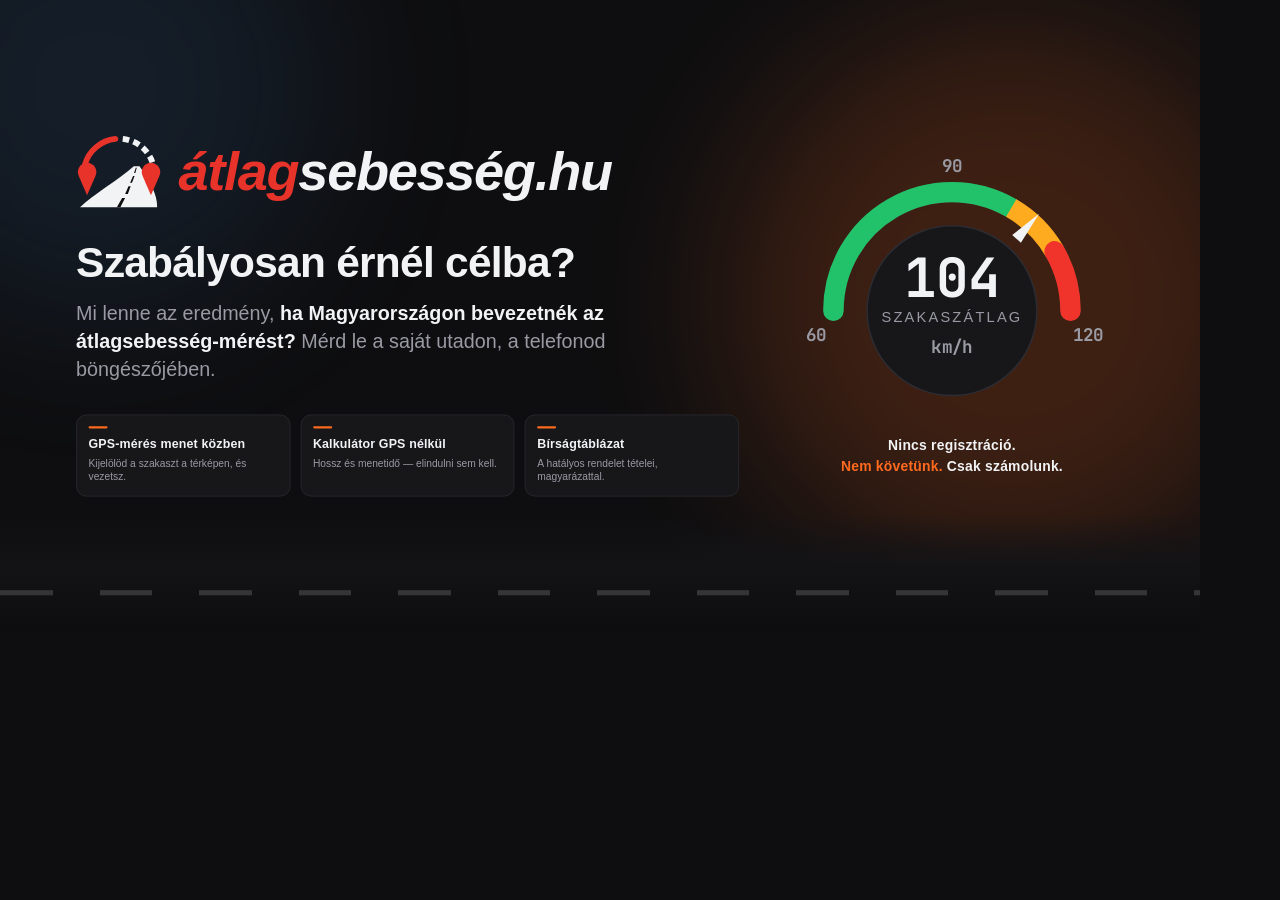
<file: atlagsebesseg/media/og.html>
<!DOCTYPE html>
<html lang="hu">
<head>
<meta charset="utf-8">
<title>Megosztási kép — 1200 × 630</title>
<style>
  /* A link-előnézet képe ugyanabból a rajzból készül, mint a
     Facebook-borító: egyetlen forrás, egyféle arculat. A borító
     1640 × 924 (16:9), a megosztási kép viszont 1200 × 630 (1,91:1),
     ezért a borítót kicsinyítve illesztjük bele.

       1200 / 1640 = 0,7317   →   924 * 0,7317 = 676 képpont magas
       676 - 630 = 46         →   23 képpont felül és alul lemarad

     A borítón minden lényeges elem a 150. és a 774. képpontsor között
     van; kicsinyítve és eltolva ez a 87–543. sor, tehát bőven belül. */
  * { margin: 0; padding: 0; }
  body { width: 1200px; height: 630px; overflow: hidden; background: #0e0e10; }
  .keret { width: 1200px; height: 630px; overflow: hidden; position: relative; }
  iframe {
    position: absolute;
    left: 0; top: -23px;
    width: 1640px; height: 924px;
    border: 0;
    transform: scale(0.7317073);
    transform-origin: 0 0;
  }
</style>
</head>
<body>
<div class="keret"><iframe src="borito.html" scrolling="no"></iframe></div>
</body>
</html>
</file>
<file: atlagsebesseg/vendor/leaflet/leaflet.css>
/* required styles */

.leaflet-pane,
.leaflet-tile,
.leaflet-marker-icon,
.leaflet-marker-shadow,
.leaflet-tile-container,
.leaflet-pane > svg,
.leaflet-pane > canvas,
.leaflet-zoom-box,
.leaflet-image-layer,
.leaflet-layer {
	position: absolute;
	left: 0;
	top: 0;
	}
.leaflet-container {
	overflow: hidden;
	}
.leaflet-tile,
.leaflet-marker-icon,
.leaflet-marker-shadow {
	-webkit-user-select: none;
	   -moz-user-select: none;
	        user-select: none;
	  -webkit-user-drag: none;
	}
/* Prevents IE11 from highlighting tiles in blue */
.leaflet-tile::selection {
	background: transparent;
}
/* Safari renders non-retina tile on retina better with this, but Chrome is worse */
.leaflet-safari .leaflet-tile {
	image-rendering: -webkit-optimize-contrast;
	}
/* hack that prevents hw layers "stretching" when loading new tiles */
.leaflet-safari .leaflet-tile-container {
	width: 1600px;
	height: 1600px;
	-webkit-transform-origin: 0 0;
	}
.leaflet-marker-icon,
.leaflet-marker-shadow {
	display: block;
	}
/* .leaflet-container svg: reset svg max-width decleration shipped in Joomla! (joomla.org) 3.x */
/* .leaflet-container img: map is broken in FF if you have max-width: 100% on tiles */
.leaflet-container .leaflet-overlay-pane svg {
	max-width: none !important;
	max-height: none !important;
	}
.leaflet-container .leaflet-marker-pane img,
.leaflet-container .leaflet-shadow-pane img,
.leaflet-container .leaflet-tile-pane img,
.leaflet-container img.leaflet-image-layer,
.leaflet-container .leaflet-tile {
	max-width: none !important;
	max-height: none !important;
	width: auto;
	padding: 0;
	}

.leaflet-container img.leaflet-tile {
	/* See: https://bugs.chromium.org/p/chromium/issues/detail?id=600120 */
	mix-blend-mode: plus-lighter;
}

.leaflet-container.leaflet-touch-zoom {
	-ms-touch-action: pan-x pan-y;
	touch-action: pan-x pan-y;
	}
.leaflet-container.leaflet-touch-drag {
	-ms-touch-action: pinch-zoom;
	/* Fallback for FF which doesn't support pinch-zoom */
	touch-action: none;
	touch-action: pinch-zoom;
}
.leaflet-container.leaflet-touch-drag.leaflet-touch-zoom {
	-ms-touch-action: none;
	touch-action: none;
}
.leaflet-container {
	-webkit-tap-highlight-color: transparent;
}
.leaflet-container a {
	-webkit-tap-highlight-color: rgba(51, 181, 229, 0.4);
}
.leaflet-tile {
	filter: inherit;
	visibility: hidden;
	}
.leaflet-tile-loaded {
	visibility: inherit;
	}
.leaflet-zoom-box {
	width: 0;
	height: 0;
	-moz-box-sizing: border-box;
	     box-sizing: border-box;
	z-index: 800;
	}
/* workaround for https://bugzilla.mozilla.org/show_bug.cgi?id=888319 */
.leaflet-overlay-pane svg {
	-moz-user-select: none;
	}

.leaflet-pane         { z-index: 400; }

.leaflet-tile-pane    { z-index: 200; }
.leaflet-overlay-pane { z-index: 400; }
.leaflet-shadow-pane  { z-index: 500; }
.leaflet-marker-pane  { z-index: 600; }
.leaflet-tooltip-pane   { z-index: 650; }
.leaflet-popup-pane   { z-index: 700; }

.leaflet-map-pane canvas { z-index: 100; }
.leaflet-map-pane svg    { z-index: 200; }

.leaflet-vml-shape {
	width: 1px;
	height: 1px;
	}
.lvml {
	behavior: url(#default#VML);
	display: inline-block;
	position: absolute;
	}


/* control positioning */

.leaflet-control {
	position: relative;
	z-index: 800;
	pointer-events: visiblePainted; /* IE 9-10 doesn't have auto */
	pointer-events: auto;
	}
.leaflet-top,
.leaflet-bottom {
	position: absolute;
	z-index: 1000;
	pointer-events: none;
	}
.leaflet-top {
	top: 0;
	}
.leaflet-right {
	right: 0;
	}
.leaflet-bottom {
	bottom: 0;
	}
.leaflet-left {
	left: 0;
	}
.leaflet-control {
	float: left;
	clear: both;
	}
.leaflet-right .leaflet-control {
	float: right;
	}
.leaflet-top .leaflet-control {
	margin-top: 10px;
	}
.leaflet-bottom .leaflet-control {
	margin-bottom: 10px;
	}
.leaflet-left .leaflet-control {
	margin-left: 10px;
	}
.leaflet-right .leaflet-control {
	margin-right: 10px;
	}


/* zoom and fade animations */

.leaflet-fade-anim .leaflet-popup {
	opacity: 0;
	-webkit-transition: opacity 0.2s linear;
	   -moz-transition: opacity 0.2s linear;
	        transition: opacity 0.2s linear;
	}
.leaflet-fade-anim .leaflet-map-pane .leaflet-popup {
	opacity: 1;
	}
.leaflet-zoom-animated {
	-webkit-transform-origin: 0 0;
	    -ms-transform-origin: 0 0;
	        transform-origin: 0 0;
	}
svg.leaflet-zoom-animated {
	will-change: transform;
}

.leaflet-zoom-anim .leaflet-zoom-animated {
	-webkit-transition: -webkit-transform 0.25s cubic-bezier(0,0,0.25,1);
	   -moz-transition:    -moz-transform 0.25s cubic-bezier(0,0,0.25,1);
	        transition:         transform 0.25s cubic-bezier(0,0,0.25,1);
	}
.leaflet-zoom-anim .leaflet-tile,
.leaflet-pan-anim .leaflet-tile {
	-webkit-transition: none;
	   -moz-transition: none;
	        transition: none;
	}

.leaflet-zoom-anim .leaflet-zoom-hide {
	visibility: hidden;
	}


/* cursors */

.leaflet-interactive {
	cursor: pointer;
	}
.leaflet-grab {
	cursor: -webkit-grab;
	cursor:    -moz-grab;
	cursor:         grab;
	}
.leaflet-crosshair,
.leaflet-crosshair .leaflet-interactive {
	cursor: crosshair;
	}
.leaflet-popup-pane,
.leaflet-control {
	cursor: auto;
	}
.leaflet-dragging .leaflet-grab,
.leaflet-dragging .leaflet-grab .leaflet-interactive,
.leaflet-dragging .leaflet-marker-draggable {
	cursor: move;
	cursor: -webkit-grabbing;
	cursor:    -moz-grabbing;
	cursor:         grabbing;
	}

/* marker & overlays interactivity */
.leaflet-marker-icon,
.leaflet-marker-shadow,
.leaflet-image-layer,
.leaflet-pane > svg path,
.leaflet-tile-container {
	pointer-events: none;
	}

.leaflet-marker-icon.leaflet-interactive,
.leaflet-image-layer.leaflet-interactive,
.leaflet-pane > svg path.leaflet-interactive,
svg.leaflet-image-layer.leaflet-interactive path {
	pointer-events: visiblePainted; /* IE 9-10 doesn't have auto */
	pointer-events: auto;
	}

/* visual tweaks */

.leaflet-container {
	background: #ddd;
	outline-offset: 1px;
	}
.leaflet-container a {
	color: #0078A8;
	}
.leaflet-zoom-box {
	border: 2px dotted #38f;
	background: rgba(255,255,255,0.5);
	}


/* general typography */
.leaflet-container {
	font-family: "Helvetica Neue", Arial, Helvetica, sans-serif;
	font-size: 12px;
	font-size: 0.75rem;
	line-height: 1.5;
	}


/* general toolbar styles */

.leaflet-bar {
	box-shadow: 0 1px 5px rgba(0,0,0,0.65);
	border-radius: 4px;
	}
.leaflet-bar a {
	background-color: #fff;
	border-bottom: 1px solid #ccc;
	width: 26px;
	height: 26px;
	line-height: 26px;
	display: block;
	text-align: center;
	text-decoration: none;
	color: black;
	}
.leaflet-bar a,
.leaflet-control-layers-toggle {
	background-position: 50% 50%;
	background-repeat: no-repeat;
	display: block;
	}
.leaflet-bar a:hover,
.leaflet-bar a:focus {
	background-color: #f4f4f4;
	}
.leaflet-bar a:first-child {
	border-top-left-radius: 4px;
	border-top-right-radius: 4px;
	}
.leaflet-bar a:last-child {
	border-bottom-left-radius: 4px;
	border-bottom-right-radius: 4px;
	border-bottom: none;
	}
.leaflet-bar a.leaflet-disabled {
	cursor: default;
	background-color: #f4f4f4;
	color: #bbb;
	}

.leaflet-touch .leaflet-bar a {
	width: 30px;
	height: 30px;
	line-height: 30px;
	}
.leaflet-touch .leaflet-bar a:first-child {
	border-top-left-radius: 2px;
	border-top-right-radius: 2px;
	}
.leaflet-touch .leaflet-bar a:last-child {
	border-bottom-left-radius: 2px;
	border-bottom-right-radius: 2px;
	}

/* zoom control */

.leaflet-control-zoom-in,
.leaflet-control-zoom-out {
	font: bold 18px 'Lucida Console', Monaco, monospace;
	text-indent: 1px;
	}

.leaflet-touch .leaflet-control-zoom-in, .leaflet-touch .leaflet-control-zoom-out  {
	font-size: 22px;
	}


/* layers control */

.leaflet-control-layers {
	box-shadow: 0 1px 5px rgba(0,0,0,0.4);
	background: #fff;
	border-radius: 5px;
	}
.leaflet-control-layers-toggle {
	background-image: url(images/layers.png);
	width: 36px;
	height: 36px;
	}
.leaflet-retina .leaflet-control-layers-toggle {
	background-image: url(images/layers-2x.png);
	background-size: 26px 26px;
	}
.leaflet-touch .leaflet-control-layers-toggle {
	width: 44px;
	height: 44px;
	}
.leaflet-control-layers .leaflet-control-layers-list,
.leaflet-control-layers-expanded .leaflet-control-layers-toggle {
	display: none;
	}
.leaflet-control-layers-expanded .leaflet-control-layers-list {
	display: block;
	position: relative;
	}
.leaflet-control-layers-expanded {
	padding: 6px 10px 6px 6px;
	color: #333;
	background: #fff;
	}
.leaflet-control-layers-scrollbar {
	overflow-y: scroll;
	overflow-x: hidden;
	padding-right: 5px;
	}
.leaflet-control-layers-selector {
	margin-top: 2px;
	position: relative;
	top: 1px;
	}
.leaflet-control-layers label {
	display: block;
	font-size: 13px;
	font-size: 1.08333em;
	}
.leaflet-control-layers-separator {
	height: 0;
	border-top: 1px solid #ddd;
	margin: 5px -10px 5px -6px;
	}

/* Default icon URLs */
.leaflet-default-icon-path { /* used only in path-guessing heuristic, see L.Icon.Default */
	background-image: url(images/marker-icon.png);
	}


/* attribution and scale controls */

.leaflet-container .leaflet-control-attribution {
	background: #fff;
	background: rgba(255, 255, 255, 0.8);
	margin: 0;
	}
.leaflet-control-attribution,
.leaflet-control-scale-line {
	padding: 0 5px;
	color: #333;
	line-height: 1.4;
	}
.leaflet-control-attribution a {
	text-decoration: none;
	}
.leaflet-control-attribution a:hover,
.leaflet-control-attribution a:focus {
	text-decoration: underline;
	}
.leaflet-attribution-flag {
	display: inline !important;
	vertical-align: baseline !important;
	width: 1em;
	height: 0.6669em;
	}
.leaflet-left .leaflet-control-scale {
	margin-left: 5px;
	}
.leaflet-bottom .leaflet-control-scale {
	margin-bottom: 5px;
	}
.leaflet-control-scale-line {
	border: 2px solid #777;
	border-top: none;
	line-height: 1.1;
	padding: 2px 5px 1px;
	white-space: nowrap;
	-moz-box-sizing: border-box;
	     box-sizing: border-box;
	background: rgba(255, 255, 255, 0.8);
	text-shadow: 1px 1px #fff;
	}
.leaflet-control-scale-line:not(:first-child) {
	border-top: 2px solid #777;
	border-bottom: none;
	margin-top: -2px;
	}
.leaflet-control-scale-line:not(:first-child):not(:last-child) {
	border-bottom: 2px solid #777;
	}

.leaflet-touch .leaflet-control-attribution,
.leaflet-touch .leaflet-control-layers,
.leaflet-touch .leaflet-bar {
	box-shadow: none;
	}
.leaflet-touch .leaflet-control-layers,
.leaflet-touch .leaflet-bar {
	border: 2px solid rgba(0,0,0,0.2);
	background-clip: padding-box;
	}


/* popup */

.leaflet-popup {
	position: absolute;
	text-align: center;
	margin-bottom: 20px;
	}
.leaflet-popup-content-wrapper {
	padding: 1px;
	text-align: left;
	border-radius: 12px;
	}
.leaflet-popup-content {
	margin: 13px 24px 13px 20px;
	line-height: 1.3;
	font-size: 13px;
	font-size: 1.08333em;
	min-height: 1px;
	}
.leaflet-popup-content p {
	margin: 17px 0;
	margin: 1.3em 0;
	}
.leaflet-popup-tip-container {
	width: 40px;
	height: 20px;
	position: absolute;
	left: 50%;
	margin-top: -1px;
	margin-left: -20px;
	overflow: hidden;
	pointer-events: none;
	}
.leaflet-popup-tip {
	width: 17px;
	height: 17px;
	padding: 1px;

	margin: -10px auto 0;
	pointer-events: auto;

	-webkit-transform: rotate(45deg);
	   -moz-transform: rotate(45deg);
	    -ms-transform: rotate(45deg);
	        transform: rotate(45deg);
	}
.leaflet-popup-content-wrapper,
.leaflet-popup-tip {
	background: white;
	color: #333;
	box-shadow: 0 3px 14px rgba(0,0,0,0.4);
	}
.leaflet-container a.leaflet-popup-close-button {
	position: absolute;
	top: 0;
	right: 0;
	border: none;
	text-align: center;
	width: 24px;
	height: 24px;
	font: 16px/24px Tahoma, Verdana, sans-serif;
	color: #757575;
	text-decoration: none;
	background: transparent;
	}
.leaflet-container a.leaflet-popup-close-button:hover,
.leaflet-container a.leaflet-popup-close-button:focus {
	color: #585858;
	}
.leaflet-popup-scrolled {
	overflow: auto;
	}

.leaflet-oldie .leaflet-popup-content-wrapper {
	-ms-zoom: 1;
	}
.leaflet-oldie .leaflet-popup-tip {
	width: 24px;
	margin: 0 auto;

	-ms-filter: "progid:DXImageTransform.Microsoft.Matrix(M11=0.70710678, M12=0.70710678, M21=-0.70710678, M22=0.70710678)";
	filter: progid:DXImageTransform.Microsoft.Matrix(M11=0.70710678, M12=0.70710678, M21=-0.70710678, M22=0.70710678);
	}

.leaflet-oldie .leaflet-control-zoom,
.leaflet-oldie .leaflet-control-layers,
.leaflet-oldie .leaflet-popup-content-wrapper,
.leaflet-oldie .leaflet-popup-tip {
	border: 1px solid #999;
	}


/* div icon */

.leaflet-div-icon {
	background: #fff;
	border: 1px solid #666;
	}


/* Tooltip */
/* Base styles for the element that has a tooltip */
.leaflet-tooltip {
	position: absolute;
	padding: 6px;
	background-color: #fff;
	border: 1px solid #fff;
	border-radius: 3px;
	color: #222;
	white-space: nowrap;
	-webkit-user-select: none;
	-moz-user-select: none;
	-ms-user-select: none;
	user-select: none;
	pointer-events: none;
	box-shadow: 0 1px 3px rgba(0,0,0,0.4);
	}
.leaflet-tooltip.leaflet-interactive {
	cursor: pointer;
	pointer-events: auto;
	}
.leaflet-tooltip-top:before,
.leaflet-tooltip-bottom:before,
.leaflet-tooltip-left:before,
.leaflet-tooltip-right:before {
	position: absolute;
	pointer-events: none;
	border: 6px solid transparent;
	background: transparent;
	content: "";
	}

/* Directions */

.leaflet-tooltip-bottom {
	margin-top: 6px;
}
.leaflet-tooltip-top {
	margin-top: -6px;
}
.leaflet-tooltip-bottom:before,
.leaflet-tooltip-top:before {
	left: 50%;
	margin-left: -6px;
	}
.leaflet-tooltip-top:before {
	bottom: 0;
	margin-bottom: -12px;
	border-top-color: #fff;
	}
.leaflet-tooltip-bottom:before {
	top: 0;
	margin-top: -12px;
	margin-left: -6px;
	border-bottom-color: #fff;
	}
.leaflet-tooltip-left {
	margin-left: -6px;
}
.leaflet-tooltip-right {
	margin-left: 6px;
}
.leaflet-tooltip-left:before,
.leaflet-tooltip-right:before {
	top: 50%;
	margin-top: -6px;
	}
.leaflet-tooltip-left:before {
	right: 0;
	margin-right: -12px;
	border-left-color: #fff;
	}
.leaflet-tooltip-right:before {
	left: 0;
	margin-left: -12px;
	border-right-color: #fff;
	}

/* Printing */

@media print {
	/* Prevent printers from removing background-images of controls. */
	.leaflet-control {
		-webkit-print-color-adjust: exact;
		print-color-adjust: exact;
		}
	}
</file>
<file: atlagsebesseg/css/app.css>
/* Átlagsebesség.hu — mobilra tervezett műszerfal-felület, sötét és
   világos témával.

   A sötét az alap. A világos témát egyetlen blokk írja felül, mert a
   `js/tema.js` mindig konkrét értéket tesz a `<html data-theme>`-be
   (a rendszerkövetést is feloldja). Így nincs kétszer leírt paletta. */

:root {
  color-scheme: dark;
  --bg: #0e0e10;
  --surface: #17171a;
  --surface-2: #1f1f24;
  --border: #2c2c33;
  --text: #f2f3f5;
  --muted: #9a9aa4;
  --accent: #ff6a1f;
  --accent-ink: #14100c;
  --danger: #ff5f56;
  --ok: #3ddc84;
  --warn: #ffbe4d;
  --radius: 16px;
  --kartya-arnyek: none;
  /* Az alkalmazássáv szélessége asztali gépen, és a mögötte látszó
     háttér. A jogi oldal törzse régóta 720 képpont — a felület is
     ezt veszi át, hogy a két lap egyforma széles legyen. */
  --app-max: 720px;
  --bg-lap: #09090b;
  /* a logó pirosa: márkaszín, témától független */
  --marka: #e8332a;

  /* A státuszsáv a műszerfal jelzőfénye: sötétben mély alapon világít,
     nem fehér táblaként vakít; nappal fordítva olvas jobban.          */
  --band-ok-bg: #11301e;
  --band-ok-ink: #7cecab;
  --band-ok-keret: #2f6a48;
  --band-hatar-bg: #33250a;
  --band-hatar-ink: #ffcd6b;
  --band-hatar-keret: #7a5a1c;
  --band-birsag-bg: #3a120f;
  --band-birsag-ink: #ff8f85;
  --band-birsag-keret: #83322b;
}

/* Világos téma. A kontrasztarányok a WCAG AA szintjét tartják a
   szövegszínekre, a narancs pedig sötétebb, hogy fehéren is olvasson. */
:root[data-theme="light"] {
  /* Világos alapon a kártyát a lágy vetett árnyék emeli ki, nem a keret:
     sok vonal helyett rétegek, ettől hat mainak a felület.           */
  --kartya-arnyek: 0 1px 2px rgba(16, 20, 30, 0.05), 0 6px 16px rgba(16, 20, 30, 0.05);
  color-scheme: light;
  --bg: #eef0f5;
  --surface: #ffffff;
  --surface-2: #f2f4f8;
  --border: #d3d6de;
  --text: #16171a;
  --muted: #5d5f68;
  --accent: #d4530b;
  --accent-ink: #ffffff;
  --danger: #c62828;
  --ok: #1a7f45;
  --warn: #a86400;

  --marka: #d5211a;
  --bg-lap: #e2e5ec;
  --band-ok-bg: #c9f0d4;
  --band-ok-ink: #0d2a17;
  --band-ok-keret: #7ed39a;
  --band-hatar-bg: #ffe6b8;
  --band-hatar-ink: #3a2a05;
  --band-hatar-keret: #e0b45f;
  --band-birsag-bg: #ffd4d1;
  --band-birsag-ink: #3d0f0c;
  --band-birsag-keret: #e88a83;
}

/* Műszer-betű a számoknak. Táblázatos számjegyek: vezetés közben a
   változó érték nem ugráltatja a körülötte lévő szöveget. Csak latin
   karakterkészlet, két vastagság, helyben tárolva (~42 KB összesen).
   JetBrains Mono, OFL licenc — a licenc a vendor/fonts mappában.      */
@font-face {
  font-family: 'Muszer';
  src: url('../vendor/fonts/jetbrains-mono-400.woff2') format('woff2');
  font-weight: 400;
  font-display: swap;
}
@font-face {
  font-family: 'Muszer';
  src: url('../vendor/fonts/jetbrains-mono-700.woff2') format('woff2');
  font-weight: 700;
  font-display: swap;
}

/* Ahol szám áll, ott azonos szélességű számjegy kell. */
.ora-ertek, .ora-cimke, .ora-egyseg, .ora-cim,
.adat-val, .merleg-val, .statusz-fo, .tabla, .limit-jel,
.seg-limit strong, .seg-verd, .limit-gomb strong,
.eredmeny-adatok dd, .kv dd, .utsav-limit, .utsav-hossz,
.kapu-kozep, .big-val, .jog-kulcs strong {
  font-family: 'Muszer', ui-monospace, SFMono-Regular, Menlo, monospace;
  font-variant-numeric: tabular-nums;
  letter-spacing: -0.01em;
}

/* A rendszerbetű számjegyei is legyenek azonos szélességűek. */
body { font-variant-numeric: tabular-nums; }

* { box-sizing: border-box; }
[hidden] { display: none !important; }

html, body {
  margin: 0;
  height: 100%;
  background: var(--bg);
  color: var(--text);
  font: 15px/1.45 system-ui, -apple-system, "Segoe UI", Roboto, sans-serif;
  -webkit-text-size-adjust: 100%;
}

body { display: flex; flex-direction: column; }
button, input, select { font: inherit; color: inherit; }

/* A böngésző alapértelmezett kékje mindkét témán idegen test. */
a { color: var(--accent); text-underline-offset: 2px; }
a.btn, a.chip, a.hirdetes { text-decoration: none; }

/* --------------------------------------------------------------- váz */

#topbar {
  display: flex;
  align-items: center;
  gap: 8px;
  padding: 10px 12px;
  padding-top: calc(10px + env(safe-area-inset-top, 0px));
  background: var(--surface);
  border-bottom: 1px solid var(--border);
}

/* A jelkép sötét részei a szövegszínt veszik fel, így mindkét témában
   megmarad a kontraszt; a piros a márkaszín, az marad. */
#topbar .logo {
  width: 40px;
  height: 35px;
  flex: none;
  color: var(--text);
}

/* A szóvédjegy a logó szerint: dőlt, az „átlag” piros, a többi sötét. */
#topbar h1 {
  flex: 1;
  margin: 0;
  font-size: 18px;
  font-weight: 800;
  font-style: italic;
  letter-spacing: -0.4px;
  white-space: nowrap;
  overflow: hidden;
  text-overflow: ellipsis;
}
#topbar .wm-elso { color: var(--marka); }

.gps-pill {
  display: inline-flex;
  align-items: center;
  gap: 6px;
  font-size: 12px;
  font-weight: 600;
  padding: 4px 9px;
  border-radius: 999px;
  background: var(--surface-2);
  border: 1px solid var(--border);
  color: var(--muted);
  white-space: nowrap;
}
.gps-pill .dot {
  width: 8px;
  height: 8px;
  border-radius: 999px;
  background: var(--muted);
}
.gps-pill[data-allapot="be"] { color: var(--ok); border-color: color-mix(in srgb, var(--ok) 45%, transparent); }
.gps-pill[data-allapot="be"] .dot { background: var(--ok); box-shadow: 0 0 6px var(--ok); }
.gps-pill[data-allapot="gyenge"] { color: var(--warn); border-color: color-mix(in srgb, var(--warn) 45%, transparent); }
.gps-pill[data-allapot="gyenge"] .dot { background: var(--warn); }

.ikon-gomb {
  width: 34px;
  height: 34px;
  flex: none;
  border-radius: 999px;
  border: 1px solid var(--border);
  background: var(--surface-2);
  color: var(--muted);
  font: 600 14px/1 Georgia, serif;
  cursor: pointer;
}

#main { flex: 1; overflow-y: auto; overscroll-behavior-y: contain; }
.pad { padding: 12px; display: flex; flex-direction: column; gap: 12px; }

#tabs {
  display: flex;
  border-top: 1px solid var(--border);
  background: var(--surface);
  padding-bottom: env(safe-area-inset-bottom, 0px);
}

/* ------------------------------------------- asztali gépen keskeny sáv

   A felület telefonra készült: 390 képpont széles kijelzőn minden
   elem a helyén van. Asztali monitoron viszont ugyanez teljes
   szélességben szétfolyik — a „Mérés indítása" gomb méteres lesz, a
   kártyák sora pedig olvashatatlanul hosszú.

   Ezért széles ablakban az egész alkalmazás egy középre zárt sávba
   kerül. Nem százalékot használunk, hanem fix felső korlátot: 70%
   egy 1920 képpontos monitoron még mindig 1340 képpont volna, azaz a
   gomb továbbra is túl nagy maradna. A korlát a `--app-max`, egyetlen
   szám átírásával tágítható.                                         */
@media (min-width: 760px) {
  html { background: var(--bg-lap); }
  body {
    max-width: var(--app-max);
    margin-inline: auto;
    border-inline: 1px solid var(--border);
  }
  /* A teljes képernyős profilnézet a viewporthoz képest van rögzítve,
     ezért magától kilógna a sávból. */
  .profil-lap {
    max-width: var(--app-max);
    margin-inline: auto;
  }
}

.tab {
  flex: 1;
  display: flex;
  flex-direction: column;
  align-items: center;
  gap: 2px;
  padding: 8px 4px;
  border: 0;
  background: none;
  color: var(--muted);
  font-size: 12px;
  cursor: pointer;
}
.tab .ikon { width: 22px; height: 22px; }
.tab.active { color: var(--accent); }

/* ------------------------------------------------------------ gombok */

.btn {
  border: 1px solid var(--border);
  background: var(--surface-2);
  border-radius: 12px;
  padding: 11px 14px;
  font-weight: 600;
  cursor: pointer;
}
.btn.primary { background: var(--accent); color: var(--accent-ink); border-color: transparent; }
.btn.danger { background: var(--danger); color: #fff; border-color: transparent; }
.btn.ghost { background: transparent; }
.btn.small { padding: 7px 11px; font-size: 13px; font-weight: 500; }
.btn.block { width: 100%; }
.btn.grow { flex: 1; }
.btn:disabled { opacity: 0.5; cursor: default; }

/* a képernyő fő cselekvése: széles, nagybetűs, narancs */
.btn.nagy {
  width: 100%;
  padding: 16px;
  border-radius: 12px;
  font-size: 16px;
  font-weight: 700;
  letter-spacing: 0.6px;
  text-transform: uppercase;
  background: var(--accent);
  color: var(--accent-ink);
  border: 2px solid var(--accent);
}
/* futó mérésnél kifordítva: keret marad, a kitöltés eltűnik */
.btn.nagy.stop {
  background: transparent;
  color: var(--accent);
}

.btn-row { display: flex; gap: 8px; flex-wrap: wrap; }

/* ------------------------------------------------------------ térkép */

#map { height: 42dvh; min-height: 220px; background: var(--surface-2); z-index: 0; }

/* A térkép alatti gombsor tördel, nem görget: oldalra csúsztatva a
   "Kijelölés törlése" és a nagyítógombok eltűntek a képernyő szélén,
   vezetés közben pedig senki nem keresi őket görgetéssel.            */
.map-tools {
  display: flex;
  flex-wrap: wrap;
  gap: 8px;
  padding: 8px 12px 0;
}
.map-tools .chip { flex: 1 1 auto; }
/* A két kapujelölő mindig egy teljes sort kap: ez a fő művelet. */
#btn-start-jelol, #btn-end-jelol { flex: 1 1 calc(50% - 4px); }
/* A nézetgombok keskeny kijelzőn ikonná zsugorodnak. */
.chip-szuk { flex: 0 0 auto; }
.chip-szuk .chip-szo { display: none; }
@media (min-width: 460px) {
  .chip-szuk .chip-szo { display: inline; }
}

.chip {
  border: 1px solid var(--border);
  background: var(--surface);
  color: var(--text);
  border-radius: 999px;
  /* függőlegesen bőven: vezetés közben, rázkódó autóban a 33 képpontos
     gomb kevés volt — a szélességet nem növeljük, hogy a gombsor
     továbbra is két sorban elférjen.                                   */
  padding: 9px 12px;
  font-size: 13px;
  white-space: nowrap;
  cursor: pointer;
}
.chip[aria-pressed="false"] { opacity: 0.5; }
.chip.aktiv { border-color: var(--accent); color: var(--accent); }

/* ------------------------------------------ vezetés közbeni nézet

   Menet közben csak az számít, ami vezetői döntést befolyásol: a
   pillanatnyi sebesség, a szakaszátlag és a helyi korlátozás. A
   bírságrészletek, a szakaszlista, a beállítások és az állapotsorok a
   mérés végén, álló helyzetben olvasandók — futás közben elrejtjük
   őket, hogy ne vigyék el a figyelmet a műszerről.                   */
#meres-elo.mer-fut .reszlet,
#meres-elo.mer-fut .indulas-elott { display: none !important; }

/* Az indulás előtti beállítások a fő gomb alatt: itt még áll az autó. */
.indulas-elott { padding-bottom: 0; }

/* A verdikt alatti pontosítás: ne muted szövegként vesszen el, mert épp
   azt az ellentmondást oldja fel, amit az olvasó lát („semmibe kerül,
   de a 30-as részen 50 000 Ft”).                                      */
.megjegyzes {
  display: block;
  margin-top: 10px;
  padding: 8px 10px;
  border-radius: 10px;
  border: 1px dashed var(--border);
  background: var(--surface-2);
  color: var(--text);
  font-size: 12.5px;
  line-height: 1.45;
  text-align: left;
}
.lista-fej { margin: 0; }
.merleg-lbl small {
  display: block;
  font-size: 10px;
  font-weight: 400;
  opacity: 0.75;
  letter-spacing: 0;
  text-transform: none;
}

/* ------------------------------------------------------ indító nézet */

.hero {
  background: var(--surface);
  border: 1px solid var(--border);
  border-radius: var(--radius);
  padding: 22px 16px;
  text-align: center;
}
.hero h2 { margin: 0 0 8px; font-size: 25px; line-height: 1.2; letter-spacing: -0.4px; }
.hero-lead { margin: 0 0 18px; color: var(--muted); font-size: 15px; }

.mod-valaszto { display: flex; flex-direction: column; gap: 8px; margin-top: 12px; }

.mod {
  display: flex;
  align-items: center;
  gap: 12px;
  text-align: left;
  padding: 13px;
  border: 1px solid var(--border);
  border-radius: 12px;
  background: var(--surface-2);
  cursor: pointer;
}
.mod:hover { border-color: var(--accent); }
.mod-ikon { display: inline-flex; color: var(--accent); }
.mod-szoveg { display: flex; flex-direction: column; gap: 2px; font-size: 13px; color: var(--muted); }
.mod-szoveg strong { font-size: 15px; color: var(--text); }

.marka {
  display: flex;
  flex-direction: column;
  gap: 4px;
  text-align: center;
  padding: 14px 12px;
  border: 1px solid var(--border);
  border-radius: var(--radius);
  background: var(--surface-2);
}

.lepesek { display: flex; flex-direction: column; gap: 10px; font-size: 14px; color: var(--muted); }
.lepesek div { display: flex; align-items: center; gap: 10px; }

.lepes-szam {
  flex: none;
  width: 24px;
  height: 24px;
  display: grid;
  place-items: center;
  border-radius: 999px;
  background: var(--accent);
  color: var(--accent-ink);
  font-size: 13px;
  font-weight: 700;
}

/* --------------------------------------------------- szakasz és kapuk */

.szakasz-panel {
  background: var(--surface);
  border: 1px solid var(--border);
  border-radius: var(--radius);
  padding: 12px 14px 14px;
  display: flex;
  flex-direction: column;
  gap: 8px;
}

.szakasz-panel h2 {
  margin: 0;
  text-align: center;
  font-size: 16px;
  font-weight: 650;
}

.kapu-sor { display: flex; align-items: flex-start; justify-content: space-between; gap: 8px; }
.kapu-cimke { font-size: 12px; color: var(--muted); white-space: nowrap; }

.kapu-kozep {
  flex: 1;
  display: flex;
  flex-direction: column;
  align-items: center;
  font-size: 13px;
  color: var(--muted);
  line-height: 1.35;
}
.kapu-kozep span:first-child { color: var(--text); font-weight: 600; }

.halado-sor { display: flex; align-items: center; gap: 6px; }
.kapu-tick { width: 2px; height: 14px; background: var(--muted); border-radius: 1px; flex: none; }

.sav {
  flex: 1;
  height: 12px;
  border-radius: 999px;
  background: var(--surface-2);
  border: 1px solid var(--border);
  position: relative;
}

.sav-kitolt {
  position: relative;
  display: block;
  height: 100%;
  width: 0;
  border-radius: 999px;
  background: var(--accent);
  transition: width 0.4s ease;
}

/* nyílhegy a haladás végén — a mozgás iránya így egy pillantásból látszik */
.sav-kitolt::after {
  content: '';
  position: absolute;
  right: -7px;
  top: 50%;
  transform: translateY(-50%);
  border-left: 8px solid var(--accent);
  border-top: 6px solid transparent;
  border-bottom: 6px solid transparent;
}
.sav-kitolt[style*="width: 0%"]::after { display: none; }

/* ------------------------------------------------------------- óra */

.ora-kartya { align-items: stretch; gap: 12px; }

/* Az óra a rendelkezésre álló szélességet tölti ki, de egy ponton túl
   nem nő tovább: a műszer olvashatóságán 420 képpont fölött már nem
   javít a méret, viszont asztali gépen az egész képernyőt elfoglalná.
   Telefonon ez a korlát nem lép életbe (390 képpontos kijelzőn az óra
   ennél keskenyebb), tehát ott semmi nem változik.                   */
.ora-doboz {
  position: relative;
  max-width: 420px;
  margin-inline: auto;
  width: 100%;
}

/* A műszer színei külön változókban. A minta egy gyári műszeregység:
   sötét csatornában világító gyűrű, középen nagy fehér szám. Világos
   témában ugyanezek sötétebbek, hogy fehéren is olvassanak.         */
.ora {
  --m-ok: #21c26a;
  --m-hatar: #ffab1f;
  --m-birsag: #f0342b;
  --m-semleges: #6b6b76;
  --m-csatorna: color-mix(in srgb, var(--text) 9%, transparent);
  --m-veszely: color-mix(in srgb, var(--m-birsag) 22%, transparent);
  --m-vagas: var(--surface);
  display: block;
  width: 100%;
  height: auto;
}
:root[data-theme="light"] .ora {
  --m-ok: #0f9a4d;
  --m-hatar: #c47b00;
  --m-birsag: #d92b1f;
  --m-semleges: #9aa0ac;
  --m-csatorna: color-mix(in srgb, var(--text) 11%, transparent);
  --m-veszely: color-mix(in srgb, var(--m-birsag) 18%, transparent);
}

/* a skálagyűrű sötét csatornája: a ki nem világított rész */
.ora-csatorna { stroke: var(--m-csatorna); stroke-width: 12; }
/* a bírságos tartomány, mint a fordulatszámmérő vörös mezője */
.ora-veszely { stroke: var(--m-veszely); stroke-width: 12; }

/* a világító ív és a fényudvara */
.ora-iv {
  stroke: var(--m-semleges);
  stroke-width: 12;
  transition: stroke-dashoffset 0.5s cubic-bezier(0.16, 1, 0.3, 1);
}
.ora-iv.udvar { stroke-width: 24; opacity: 0.2; }

/* A belső tárcsa: a nagy szám saját mezője, vékony világos kerettel.
   Ez választja el a számot a skálától, ahogy a gyári műszereken. */
.ora-tarcsa { fill: var(--surface-2); }
:root[data-theme="light"] .ora-tarcsa { fill: #ffffff; }
.ora-tarcsa-keret {
  stroke: color-mix(in srgb, var(--text) 30%, transparent);
  stroke-width: 2;
}
.ora-iv.ok { stroke: var(--m-ok); }
.ora-iv.hatar { stroke: var(--m-hatar); }
.ora-iv.birsag { stroke: var(--m-birsag); }

/* a gyűrűbe vágott osztásrovátkák: a kártya színével vágunk */
.ora-rovatka { stroke: var(--m-vagas); stroke-width: 1.5; opacity: 0.6; }

.ora-cimke {
  fill: var(--muted);
  font-size: 13px;
  font-weight: 600;
  opacity: 0.85;
}
.ora-cimke.birsag { fill: var(--m-birsag); opacity: 0.85; }

/* A tartható tempó jele: eddig mehetsz. Ez a műszer legfontosabb
   pontja, ezért világos és van külső csücske is. */
.ora-cel { stroke: var(--text); stroke-width: 3.5; stroke-linecap: round; }
.ora-cel-csucs { fill: var(--text); }

/* A szakaszátlag ugyanazon a gyűrűn, karikás jellel: a bírság ebből
   lesz, ezért a bírság szerinti színt viseli. */
.ora-atlagjel { fill: var(--surface); stroke: var(--m-semleges); stroke-width: 3.5; }
.ora-atlagjel.ok { stroke: var(--m-ok); }
.ora-atlagjel.hatar { stroke: var(--m-hatar); }
.ora-atlagjel.birsag { stroke: var(--m-birsag); }

/* a világító ív elülső éle, mint a gyári műszeren a fényes perem */
.ora-forgo { transition: transform 0.5s cubic-bezier(0.16, 1, 0.3, 1); }
.ora-el { stroke: #ffffff; stroke-width: 3; opacity: 0.85; }
:root[data-theme="light"] .ora-el { stroke: #ffffff; opacity: 0.95; }

.ora-cim {
  fill: var(--muted);
  font-size: 9px;
  font-weight: 600;
  letter-spacing: 0.2em;
  opacity: 0.6;
}

/* a nagy szám: fehér és testes, ahogy a műszerfalon */
.ora-ertek {
  fill: var(--text);
  font-size: 58px;
  font-weight: 700;
  letter-spacing: -0.05em;
}
.ora-ertek.halvany { fill: var(--muted); opacity: 0.45; }

.ora-egyseg {
  fill: var(--muted);
  font-size: 13px;
  font-weight: 500;
}

/* ------------------------------------------- megállás és felfüggesztés */

.szunet-sav {
  display: flex;
  align-items: center;
  gap: 10px;
  padding: 10px 12px;
  border-radius: 12px;
  border: 1px solid var(--warn);
  background: var(--band-hatar-bg);
  color: var(--band-hatar-ink);
  font-size: 13px;
  line-height: 1.3;
}
.szunet-sav .btn { flex: none; }

.allas-gombok { display: flex; gap: 8px; flex-wrap: wrap; }

/* A visszaszámláló csak tájékoztat: válasz nélkül a mérés megy tovább,
   mert vezetés közben a nem-válasz nem jelenthet beavatkozást.      */
.allas-visszaszamlalo {
  margin: 0;
  text-align: center;
  font-size: 13px;
  color: var(--muted);
}
.allas-visszaszamlalo strong {
  display: inline-grid;
  place-items: center;
  min-width: 26px;
  height: 26px;
  margin-left: 4px;
  border-radius: 999px;
  background: var(--surface-2);
  border: 1px solid var(--border);
  font-family: 'Muszer', ui-monospace, SFMono-Regular, Menlo, monospace;
  color: var(--text);
}

/* ------------------------------------------------ sebességprofil */

/* A nulla vonal a helyben érvényes korlátozás: ami fölé megy, azzal
   többel haladtál. Így a korlátozás váltása nem billenti meg a képet. */
.profil { margin: 0; display: flex; flex-direction: column; gap: 6px; }
.profil figcaption { font-size: 13px; font-weight: 650; }

/* Nagyításkor a rajz szélesebb vászonra kerül, és ez a doboz görgeti.
   Valódi úton negyven fölötti korlátozásváltás is lehet: telefon
   szélességében azok menthetetlenül egymásra csúsznának.            */
.profil-vaszon {
  overflow-x: auto;
  overflow-y: hidden;
  -webkit-overflow-scrolling: touch;
  overscroll-behavior-x: contain;
}
.profil-vaszon svg { display: block; width: 100%; height: auto; }

.profil-eszkozok {
  display: flex;
  align-items: center;
  justify-content: space-between;
  gap: 8px;
  flex-wrap: wrap;
}

.profil-nagyitas {
  display: inline-flex;
  border: 1px solid var(--border);
  border-radius: 999px;
  overflow: hidden;
}
.zoom-gomb {
  border: 0;
  background: transparent;
  color: var(--muted);
  padding: 5px 11px;
  font-size: 12px;
  font-weight: 650;
  cursor: pointer;
}
.zoom-gomb + .zoom-gomb { border-left: 1px solid var(--border); }
.zoom-gomb[aria-pressed="true"] { background: var(--accent); color: var(--accent-ink); }

/* Teljes képernyős nézet: itt fér ki igazán a hosszú szakasz. */
.profil-lap {
  position: fixed;
  inset: 0;
  z-index: 1200;
  background: var(--bg);
  display: flex;
  flex-direction: column;
  gap: 10px;
  padding: calc(10px + env(safe-area-inset-top, 0px)) 12px
           calc(12px + env(safe-area-inset-bottom, 0px));
}
.profil-lap-fejlec { display: flex; align-items: center; justify-content: space-between; gap: 10px; }

/* A nagy nézetben a rajz nem nyúlik: a saját arányát tartja, és a
   maradék helyen függőlegesen középre kerül. Flex elemként zsugorodna,
   ezért kap `flex: none`-t és automata margót.                       */
.profil-vaszon.nagy {
  flex: none;
  display: block;
  margin: auto 0;
  width: 100%;
}

.pr-racs { stroke: var(--border); stroke-width: 1; stroke-dasharray: 3 4; }
.pr-nulla { stroke: var(--text); stroke-width: 1.5; opacity: 0.55; }
.pr-valtas { stroke: var(--border); stroke-width: 1; stroke-dasharray: 2 3; }

.pr-felett { fill: var(--danger); opacity: 0.7; }
.pr-alatt { fill: var(--ok); opacity: 0.5; }
.pr-vonal { stroke: var(--text); stroke-width: 1.6; opacity: 0.8; stroke-linejoin: round; }

.pr-cimke, .pr-limit {
  fill: var(--muted);
  font-family: 'Muszer', ui-monospace, SFMono-Regular, Menlo, monospace;
  font-variant-numeric: tabular-nums;
  font-size: 9px;
}
.pr-limit { opacity: 0.75; }

.profil-jel { margin: 0; font-size: 11px; color: var(--muted); display: flex; align-items: center; gap: 5px; }
.profil-kulcs { width: 11px; height: 11px; border-radius: 3px; display: inline-block; }
.profil-kulcs.felett { background: var(--danger); opacity: 0.7; }
.profil-kulcs.alatt { background: var(--ok); opacity: 0.5; margin-left: 8px; }

/* Sebességkorlátozó tábla a számlap alsó nyílásában, a felirattal egy
   sorban. Korábban a jobb felső sarokban ült, de a szélesebb skálán
   ott már a számok futnak.                                          */
/* A tábla és az utasítás a műszer alatt, egy sorban: a tárcsás
   számlapon belül már nem férnének el.                              */
.tabla-sav {
  display: flex;
  align-items: center;
  gap: 8px;
}
/* a kalkulátorban csak a tábla van, az középre kerül */
.result .tabla-sav { justify-content: center; }

/* Az utasítás: menet közben ez az egyetlen dolog, amit el kell olvasni.
   Egy szó és egy szám, színnel megerősítve.                          */
.utasitas {
  display: flex;
  flex-direction: column;
  align-items: center;
  line-height: 1.05;
  margin-left: auto;
  padding: 5px 12px;
  border-radius: 12px;
  border: 1px solid var(--border);
  background: var(--surface-2);
  color: var(--muted);
}
.utasitas-szo { font-size: 10px; font-weight: 800; letter-spacing: 0.12em; }
.utasitas-val {
  font-family: 'Muszer', ui-monospace, SFMono-Regular, Menlo, monospace;
  font-variant-numeric: tabular-nums;
  font-size: 22px;
  font-weight: 700;
  color: var(--text);
}
.utasitas.lassits { border-color: var(--danger); background: var(--band-birsag-bg); color: var(--band-birsag-ink); }
.utasitas.lassits .utasitas-val { color: var(--band-birsag-ink); }
.utasitas.tartsd { border-color: var(--warn); background: var(--band-hatar-bg); color: var(--band-hatar-ink); }
.utasitas.tartsd .utasitas-val { color: var(--band-hatar-ink); }
.utasitas.mehetsz { border-color: var(--ok); background: var(--band-ok-bg); color: var(--band-ok-ink); }
.utasitas.mehetsz .utasitas-val { color: var(--band-ok-ink); }

.tabla {
  flex: none;
  width: clamp(40px, 12vw, 50px);
  height: clamp(40px, 12vw, 50px);
  display: grid;
  place-items: center;
  border-radius: 999px;
  background: #ffffff;
  border: 5px solid #d92b1f;
  color: #17171a;
  font-size: clamp(14px, 4.2vw, 18px);
  font-weight: 800;
  padding: 0;
  cursor: pointer;
}

/* ------------------------------------------------------- státuszsáv */

.statuszsav {
  display: flex;
  flex-direction: column;
  align-items: center;
  gap: 2px;
  padding: 11px 12px;
  border-radius: 12px;
  border: 1px solid var(--border);
  background: var(--surface-2);
  color: var(--muted);
  text-align: center;
}
.statusz-fo { font-size: 17px; font-weight: 700; }
.statusz-al { font-size: 14px; font-weight: 600; }
.statusz-megj { font-size: 13px; opacity: 0.85; }

.statuszsav.ok { background: var(--band-ok-bg); color: var(--band-ok-ink); border-color: var(--band-ok-keret); }
.statuszsav.hatar { background: var(--band-hatar-bg); color: var(--band-hatar-ink); border-color: var(--band-hatar-keret); }
.statuszsav.birsag { background: var(--band-birsag-bg); color: var(--band-birsag-ink); border-color: var(--band-birsag-keret); }

/* --------------------------------------------------------- adatrács */

/* A három szám, ami menet közben számít, egy sorban a műszer alatt.
   A műszer maga a pillanatnyi sebességet mutatja nagyban; ez a sor
   mondja meg, mihez mérjük, és hol tart a szakaszátlag.             */
.ora-adatsor {
  display: grid;
  grid-template-columns: repeat(3, 1fr);
  gap: 6px;
  margin-top: 2px;
}

.oa-cella {
  display: flex;
  flex-direction: column;
  align-items: center;
  gap: 1px;
  min-width: 0;
  padding: 8px 4px;
  border-radius: 12px;
  background: var(--surface-2);
  border: 1px solid var(--border);
  text-align: center;
}

/* A feliratok két sorig érhetnek; a rögzített magasságtól a három szám
   akkor is egy vonalba esik, ha az egyik felirat tördelődik. */
.oa-lbl {
  display: flex;
  align-items: center;
  min-height: 2.4em;
  font-size: 10px;
  font-weight: 600;
  line-height: 1.15;
  color: var(--muted);
}
.oa-szam { display: flex; align-items: baseline; gap: 3px; }
.oa-val {
  font-family: 'Muszer', ui-monospace, SFMono-Regular, Menlo, monospace;
  font-variant-numeric: tabular-nums;
  font-size: 21px;
  font-weight: 700;
  line-height: 1.1;
  white-space: nowrap;
}
.oa-egyseg { font-size: 10px; color: var(--muted); }

/* A kilométeróra becslése egy sorban a három cella alatt: a cellába
   nem férne el, és úgyis csak a pillanatnyi értékre vonatkozik. */
.oa-alsor {
  margin: 0;
  font-size: 11px;
  line-height: 1.2;
  color: var(--muted);
  text-align: center;
}
.oa-alsor:empty { display: none; }

/* A szakaszátlag a bírság szerinti színt viseli, a pillanatnyi pedig
   azt, hogy a tartható tempóhoz képest hol tartasz. */
.oa-val.ok { color: var(--ok); }
.oa-val.hatar { color: var(--warn); }
.oa-val.birsag { color: var(--danger); }

@media (max-width: 360px) {
  .oa-val { font-size: 18px; }
  .oa-lbl { font-size: 9px; }
  .oa-egyseg { font-size: 9px; }
  .oa-cella { padding: 7px 2px; }
}

.adatracs { display: grid; grid-template-columns: 1fr 1fr; gap: 8px; }

/* Címke fölé, érték alá: egy sorban a hosszabb címke és a mértékegységes
   érték együtt kilógna a keskeny oszlopból.                            */
.adatracs div {
  display: flex;
  flex-direction: column;
  gap: 1px;
  min-width: 0;
  padding: 8px 10px;
  border-radius: 10px;
  background: var(--surface-2);
  border: 1px solid var(--border);
}
.adat-lbl { font-size: 11px; color: var(--muted); line-height: 1.2; }
.adat-val { font-size: 16px; font-weight: 700; }
/* A műszerfalad többet mutat, mint a GPS: az .oa-alsor teszi
   egyértelművé, hogy nem a mérés téved.                             */

.projekcio {
  margin: 0;
  padding: 10px 12px;
  border-radius: 12px;
  background: var(--surface-2);
  border: 1px solid var(--border);
  font-size: 14px;
  text-align: center;
}
.projekcio.jo strong:last-of-type { color: var(--ok); }
.projekcio.rossz strong:last-of-type { color: var(--danger); }

/* ------------------------------------------------------------ kártyák */

.card {
  background: var(--surface);
  border: 1px solid var(--border);
  border-radius: var(--radius);
  box-shadow: var(--kartya-arnyek);
  padding: 12px;
  display: flex;
  flex-direction: column;
  gap: 10px;
}

.card-title { margin: 0; font-size: 15px; font-weight: 650; }
.card p { margin: 0; }
.card ul { margin: 0; }
.muted { color: var(--muted); }
.small { font-size: 13px; }
.center { text-align: center; }
.mt { margin-top: 4px; }

/* Keskeny kijelzőn a címke és a mező inkább egymás alá kerül, mint hogy
   a sor túllógjon: 320 px-en a két számmező és a feliratok nem férnek ki. */
.row-between {
  display: flex;
  align-items: center;
  justify-content: space-between;
  gap: 6px 10px;
  flex-wrap: wrap;
}
.inline {
  display: inline-flex;
  align-items: center;
  gap: 6px;
  color: var(--muted);
  font-size: 13px;
  flex: 1 1 auto;
  justify-content: flex-end;
  min-width: 0;
}
.inline input { width: 84px; min-width: 52px; flex: 0 1 84px; }

input[type="number"], select {
  background: var(--surface-2);
  border: 1px solid var(--border);
  border-radius: 10px;
  padding: 8px 10px;
  min-width: 0;
}

/* ------------------------------------------------ kalkulátor eredmény */

.result { align-items: stretch; }
.big { text-align: center; padding: 4px 0 0; }
.big-val { font-size: 52px; font-weight: 700; line-height: 1; letter-spacing: -1px; }
.big-unit { font-size: 18px; color: var(--muted); margin-left: 4px; }
.big-lbl { display: block; font-size: 13px; color: var(--muted); margin-top: 4px; }

.verdikt {
  border-radius: 12px;
  padding: 11px 12px;
  text-align: center;
  border: 1px solid var(--border);
  background: var(--surface-2);
}
.verdikt.ok { border-color: color-mix(in srgb, var(--ok) 55%, transparent); background: color-mix(in srgb, var(--ok) 14%, transparent); }
.verdikt.hatar { border-color: color-mix(in srgb, var(--warn) 55%, transparent); background: color-mix(in srgb, var(--warn) 16%, transparent); }
.verdikt.birsag { border-color: color-mix(in srgb, var(--danger) 55%, transparent); background: color-mix(in srgb, var(--danger) 16%, transparent); }

/* --------------------------------------------------- eredménykártya */

.eredmeny { border-color: var(--accent); }

.eredmeny-cim {
  margin: 0;
  font-size: 13px;
  font-weight: 700;
  letter-spacing: 1.2px;
  text-transform: uppercase;
  color: var(--muted);
  text-align: center;
}

.eredmeny-alcim {
  margin: -6px 0 0;
  text-align: center;
  font-size: 14px;
  font-weight: 600;
  color: var(--muted);
}

.eredmeny-adatok { margin: 0; display: grid; grid-template-columns: 1fr auto; gap: 7px 12px; font-size: 15px; }
.eredmeny-adatok dt { color: var(--muted); }
.eredmeny-adatok dd { margin: 0; text-align: right; font-weight: 650; }

/* --------------------------------------------------------- szakaszok */

.seglist { display: flex; flex-direction: column; gap: 8px; }

.seg {
  display: flex;
  align-items: center;
  gap: 10px;
  padding: 9px 10px;
  border: 1px solid var(--border);
  border-left-width: 4px;
  border-radius: 10px;
  background: var(--surface-2);
}
.seg.ok { border-left-color: var(--ok); }
.seg.hatar { border-left-color: var(--warn); }
.seg.birsag { border-left-color: var(--danger); }

.seg-limit { display: flex; flex-direction: column; align-items: center; min-width: 58px; line-height: 1.1; }
.seg-limit strong { font-size: 19px; }
.seg-limit span { font-size: 10px; color: var(--muted); }
.seg-limit input { width: 62px; text-align: center; padding: 5px 4px; }

.seg-info { flex: 1; min-width: 0; font-size: 13px; }
.seg-info label { color: var(--muted); display: flex; align-items: center; gap: 5px; min-width: 0; }
.seg-info input { width: auto; min-width: 0; flex: 1 1 88px; max-width: 88px; }

.seg-verd { font-weight: 650; white-space: nowrap; text-align: right; }
.seg-verd.ok { color: var(--ok); }
.seg-verd.hatar { color: var(--warn); }
.seg-verd.birsag { color: var(--danger); }

.seg-torol { border: 0; background: none; color: var(--muted); font-size: 17px; cursor: pointer; padding: 4px 6px; }

/* A javítható szakaszsor: az egész sor koppintható, és ez látszódjon is */
.seg.kattinthato { cursor: pointer; }
.seg.kattinthato:active { background: var(--surface); }
.seg.kattinthato .limit-gomb { pointer-events: none; }

.badge {
  display: inline-block;
  font-size: 11px;
  padding: 1px 7px;
  border-radius: 999px;
  border: 1px solid var(--border);
  color: var(--muted);
}
.badge.warn { color: var(--warn); border-color: color-mix(in srgb, var(--warn) 50%, transparent); }

/* ----------------------------------------------- haladó beállítások */

.halado { border: 1px solid var(--border); border-radius: var(--radius); background: var(--surface); }

.halado summary { padding: 12px; cursor: pointer; font-weight: 600; list-style: none; }
.halado summary::-webkit-details-marker { display: none; }
.halado summary::after { content: ' ▾'; color: var(--muted); }
.halado[open] summary::after { content: ' ▴'; }

.halado-tartalom {
  padding: 12px 12px 12px;
  display: flex;
  flex-direction: column;
  gap: 10px;
  border-top: 1px solid var(--border);
}
.halado-tartalom p { margin: -4px 0 0; }

/* ------------------------------------------------------------ listák */

.kv { margin: 0; display: grid; grid-template-columns: 1fr auto; gap: 6px 12px; font-size: 13px; }
.kv dt { color: var(--muted); }
.kv dd { margin: 0; text-align: right; font-weight: 600; }

/* Hosszabb, mondatnyi értékekhez: balra igazítva, nem félkövéren.
   Keskeny kijelzőn a két hasáb egymás alá kerül.                     */
.kv.szeles { grid-template-columns: minmax(84px, max-content) 1fr; gap: 8px 14px; }
.kv.szeles dd { text-align: left; font-weight: 400; }
@media (max-width: 420px) {
  .kv.szeles { grid-template-columns: 1fr; gap: 2px; }
  .kv.szeles dd { margin-bottom: 8px; }
}

.tick { margin: 0; padding-left: 18px; display: flex; flex-direction: column; gap: 6px; }

/* Bírságsávok: kategóriánként a két lényeges szám, a részletezés zárva. */
.jog-kat { display: flex; flex-direction: column; gap: 6px; padding: 12px 0; }
.jog-kat + .jog-kat { border-top: 1px solid var(--border); }
.jog-kat h3 { margin: 0; font-size: 14px; font-weight: 650; }
.jog-kulcs { font-size: 14px; color: var(--muted); }
.jog-kulcs strong { color: var(--text); }

.jog-savok summary {
  font-size: 13px;
  color: var(--accent);
  cursor: pointer;
  list-style: none;
  padding: 2px 0;
}
.jog-savok summary::-webkit-details-marker { display: none; }
.jog-savok summary::after { content: ' +'; }
.jog-savok[open] summary::after { content: ' -'; }
.jog-savok .kv { padding-top: 6px; }

/* ------------------------------------------- adatvédelem, impresszum */

/* Külön oldal, saját URL-lel: a hirdetési rendszerek és az áruházak is
   linkelhető tájékoztatót kérnek, nem egy fülre rejtett szakaszt.     */
.jogi { max-width: 720px; margin: 0 auto; padding-bottom: 32px; }
.jog-focim { margin: 4px 0 0; font-size: 22px; line-height: 1.2; letter-spacing: -0.4px; }
.jog-alcim { margin: 6px 0 0; font-size: 14px; font-weight: 650; }

/* ------------------------------------------------ tudástár-aloldalak */

/* A táblázat a keskeny telefonnál is olvasható marad: ha nem fér ki,
   saját maga görgethető, a lap törzse nem lóg ki tőle. */
.tabla-gorgo { overflow-x: auto; }
.birsag-tabla {
  width: 100%;
  border-collapse: collapse;
  font-size: 14px;
  font-variant-numeric: tabular-nums;
}
.birsag-tabla th,
.birsag-tabla td {
  padding: 7px 10px;
  text-align: left;
  border-bottom: 1px solid var(--border);
  white-space: nowrap;
}
.birsag-tabla th {
  font-size: 11px;
  text-transform: uppercase;
  letter-spacing: 0.5px;
  color: var(--muted);
  font-weight: 650;
}
.birsag-tabla td:last-child { text-align: right; font-weight: 650; }
.birsag-tabla tbody tr:last-child td { border-bottom: 0; }

/* Kiemelt számpélda a cikkekben. */
.pelda {
  border-left: 3px solid var(--accent);
  padding: 2px 0 2px 14px;
  margin: 2px 0;
  font-size: 14px;
}
.pelda strong { color: var(--text); }

/* A cikkek végén a többi aloldal. */
.tovabb { display: grid; gap: 8px; }
.tovabb a {
  display: block;
  padding: 11px 13px;
  border: 1px solid var(--border);
  border-radius: 12px;
  background: var(--surface-2);
  text-decoration: none;
  color: var(--text);
  font-weight: 650;
  font-size: 14px;
}
.tovabb a span { display: block; font-weight: 400; font-size: 13px; color: var(--muted); margin-top: 2px; }
.tovabb a:hover, .tovabb a:focus-visible { border-color: var(--accent); }
.jogi code { font-size: 12px; word-break: break-all; }
/* Itt nevek és címek állnak, nem műszeradatok: nem kell műszer-betű. */
.jogi .kv dd { font-family: inherit; }
#topbar .jog-vissza-jel { display: flex; flex: none; color: var(--text); text-decoration: none; }

/* Az adatvédelmi blokk saját arca, hogy ne öt egyforma kártya jöjjön. */
.card.kiemelt {
  background: var(--surface-2);
  border-left: 4px solid var(--accent);
}

/* --------------------------------------------------------- hirdetés */

/* Ide kerül majd a hirdetéskód. Amíg nincs hirdető, nem „Hirdetés helye”
   fejlesztői felirat áll itt, hanem maga az ajánlat: a szaggatott keret
   így is elmondja, hogy a felület szabad. Fix minimummagassággal
   foglaljuk a helyet, hogy a betöltődő hirdetés ne ugráltassa a
   tartalmat.                                                          */
.hirdetes {
  min-height: 100px;
  display: grid;
  place-content: center;
  justify-items: center;
  gap: 5px;
  padding: 14px 16px;
  border: 1px dashed var(--border);
  border-radius: var(--radius);
  color: var(--muted);
  font-size: 12px;
  text-align: center;
  text-decoration: none;
}
.hirdetes strong {
  font-size: 15px;
  font-weight: 700;
  letter-spacing: -0.2px;
  color: var(--accent);
}
a.hirdetes:hover strong, a.hirdetes:focus-visible strong { text-decoration: underline; }
a.hirdetes:hover, a.hirdetes:focus-visible { border-color: var(--accent); }

/* Eladott felület: a kép a teljes szélességet kitölti, alatta a
   kötelező „Hirdetés” címke. A szaggatott keret helyett folytonos —
   a szaggatott azt jelzi, hogy a hely szabad. */
.hirdetes-elo {
  display: block;
  padding: 0;
  overflow: hidden;
  border-style: solid;
}
.hirdetes-elo img {
  display: block;
  width: 100%;
  height: auto;
  /* A kép a saját arányát tartja; a magasságot a `width`/`height`
     attribútum adja meg előre, hogy betöltéskor ne ugorjon a tartalom. */
}
.hirdetes-cimke {
  display: block;
  padding: 6px 10px;
  font-size: 11px;
  letter-spacing: 0.4px;
  text-transform: uppercase;
  color: var(--muted);
  background: var(--surface-2);
  border-top: 1px solid var(--border);
  text-align: left;
}

.leaflet-container { background: var(--surface-2); font: inherit; }
.leaflet-control-attribution { font-size: 10px; }

/* Sötét témában ugyanazokat az OpenStreetMap-csempéket sötétítjük, nem
   másik szolgáltatótól kérünk éjszakai térképet. A szűrő kizárólag a
   csempepanelre hat: a nyomvonal, a jelölők, a vezérlők és az
   attribúció külön rétegen vannak, azok érintetlenek.

   A sorrend számít. Az `invert` sötétre fordítja a lapot, de a színeket
   is a komplementerükre viszi (a kék víz narancs lenne); ezt teszi
   helyre a `hue-rotate(180deg)`. A maradék három a fényerőt és a
   telítettséget húzza vissza, hogy éjszakai vezetésnél ne vakítson. */
.csempe-ejszaka .leaflet-tile-pane {
  filter: invert(1) hue-rotate(180deg) brightness(0.86) contrast(0.92) saturate(0.55);
}

/* ------------------------------------------- sebességhatár-választó */

/* A táblára koppintva nyílik; ugyanez a lap szolgálja ki a kalkulátor
   sorait és a szakaszlistát is, hogy a határ mindenhol egyformán
   állítható legyen.                                                   */

.tabla { font-family: inherit; }
.tabla:active { transform: scale(0.96); }

/* A tábla melletti felirat: balra igazítva, két sorban is elfér. */
.tabla-sugo {
  font-size: 10px;
  line-height: 1.25;
  color: var(--muted);
  text-align: left;
  min-width: 0;
}

.lap {
  position: fixed;
  inset: 0;
  z-index: 400;
  display: flex;
  align-items: flex-end;
  justify-content: center;
}

.lap-hatter { position: absolute; inset: 0; background: rgba(0, 0, 0, 0.55); }

.lap-doboz {
  position: relative;
  width: 100%;
  max-width: 520px;
  background: var(--surface);
  border: 1px solid var(--border);
  border-radius: 18px 18px 0 0;
  padding: 16px 14px calc(16px + env(safe-area-inset-bottom, 0px));
  display: flex;
  flex-direction: column;
  gap: 12px;
  max-height: 85dvh;
  overflow-y: auto;
}

.lap-doboz h2 { margin: 0; font-size: 17px; }
.lap-doboz > p { margin: -6px 0 0; }

.limit-racs {
  display: grid;
  grid-template-columns: repeat(auto-fit, minmax(64px, 1fr));
  gap: 10px;
}

/* a választható értékek maguk is sebességtáblák — így nem kell elolvasni,
   elég ránézni                                                          */
.limit-jel {
  aspect-ratio: 1;
  display: grid;
  place-items: center;
  border-radius: 999px;
  background: #ffffff;
  border: 5px solid #d92b1f;
  color: #17171a;
  font-size: 17px;
  font-weight: 800;
  cursor: pointer;
  padding: 0;
}
.limit-jel.aktiv { outline: 3px solid var(--accent); outline-offset: 2px; }

/* kompakt, táblaszerű gomb a kalkulátorsorokban és a szakaszlistában */
.limit-gomb {
  display: flex;
  flex-direction: column;
  align-items: center;
  justify-content: center;
  min-width: 58px;
  padding: 4px 6px;
  border: 1px solid var(--border);
  border-radius: 10px;
  background: var(--surface);
  cursor: pointer;
  line-height: 1.1;
}
.limit-gomb strong { font-size: 19px; }
.limit-gomb span { font-size: 10px; color: var(--muted); }

/* ------------------------------------------------------ témaválasztó */

.tema-valaszto { display: flex; gap: 6px; }

.tema-opcio {
  flex: 1;
  min-width: 0;
  display: inline-flex;
  align-items: center;
  justify-content: center;
  gap: 6px;
  padding: 10px 6px;
  font-size: 13px;
  font-weight: 600;
  border: 1px solid var(--border);
  border-radius: 10px;
  background: var(--surface-2);
  color: var(--muted);
  cursor: pointer;
}
.tema-opcio[aria-checked="true"] {
  background: var(--accent);
  border-color: var(--accent);
  color: var(--accent-ink);
}

/* -------------------------------------------------- keskeny kijelző */

/* A fejlécben a szóvédjegy a legfontosabb: ha nem fér ki, előbb a „GPS”
   felirat megy — a pötty magában is megmondja, van-e jel, a jelentése
   pedig a súgócímkében ott van. 430 px alatt (a mai telefonok zöme) már
   szükség van rá, mert a nagyobb ikongombok elvennék a helyét.        */
@media (max-width: 430px) {
  .gps-szo { display: none; }
  /* Csak a pötty marad: vegye fel az ikongombok méretét, hogy a fejléc
     egyenletes maradjon. */
  .gps-pill { padding: 0; width: 34px; height: 34px; justify-content: center; }
}

/* 360 px alatt a nagybetűs státuszsáv és a szóvédjegy tördelődne. */
@media (max-width: 360px) {
  #topbar h1 { font-size: 15px; }
  #topbar { gap: 6px; }
  #topbar .logo { width: 32px; height: 28px; }
  /* 320 px-en a szóvédjegy nem fér ki 34-es gombokkal; a WCAG 2.5.8
     minimuma 24, ezt a 28 még tartja.                                */
  .ikon-gomb, .gps-pill { width: 28px; height: 28px; }
  .statusz-fo { font-size: 15px; }
  .statusz-al { font-size: 13px; }
  .statusz-megj { font-size: 12px; }
  .adat-lbl { font-size: 11px; }
  .adat-val { font-size: 14px; }
  .btn.nagy { font-size: 15px; padding: 14px; letter-spacing: 0.3px; }
  .hero h2 { font-size: 22px; }
  .tema-opcio { flex-direction: column; gap: 3px; font-size: 12px; }
}

/* A szakaszlistában a „+X km/h” önmagában nem mondja meg, mihez képest. */
.seg-verd small {
  display: block;
  font-size: 10px;
  font-weight: 500;
  color: var(--muted);
}

/* ---------------------------------------------- fókusz és mozgásérzék */

/* Billentyűzetes és képernyőolvasós használathoz látható fókuszgyűrű.
   :focus-visible, hogy egérrel ne villogjon feleslegesen.            */
:where(button, a, input, select, summary, [tabindex]):focus-visible {
  outline: 3px solid var(--accent);
  outline-offset: 2px;
  border-radius: 6px;
}

/* A sebességtáblánál a kör alakot követi a gyűrű. */
.tabla:focus-visible,
.limit-jel:focus-visible { outline-offset: 3px; border-radius: 999px; }

@media (prefers-reduced-motion: reduce) {
  *, *::before, *::after {
    animation-duration: 0.01ms !important;
    animation-iteration-count: 1 !important;
    transition-duration: 0.01ms !important;
    scroll-behavior: auto !important;
  }
}

/* ------------------------------------------------------------- ikonok */

/* Phosphor Icons (MIT), sprite-ként a lap tetején. Egyetlen ikoncsalád
   emoji helyett: az emoji platformonként máshogy néz ki, és nem veszi
   fel a téma színét.                                                  */
.ikon {
  width: 1.15em;
  height: 1.15em;
  flex: none;
  fill: currentColor;
  vertical-align: -0.2em;
}
.nagy-ikon { width: 28px; height: 28px; }

.btn.nagy, .chip, .btn.block, .seg-torol {
  display: inline-flex;
  align-items: center;
  justify-content: center;
  gap: 8px;
}
.badge { display: inline-flex; align-items: center; gap: 4px; }
.ikon-gomb { display: grid; place-items: center; }
.ikon-gomb .ikon { width: 16px; height: 16px; }

/* A határlekérés hibája ne vesszen el a halvány segédszövegek között. */
.figyelem { color: var(--warn) !important; }

input[type="checkbox"] {
  width: 24px;
  height: 24px;
  accent-color: var(--accent);
}

/* A némítás vezetés közben egy koppintás legyen, ne a beállítások alól. */
.hang-kapcsolo { align-self: center; }
.hang-kapcsolo[aria-pressed="false"] { opacity: 1; color: var(--muted); }
.hang-kapcsolo[aria-pressed="true"] { border-color: color-mix(in srgb, var(--accent) 55%, transparent); color: var(--accent); }

/* ------------------------------------------------- tapadó fő cselekvés */

/* A mérés indítása és leállítása egyetlen mozdulat legyen: a gomb a lap
   tetején marad, akkor is, ha a térképig görgetsz.                     */
.fo-gomb-sav {
  position: sticky;
  top: 0;
  z-index: 30;
  padding: 10px 12px;
  background: color-mix(in srgb, var(--bg) 92%, transparent);
  backdrop-filter: blur(8px);
  border-bottom: 1px solid var(--border);
}

/* ------------------------------------------------ kalkulátor: útsáv */

/* A szakasz arányos képe. A szélesség a hossz, a szín az ítélet: egy
   pillantásból látszik, melyik rész viszi el az egészet.              */
/* A sáv szélessége a szakasz hosszát mutatja. Két dolog ronthatja el:
   egy pár száz méteres rész pár képpontnyi csíkká zsugorodna, sok rész
   pedig kitolná a sávot a kijelzőből. Ezért minden résznek van egy
   olvasható minimuma, és ha így sem fér ki, a sáv maga görget: a kártya
   és az oldal soha nem lóg túl.                                       */
.utsav {
  display: flex;
  gap: 3px;
  height: 46px;
  border-radius: 10px;
  max-width: 100%;
  overflow-x: auto;
  overflow-y: hidden;
  scrollbar-width: none;
}
.utsav::-webkit-scrollbar { display: none; }

/* Ha nem fér ki, a jobb szél elhalványul: ennyiből látszik, hogy oldalt
   folytatódik. A pontos adatok úgyis a lenti listában vannak.        */
.utsav.gorgetheto {
  mask-image: linear-gradient(to right, #000 calc(100% - 28px), transparent);
}

.utsav-resz {
  display: flex;
  flex-direction: column;
  align-items: center;
  justify-content: center;
  min-width: 30px;
  gap: 1px;
  color: #0d1b12;
  font-weight: 700;
  overflow: hidden;
  border-radius: 3px;
}
.utsav-resz.ok { background: #35c46a; }
.utsav-resz.hatar { background: #ffb020; }
.utsav-resz.birsag { background: #ff4d43; color: #2b0906; }

.utsav-limit { font-size: 15px; line-height: 1; }
.utsav-hossz { font-size: 10px; opacity: 0.8; white-space: nowrap; }

/* Szűk részen a hossz lemarad: a levágott „3,0…” félrevezetőbb, mint a
   puszta korlátozás. A pontos hossz a részletes listában ott marad.   */
.utsav-resz.szuk .utsav-hossz { display: none; }
.utsav-resz.szuk .utsav-limit { font-size: 13px; }

/* ------------------------------------------------ kalkulátor: mérleg */

/* A projekt legjobban megosztható üzenete: mennyi időt nyersz, és
   mennyibe kerül. Egymás mellett, hogy az arány is látsszon.          */
.merleg { display: grid; grid-template-columns: 1fr 1fr; gap: 8px; }

.merleg-tetel {
  display: flex;
  flex-direction: column;
  gap: 2px;
  padding: 12px;
  border-radius: 12px;
  border: 1px solid var(--border);
  background: var(--surface-2);
  text-align: center;
}
.merleg-lbl { font-size: 11px; color: var(--muted); text-transform: uppercase; letter-spacing: 0.6px; }
.merleg-val { font-size: clamp(17px, 5.2vw, 21px); font-weight: 700; line-height: 1.15; text-wrap: balance; }

.merleg-tetel.nyereseg .merleg-val { color: var(--ok); }
.merleg-tetel.ar .merleg-val { color: var(--danger); }
.merleg-tetel.ar.ingyen .merleg-val { color: var(--ok); }

/* Vegyes korlátozásnál a megengedett átlag sehol nincs kitáblázva, ezért
   nem közúti táblát rajzolunk köré, hanem semleges jelet. */
.tabla.atlagjel {
  background: var(--surface-2);
  border-color: var(--accent);
  color: var(--text);
  font-size: clamp(12px, 3.6vw, 15px);
}
</file>
<file: utvonalbejaras/css/app.css>
/* Útvonalbejárás — mobilra tervezett, sötét felület */

:root {
  /* utvonalbejaras.hu arculat — aszfalt, biztonsági narancs, piros, kék */
  --bg: #111827;
  --surface: #1f2937;
  --surface-2: #273243;
  --border: #374151;
  --text: #f3f4f6;
  --muted: #9ca3af;
  --accent: #f59e0b;
  --accent-ink: #111827;
  /* narancs szövegként: sötét alapon világosabb árnyalat olvasható jól */
  --accent-text: #fbbf24;
  --danger: #ef4444;
  --ok: #22c55e;
  --warn: #facc15;
  --info: #3b82f6;
  --map-bg: #0d1420;
  --radius: 14px;
  --safe-b: env(safe-area-inset-bottom, 0px);
}

/* Világos téma: az operációs rendszer beállítása szerint, illetve ha a
   megjelenítő kifejezetten világosra vált (data-theme). A kifejezett
   választás mindkét irányban erősebb az operációs rendszerénél. */
@media (prefers-color-scheme: light) {
  :root:not([data-theme="dark"]) {
    --bg: #f3f4f6;
    --surface: #ffffff;
    --surface-2: #e8ebf0;
    --border: #d1d5db;
    --text: #111827;
    --muted: #4b5563;
    --accent: #f59e0b;
    --accent-ink: #111827;
    /* világos alapon a narancs szöveg olvashatatlan: sötétebb borostyán */
    --accent-text: #a1590a;
    --danger: #dc2626;
    --ok: #15803d;
    --warn: #a1590a;
    --info: #2563eb;
    --map-bg: #e6eaf0;
  }
}

:root[data-theme="light"] {
  --bg: #f3f4f6;
  --surface: #ffffff;
  --surface-2: #e8ebf0;
  --border: #d1d5db;
  --text: #111827;
  --muted: #4b5563;
  --accent: #f59e0b;
  --accent-ink: #111827;
  /* világos alapon a narancs szöveg olvashatatlan: sötétebb borostyán */
  --accent-text: #a1590a;
  --danger: #dc2626;
  --ok: #15803d;
  --warn: #a1590a;
  --info: #2563eb;
  --map-bg: #e6eaf0;
}

* { box-sizing: border-box; }

/* a saját display-értékek ne írják felül a hidden attribútumot */
[hidden] { display: none !important; }

html, body {
  margin: 0;
  padding: 0;
  background: var(--bg);
  color: var(--text);
  font: 15px/1.45 system-ui, -apple-system, "Segoe UI", Roboto, sans-serif;
  -webkit-text-size-adjust: 100%;
  overscroll-behavior-y: contain;
}

body.modal-open { overflow: hidden; }

button, input, select, textarea { font: inherit; color: inherit; }

/* --------------------------------------------------------------- váz */

#topbar {
  position: sticky;
  top: 0;
  z-index: 20;
  display: flex;
  align-items: center;
  gap: 8px;
  padding: 10px 12px;
  padding-top: calc(10px + env(safe-area-inset-top, 0px));
  background: color-mix(in srgb, var(--bg) 88%, transparent);
  backdrop-filter: blur(10px);
  border-bottom: 1px solid var(--border);
}

#topbar h1 {
  flex: 1;
  margin: 0;
  font-size: 17px;
  font-weight: 650;
  white-space: nowrap;
  overflow: hidden;
  text-overflow: ellipsis;
}

.icon-btn {
  background: transparent;
  border: 0;
  color: var(--text);
  font-size: 22px;
  line-height: 1;
  padding: 6px 10px;
  border-radius: 10px;
  cursor: pointer;
}
.icon-btn:active { background: var(--surface-2); }
.icon-btn.danger { color: var(--danger); font-size: 18px; }

#main { padding-bottom: calc(74px + var(--safe-b)); }
.pad { padding: 14px; display: flex; flex-direction: column; gap: 14px; }

#tabbar {
  position: fixed;
  left: 0; right: 0; bottom: 0;
  z-index: 25;
  display: grid;
  grid-template-columns: repeat(5, 1fr);
  background: color-mix(in srgb, var(--surface) 94%, transparent);
  backdrop-filter: blur(10px);
  border-top: 1px solid var(--border);
  padding-bottom: var(--safe-b);
}

.tab {
  background: none;
  border: 0;
  color: var(--muted);
  padding: 9px 4px 11px;
  font-size: 11px;
  display: flex;
  flex-direction: column;
  align-items: center;
  gap: 3px;
  cursor: pointer;
}
.tab span { font-size: 19px; }
.tab.active { color: var(--accent-text); }
.tab:disabled { opacity: .35; }

/* ------------------------------------------------------------ gombok */

.btn {
  border: 1px solid var(--border);
  background: var(--surface-2);
  color: var(--text);
  border-radius: 12px;
  padding: 11px 14px;
  font-weight: 600;
  cursor: pointer;
  -webkit-tap-highlight-color: transparent;
}
.btn:active { transform: translateY(1px); }
.btn:disabled { opacity: .45; cursor: default; }
.btn.primary { background: var(--accent); border-color: var(--accent); color: var(--accent-ink); }
.btn.ghost { background: transparent; }
.btn.danger { color: var(--danger); border-color: color-mix(in srgb, var(--danger) 45%, transparent); background: transparent; }
.btn.block { width: 100%; }
.btn.small { padding: 8px 12px; font-size: 14px; }
.btn.tiny { padding: 6px 9px; font-size: 12.5px; border-radius: 9px; }

.btn.rec {
  flex: 1;
  background: color-mix(in srgb, var(--ok) 18%, var(--surface-2));
  border-color: color-mix(in srgb, var(--ok) 45%, transparent);
}
.btn.rec.active {
  background: color-mix(in srgb, var(--danger) 22%, var(--surface-2));
  border-color: color-mix(in srgb, var(--danger) 55%, transparent);
  animation: pulse 1.8s ease-in-out infinite;
}
@keyframes pulse { 50% { opacity: .72; } }

.btn-grid { display: grid; grid-template-columns: 1fr 1fr; gap: 8px; }

/* ------------------------------------------------------------- lista */

.search-row input,
.field input, .field select, .field textarea {
  width: 100%;
  background: var(--surface);
  border: 1px solid var(--border);
  border-radius: 12px;
  padding: 11px 13px;
  outline: none;
}
.search-row input:focus, .field input:focus, .field textarea:focus, .field select:focus {
  border-color: var(--accent);
}

.list { display: flex; flex-direction: column; gap: 10px; }

.card {
  display: flex;
  align-items: center;
  gap: 10px;
  width: 100%;
  text-align: left;
  background: var(--surface);
  border: 1px solid var(--border);
  border-radius: var(--radius);
  padding: 12px 14px;
  cursor: pointer;
  color: inherit;
}
.card:active { background: var(--surface-2); }
.card-main { flex: 1; min-width: 0; display: flex; flex-direction: column; gap: 3px; }
.card-title { font-weight: 650; }
.card-sub { color: var(--muted); font-size: 12.5px; }
.card-chev { color: var(--muted); font-size: 22px; }
.card-tags { display: flex; flex-wrap: wrap; gap: 5px; margin-top: 3px; }

.tag {
  font-size: 11.5px;
  background: var(--surface-2);
  border: 1px solid var(--border);
  border-radius: 99px;
  padding: 2px 8px;
  color: var(--muted);
}
.tag.dim { color: var(--warn); border-color: color-mix(in srgb, var(--warn) 40%, transparent); }
.tag.sev-kritikus { color: var(--danger); border-color: color-mix(in srgb, var(--danger) 50%, transparent); }
.tag.sev-figyelendo { color: var(--warn); border-color: color-mix(in srgb, var(--warn) 45%, transparent); }
.tag.sev-megfelelo { color: var(--ok); border-color: color-mix(in srgb, var(--ok) 40%, transparent); }

.thumb-wrap { position: relative; flex: none; }
.thumb-badge {
  position: absolute;
  inset: auto 4px 4px auto;
  background: rgba(0, 0, 0, .65);
  color: #fff;
  font-size: 11px;
  line-height: 1;
  padding: 3px 5px;
  border-radius: 5px;
}

.empty {
  text-align: center;
  color: var(--muted);
  padding: 26px 16px;
  border: 1px dashed var(--border);
  border-radius: var(--radius);
}
.empty p { margin: 4px 0; }

.licence-status {
  width: 100%;
  text-align: left;
  background: var(--surface);
  border: 1px solid var(--border);
  border-radius: 11px;
  padding: 9px 12px;
  font-size: 12.5px;
  color: var(--text);
  cursor: pointer;
}
.licence-status.warn {
  background: color-mix(in srgb, var(--warn) 14%, transparent);
  border-color: color-mix(in srgb, var(--warn) 50%, transparent);
}
.licence-status.bad {
  background: color-mix(in srgb, var(--danger) 12%, transparent);
  border-color: color-mix(in srgb, var(--danger) 45%, transparent);
}

.footer-note { margin-top: 6px; display: flex; flex-direction: column; gap: 8px; align-items: center; }
.muted { color: var(--muted); }
.small { font-size: 12.5px; }

/* --------------------------------------------------------- nyomvonal */

.track-panel {
  padding: 12px 14px 6px;
  display: flex;
  flex-direction: column;
  gap: 10px;
  border-bottom: 1px solid var(--border);
}

.track-map { position: relative; }

#track-canvas {
  width: 100%;
  height: 210px;
  border-radius: var(--radius);
  border: 1px solid var(--border);
  background: var(--map-bg);
  display: block;
  /* pan-y: egy ujjal föl-le továbbra is az oldal görög, két ujjal viszont
     a térkép nagyítható; nagyítás után (.zoomed) a vászon mozgatható */
  touch-action: pan-y;
}
#track-canvas.zoomed { touch-action: none; }

/* nagyítógombok a térképvásznak sarkában */
.map-zoom {
  position: absolute;
  right: 8px;
  bottom: 8px;
  display: flex;
  flex-direction: column;
  gap: 4px;
  z-index: 2;
}
.map-zoom-btn {
  width: 36px;
  height: 36px;
  border-radius: 10px;
  border: 1px solid var(--border);
  background: color-mix(in srgb, var(--surface) 86%, transparent);
  color: var(--text);
  font-size: 17px;
  line-height: 1;
  display: grid;
  place-items: center;
  cursor: pointer;
  box-shadow: 0 1px 4px rgba(0, 0, 0, .25);
}
.map-zoom-btn:active { transform: scale(.94); }
.map-zoom-btn.active { border-color: var(--accent); color: var(--accent-text); }

.track-stats { display: grid; grid-template-columns: repeat(4, 1fr); gap: 6px; text-align: center; }
.track-stats > div { background: var(--surface); border: 1px solid var(--border); border-radius: 11px; padding: 7px 2px; }
.stat-val { display: block; font-weight: 700; font-size: 15px; font-variant-numeric: tabular-nums; }
.stat-lbl { display: block; font-size: 10.5px; color: var(--muted); text-transform: uppercase; letter-spacing: .04em; }

.track-actions { display: flex; gap: 8px; align-items: stretch; }

.reject-summary {
  width: 100%;
  text-align: left;
  background: color-mix(in srgb, #ff8a4d 14%, transparent);
  border: 1px solid color-mix(in srgb, #ff8a4d 45%, transparent);
  border-radius: 11px;
  padding: 8px 11px;
  font-size: 12.5px;
  color: var(--text);
  cursor: pointer;
}

.backup-status {
  width: 100%;
  text-align: left;
  background: color-mix(in srgb, var(--ok) 12%, transparent);
  border: 1px solid color-mix(in srgb, var(--ok) 40%, transparent);
  border-radius: 11px;
  padding: 9px 12px;
  font-size: 12.5px;
  color: var(--text);
  cursor: pointer;
}
.backup-status.warn {
  background: color-mix(in srgb, var(--warn) 14%, transparent);
  border-color: color-mix(in srgb, var(--warn) 50%, transparent);
}

.warn-text { color: var(--warn); }

.capture-bar {
  display: grid;
  grid-template-columns: repeat(3, 1fr);
  grid-auto-rows: 1fr;
  gap: 8px;
  padding: 12px 14px;
  border-bottom: 1px solid var(--border);
  background: var(--surface);
}
.cap {
  display: flex;
  flex-direction: column;
  align-items: center;
  gap: 4px;
  padding: 12px 4px;
  background: var(--surface-2);
  border: 1px solid var(--border);
  border-radius: 12px;
  font-size: 12.5px;
  font-weight: 600;
  cursor: pointer;
}
.cap:active { border-color: var(--accent); }
.cap-icon { font-size: 22px; }

.row-between { display: flex; align-items: center; justify-content: space-between; gap: 8px; flex-wrap: wrap; }
.section-title { font-size: 14px; margin: 4px 0 0; text-transform: uppercase; letter-spacing: .05em; color: var(--muted); }

.chips { display: flex; gap: 6px; flex-wrap: wrap; }
.chip {
  background: transparent;
  border: 1px solid var(--border);
  border-radius: 99px;
  padding: 5px 11px;
  font-size: 12.5px;
  color: var(--muted);
  cursor: pointer;
}
.chip.active { background: var(--accent); border-color: var(--accent); color: var(--accent-ink); font-weight: 600; }

/* -------------------------------------------------------------- elemek */

.items { display: flex; flex-direction: column; gap: 9px; }

.item {
  display: flex;
  gap: 11px;
  align-items: center;
  width: 100%;
  text-align: left;
  background: var(--surface);
  border: 1px solid var(--border);
  border-radius: var(--radius);
  padding: 9px;
  cursor: pointer;
  color: inherit;
}
.item:active { background: var(--surface-2); }
.thumb {
  width: 62px; height: 62px;
  border-radius: 10px;
  object-fit: cover;
  background: var(--surface-2);
  flex: none;
}
.thumb.placeholder { display: grid; place-items: center; font-size: 24px; }
.item-body { min-width: 0; flex: 1; display: flex; flex-direction: column; gap: 3px; }
.item-title { font-weight: 600; overflow: hidden; text-overflow: ellipsis; display: -webkit-box; -webkit-line-clamp: 2; -webkit-box-orient: vertical; }
.item-sub { font-size: 12px; color: var(--muted); }

.meta-card { background: var(--surface); border: 1px solid var(--border); border-radius: var(--radius); overflow: hidden; }
.meta-row { display: flex; gap: 10px; padding: 9px 13px; border-bottom: 1px solid var(--border); }
.meta-row:last-child { border-bottom: 0; }
.meta-key { color: var(--muted); font-size: 12.5px; width: 108px; flex: none; }
.meta-val { font-size: 13.5px; word-break: break-word; }

/* ------------------------------------------------------------ modális */

.modal-backdrop {
  position: fixed;
  inset: 0;
  /* a teljes képernyős rétegek (szerkesztő, nézegető) fölé kell kerülnie */
  z-index: 110;
  background: rgba(0, 0, 0, .6);
  display: flex;
  align-items: flex-end;
  justify-content: center;
  padding: 0;
}
@media (min-width: 620px) { .modal-backdrop { align-items: center; padding: 20px; } }

.modal-sheet {
  width: 100%;
  max-width: 520px;
  max-height: 88vh;
  overflow: auto;
  background: var(--surface);
  border: 1px solid var(--border);
  border-radius: 18px 18px 0 0;
  padding: 18px 16px calc(18px + var(--safe-b));
}
@media (min-width: 620px) { .modal-sheet { border-radius: 18px; } }

.modal-title { margin: 0 0 12px; font-size: 17px; }
/* pre-line: a több lépésből álló leírások sortörései megmaradnak */
.modal-text { color: var(--muted); margin: 0 0 14px; white-space: pre-line; }
.modal-form { display: flex; flex-direction: column; gap: 12px; }
.field { display: flex; flex-direction: column; gap: 5px; }
.field-label { font-size: 12.5px; color: var(--muted); }
.field-hint { font-size: 11.5px; color: var(--muted); }
/* Képes választó (jelzésképek): a táblát magát kell látni, nem a nevét */
.tile-grid {
  display: grid;
  grid-template-columns: repeat(auto-fill, minmax(84px, 1fr));
  gap: 8px;
  max-height: 46vh;
  overflow-y: auto;
  padding: 2px;
}
.tile {
  display: flex;
  flex-direction: column;
  align-items: center;
  gap: 5px;
  padding: 8px 4px;
  background: var(--surface-2);
  border: 1.5px solid var(--border);
  border-radius: 12px;
  color: var(--text);
  font: inherit;
  cursor: pointer;
}
.tile-pic { display: block; line-height: 0; }
.tile-pic svg { width: 48px; height: 48px; }
.tile-label { font-size: 11px; line-height: 1.2; text-align: center; color: var(--muted); }
.tile.on {
  border-color: var(--accent);
  background: color-mix(in srgb, var(--accent) 18%, var(--surface-2));
}
.tile.on .tile-label { color: var(--text); font-weight: 600; }

/* A jelzéskép a listában, az adatlapon és az élő kísérés riasztásán */
.sign-row { display: flex; flex-wrap: wrap; gap: 6px; align-items: center; }
.sign-row svg { width: 38px; height: 38px; }
.sign-big { display: flex; flex-wrap: wrap; gap: 10px; justify-content: center; margin: 4px 0 10px; }
.sign-big svg { width: 96px; height: 96px; }
.thumb.sign { display: flex; align-items: center; justify-content: center; background: #fff; }
.thumb.sign svg { width: 44px; height: 44px; }

/* Útszám és szelvény az elem adatlapján — a közút felé ez a kulcsadat */
.road-box {
  margin-top: 10px;
  padding: 10px 12px;
  background: var(--surface-2);
  border: 1px solid var(--border);
  border-radius: 12px;
}
.road-head { display: flex; flex-wrap: wrap; gap: 4px 10px; align-items: baseline; }
.road-title { font-size: 12.5px; color: var(--muted); }
.road-val { font-weight: 650; font-variant-numeric: tabular-nums; }
.road-acts { display: flex; flex-wrap: wrap; gap: 6px; margin-top: 8px; }
.road-hint { margin: 8px 0 0; font-size: 11.5px; color: var(--muted); }
.road-hint p { margin: 6px 0 0; }
.road-lepesek { margin: 4px 0 0; padding-left: 18px; }
.road-lepesek li { margin: 1px 0; }
.road-reszlet { margin-top: 8px; display: flex; flex-direction: column; gap: 2px; }
.road-reszlet .meta-row { padding: 2px 0; border: 0; }
.road-reszlet .meta-key { font-size: 11.5px; }
.road-reszlet .meta-val { font-size: 12.5px; }

.modal-actions { display: flex; gap: 8px; justify-content: flex-end; margin-top: 6px; }
.modal-actions .btn { min-width: 96px; }
/* a törlés a bal szélre kerül, jó messze a mentéstől */
.modal-actions .modal-extra { margin-right: auto; }
@media (max-width: 420px) {
  .modal-actions { flex-wrap: wrap; }
  .modal-actions .modal-extra { margin-right: 0; order: 3; width: 100%; }
}

#toast {
  position: fixed;
  left: 50%;
  bottom: calc(84px + var(--safe-b));
  transform: translate(-50%, 20px);
  z-index: 130;
  max-width: 92vw;
  background: #1e2836;
  color: #fff;
  border: 1px solid var(--border);
  border-radius: 12px;
  padding: 10px 15px;
  font-size: 13.5px;
  opacity: 0;
  pointer-events: none;
  transition: opacity .18s, transform .18s;
}
#toast.show { opacity: 1; transform: translate(-50%, 0); }
#toast.error { background: #4a1f1f; border-color: var(--danger); }

/* ----------------------------------------------------------- overlay */

.overlay {
  position: fixed;
  inset: 0;
  z-index: 70;
  background: var(--bg);
  display: flex;
  flex-direction: column;
}
.overlay[hidden] { display: none; }
.overlay.center { align-items: center; justify-content: center; background: rgba(0, 0, 0, .82); }

.overlay-bar {
  display: flex;
  align-items: center;
  gap: 8px;
  padding: 10px 12px;
  padding-top: calc(10px + env(safe-area-inset-top, 0px));
  border-bottom: 1px solid var(--border);
  background: var(--surface);
}
.overlay-bar h2 { flex: 1; margin: 0; font-size: 16px; font-weight: 650; }

/* --------------------------------------------------------- szerkesztő */

#editor-stage {
  flex: 1;
  min-height: 0;
  background: #05080d;
  display: flex;
  align-items: center;
  justify-content: center;
  overflow: hidden;
}
#editor-canvas { touch-action: none; display: block; }

.editor-panel {
  background: var(--surface);
  border-top: 1px solid var(--border);
  padding: 9px 12px calc(10px + var(--safe-b));
  display: flex;
  flex-direction: column;
  gap: 8px;
}
.hint { margin: 0; font-size: 12.5px; color: var(--muted); min-height: 17px; }

.tools { display: flex; gap: 6px; overflow-x: auto; padding-bottom: 2px; }
.tool {
  flex: none;
  display: flex;
  flex-direction: column;
  align-items: center;
  gap: 2px;
  min-width: 62px;
  padding: 8px 6px;
  background: var(--surface-2);
  border: 1px solid var(--border);
  border-radius: 11px;
  cursor: pointer;
}
.tool.active { background: var(--accent); border-color: var(--accent); color: var(--accent-ink); }
.tool-icon { font-size: 17px; line-height: 1.1; }
.tool-label { font-size: 10.5px; }

.editor-row { display: flex; align-items: center; gap: 8px; flex-wrap: wrap; }
.spacer { flex: 1; }

.colors { display: flex; gap: 6px; }
.swatch {
  width: 26px; height: 26px;
  border-radius: 50%;
  background: var(--sw);
  border: 2px solid var(--border);
  cursor: pointer;
  padding: 0;
}
.swatch.active { border-color: var(--accent); transform: scale(1.14); }

.slider-row { display: flex; align-items: center; gap: 8px; font-size: 12.5px; color: var(--muted); }
.slider-row input[type="range"] { flex: 1; min-width: 90px; accent-color: var(--accent); }
.slider-row.compact { flex: 1; }
.slider-val { font-variant-numeric: tabular-nums; min-width: 38px; text-align: right; }

.dir-panel {
  background: color-mix(in srgb, var(--accent) 10%, var(--surface-2));
  border: 1px solid color-mix(in srgb, var(--accent) 35%, transparent);
  border-radius: 12px;
  padding: 9px 11px;
  display: flex;
  flex-direction: column;
  gap: 7px;
}
.dir-head { display: flex; align-items: baseline; gap: 8px; flex-wrap: wrap; }
.dir-tip { margin: 0; font-size: 12px; color: var(--muted); line-height: 1.4; }
.dir-tip strong { color: #ffd60a; }
.check-row { display: flex; align-items: center; gap: 8px; font-size: 13px; }
.check-row input { accent-color: var(--accent); width: 17px; height: 17px; }
.quick-dirs { display: flex; align-items: center; gap: 6px; flex-wrap: wrap; }

/* -------------------------------------------------- nyomvonal-szerkesztő */

/* Telefonon a térkép van fölül, alatta a vezérlők; nagyobb képernyőn a
   vezérlők oldalra kerülnek, hogy a térkép legyen a nagy. */
#trackedit-body { flex: 1; min-height: 0; display: flex; flex-direction: column; }

#trackedit-stage {
  position: relative;
  flex: 1;
  /* a térkép ne zsugorodjon használhatatlanra, ha sok gomb van alatta */
  min-height: 42vh;
  background: var(--map-bg);
  overflow: hidden;
}

/* a vezérlők görgethetők, a térkép viszont marad */
#trackedit .editor-panel {
  max-height: 52vh;
  overflow-y: auto;
  overscroll-behavior: contain;
}
#trackedit-canvas { width: 100%; height: 100%; display: block; touch-action: none; }
/* egérrel: a kurzor is mutassa, hogy most kattintani kell a térképre */
#trackedit-body.m-draw #trackedit-canvas,
#trackedit-body.m-add #trackedit-canvas { cursor: crosshair; }
#trackedit-body.m-select #trackedit-canvas { cursor: pointer; }

@media (min-width: 900px) {
  #trackedit-body { flex-direction: row; }
  #trackedit-stage { min-height: 0; }
  #trackedit .editor-panel {
    width: 360px;
    flex: none;
    max-height: none;
    height: 100%;
    border-top: 0;
    border-left: 1px solid var(--border);
  }
}

/* Módválasztó: egy helyen látszik, mit csinál most a koppintás */
.modebar {
  display: grid;
  grid-template-columns: repeat(6, 1fr);
  gap: 3px;
  background: var(--surface-2);
  border: 1px solid var(--border);
  border-radius: 12px;
  padding: 4px;
}
.mode {
  display: flex;
  flex-direction: column;
  align-items: center;
  gap: 2px;
  padding: 7px 2px;
  border: 0;
  border-radius: 9px;
  background: transparent;
  color: var(--muted);
  font: inherit;
  cursor: pointer;
  min-height: 52px;
}
.mode-icon { font-size: 17px; line-height: 1; }
.mode-label { font-size: 10.5px; line-height: 1.15; text-align: center; }
.mode.on {
  background: var(--accent);
  color: var(--accent-ink);
  font-weight: 650;
}
.mode.on .mode-label { color: var(--accent-ink); }

/* Az aktív mód a térkép sarkában is — a telefonon a panel lecsúszhat */
.map-badge {
  position: absolute;
  left: 10px;
  top: 10px;
  z-index: 2;
  max-width: calc(100% - 20px);
  padding: 5px 10px;
  border-radius: 10px;
  background: rgba(10, 16, 24, .82);
  color: #fff;
  font-size: 12.5px;
  font-weight: 600;
  pointer-events: none;
}
.map-badge .sub { font-weight: 400; opacity: .85; }
.hint.keys { font-size: 11.5px; opacity: .8; }

/* Keskeny kijelzőn a fejlécben csak az ikonok férnek el */
#trackedit .overlay-bar h2 {
  font-size: 15px;
  white-space: nowrap;
  overflow: hidden;
  text-overflow: ellipsis;
}
@media (max-width: 599px) {
  #trackedit .overlay-bar .lbl { display: none; }
  #trackedit .overlay-bar .btn.tiny { padding: 6px 9px; font-size: 15px; }
}

.zoom-group { display: flex; align-items: center; gap: 2px; }
.zoom-group .icon-btn { font-size: 20px; padding: 4px 10px; }

.legend { display: flex; flex-wrap: wrap; gap: 12px; font-size: 12.5px; color: var(--muted); }
.legend-item { display: flex; align-items: center; gap: 6px; }
.legend strong { color: var(--text); font-variant-numeric: tabular-nums; }
.swatch-line { width: 20px; height: 0; border-top: 3px solid var(--accent); border-radius: 2px; }
.swatch-line.rejected { border-top-style: dashed; border-color: #ff8a4d; }
.swatch-line.drawn { border-color: var(--ok); }

.section-row.drawn { border-left-color: var(--ok); }
.section-row.drawn .section-idx { background: var(--ok); color: #052616; }
.section-row.active { border-color: #ffd60a; background: color-mix(in srgb, #ffd60a 12%, var(--surface-2)); }

.sections { display: flex; flex-direction: column; gap: 6px; max-height: 132px; overflow-y: auto; }
.section-row {
  display: flex;
  align-items: center;
  gap: 9px;
  text-align: left;
  background: var(--surface-2);
  border: 1px solid var(--border);
  border-left: 3px solid #ff8a4d;
  border-radius: 10px;
  padding: 7px 10px;
  cursor: pointer;
  color: inherit;
}
.section-idx {
  flex: none;
  width: 20px; height: 20px;
  display: grid; place-items: center;
  border-radius: 50%;
  background: #ff8a4d;
  color: #2a1408;
  font-size: 11px;
  font-weight: 700;
}
.section-body { min-width: 0; display: flex; flex-direction: column; }
.section-reason { font-size: 13px; overflow: hidden; text-overflow: ellipsis; white-space: nowrap; }
.section-sub { font-size: 11.5px; color: var(--muted); }

.dark-mode {
  background: #000;
  color: #4b5a6b;
  align-items: center;
  justify-content: center;
  text-align: center;
  padding: 24px;
}
.dark-inner { display: flex; flex-direction: column; gap: 10px; align-items: center; }
.dark-note { margin: 0; font-size: 12px; letter-spacing: .14em; text-transform: uppercase; }
.dark-big { margin: 0; font-size: 34px; font-weight: 700; color: #7b8ea3; font-variant-numeric: tabular-nums; }
.dark-sub { margin: 0; font-size: 13px; font-variant-numeric: tabular-nums; }
.dark-hint { margin: 14px 0 6px; font-size: 12px; line-height: 1.6; color: #3c4857; }
.dark-mode .btn { color: #6d8095; border-color: #243040; }

/* --------------------------------------------------------- élő kísérés */

#escort { background: var(--bg); }
.escort-headline {
  margin: 0;
  padding: 10px 14px;
  font-size: 17px;
  font-weight: 650;
  background: var(--surface);
  border-bottom: 1px solid var(--border);
}
.escort-offroute {
  margin: 0;
  padding: 8px 14px;
  font-size: 13px;
  background: color-mix(in srgb, var(--danger) 18%, transparent);
  border-bottom: 1px solid color-mix(in srgb, var(--danger) 45%, transparent);
}
#escort-stage { flex: 1; min-height: 34vh; background: var(--map-bg); overflow: hidden; position: relative; }
#escort-canvas { width: 100%; height: 100%; display: block; touch-action: none; }

.escort-panel {
  background: var(--surface);
  border-top: 1px solid var(--border);
  padding: 10px 12px calc(10px + var(--safe-b));
  display: flex;
  flex-direction: column;
  gap: 9px;
  max-height: 46vh;
  overflow-y: auto;
}
.escort-list { display: flex; flex-direction: column; gap: 6px; }
.escort-row {
  display: flex;
  align-items: center;
  gap: 10px;
  text-align: left;
  background: var(--surface-2);
  border: 1px solid var(--border);
  border-radius: 10px;
  padding: 8px 10px;
  color: inherit;
  cursor: pointer;
}
.escort-row.near { border-color: var(--warn); background: color-mix(in srgb, var(--warn) 12%, var(--surface-2)); }
.escort-row.done { opacity: .55; }
.escort-dist {
  flex: none;
  min-width: 62px;
  font-weight: 700;
  font-variant-numeric: tabular-nums;
}
.escort-body { min-width: 0; display: flex; flex-direction: column; }
.escort-title { font-size: 13.5px; overflow: hidden; text-overflow: ellipsis; white-space: nowrap; }
.escort-sub { font-size: 12px; color: var(--muted); }
.escort-icon { flex: none; font-size: 15px; }
.escort-add { display: flex; align-items: center; gap: 6px; flex-wrap: wrap; }
.escort-panel select {
  background: var(--surface);
  border: 1px solid var(--border);
  border-radius: 9px;
  padding: 5px 8px;
}

.escort-alert {
  position: absolute;
  inset: auto 10px 10px;
  z-index: 5;
  background: var(--surface);
  border: 2px solid var(--warn);
  border-radius: 14px;
  padding: 12px 14px calc(12px + var(--safe-b));
  box-shadow: 0 -6px 24px rgba(0, 0, 0, .45);
  max-height: 78vh;
  overflow-y: auto;
}
.escort-alert-head { display: flex; align-items: flex-start; gap: 10px; }
.escort-alert-head h3 { margin: 0 0 2px; font-size: 16px; }
.escort-alert-head .btn { flex: none; }
.escort-alert-body { display: flex; flex-direction: column; gap: 8px; margin-top: 10px; }
.escort-shot { width: 100%; border-radius: 10px; background: #000; }
.escort-audio { width: 100%; }
.escort-note { margin: 0; font-size: 14px; }
.escort-note.strong { font-size: 17px; font-weight: 700; text-align: center; }
.escort-dims { margin: 0; font-size: 14px; font-weight: 600; color: var(--warn); }

/* Jelzéskép: vezetés közben erre kell egy pillantás, ezért nagyban */
.escort-sign { flex: none; line-height: 0; display: flex; gap: 3px; }
.escort-sign svg { width: 34px; height: 34px; }
.escort-sign-big {
  display: flex;
  flex-wrap: wrap;
  gap: 10px;
  justify-content: center;
  padding: 10px;
  background: #fff;
  border-radius: 12px;
}
.escort-sign-big svg { width: 120px; height: 120px; }

/* ------------------------------------------------------- hangfelvétel */

.rec-card {
  width: min(420px, 92vw);
  background: var(--surface);
  border: 1px solid var(--border);
  border-radius: 18px;
  padding: 20px;
  text-align: center;
  display: flex;
  flex-direction: column;
  gap: 12px;
}
.rec-card h2 { margin: 0; font-size: 17px; }
.level { height: 8px; background: var(--surface-2); border-radius: 99px; overflow: hidden; }
#rec-level { height: 100%; width: 0%; background: var(--ok); transition: width .08s linear; }
.rec-time { margin: 0; font-size: 30px; font-weight: 700; font-variant-numeric: tabular-nums; }
.rec-card .modal-actions { justify-content: center; }

/* ----------------------------------------------------------- nézegető */

.viewer-body {
  flex: 1;
  overflow: auto;
  padding: 14px 12px 20px;
  display: flex;
  flex-direction: column;
  gap: 12px;
}
/* széles kijelzőn a teljes szélességű sorok olvashatatlanok: középre, keskenyen */
.viewer-body > *, .viewer-actions-belso { width: 100%; max-width: 760px; margin-inline: auto; }
.full-photo { width: 100%; border-radius: var(--radius); background: #000; }
.player { width: 100%; }
.viewer-actions {
  display: flex;
  flex-wrap: wrap;
  justify-content: center;
  gap: 8px;
  padding: 10px 12px calc(12px + var(--safe-b));
  border-top: 1px solid var(--border);
  background: var(--surface);
}
@media (max-width: 599px) {
  /* telefonon egy sorban, oldalra húzva — nem tolja föl a tartalmat */
  .viewer-actions { flex-wrap: nowrap; justify-content: flex-start; overflow-x: auto; }
}
.viewer-actions .btn, .viewer-actions a.btn {
  flex: none;
  text-decoration: none;
  display: inline-flex;
  align-items: center;
}

/* ------------------------------------------- Közút dokumentumok */

.kozut-body { flex: 1; min-height: 0; overflow-y: auto; padding: 12px 14px 20px; display: flex; flex-direction: column; gap: 10px; }
/* görgethető oszlopban a szövegek nem zsugorodhatnak össze (egymásra csúsznának) */
.kozut-body > * { flex: none; }
.kozut-foot { padding: 10px 14px calc(12px + env(safe-area-inset-bottom, 0px)); border-top: 1px solid var(--border); background: var(--surface); }
.section-head { margin: 12px 0 2px; font-size: 14px; font-weight: 650; }

.kozut-list { display: flex; flex-direction: column; gap: 8px; }
.kozut-doc {
  display: flex; align-items: flex-start; justify-content: space-between; gap: 10px;
  background: var(--surface); border: 1px solid var(--border);
  border-radius: 12px; padding: 10px 12px;
}
.kozut-doc-main { min-width: 0; flex: 1; }
.kozut-doc-actions { display: flex; flex-direction: column; gap: 6px; flex: none; }
.kozut-prev { display: block; color: var(--muted); margin-top: 3px; }
.kozut-done { display: block; color: var(--ok, #3ddc84); margin-top: 3px; }
.block { display: block; }

.kozut-fields { display: flex; flex-direction: column; gap: 10px; }
.kozut-fields .field span { font-size: 12.5px; color: var(--muted); }

.kozut-rows { display: flex; flex-direction: column; gap: 10px; }
.kozut-row {
  background: var(--surface); border: 1px solid var(--border);
  border-radius: 14px; padding: 10px 12px; display: flex; flex-direction: column; gap: 8px;
}
.kozut-row-head { display: flex; justify-content: space-between; gap: 8px; align-items: baseline; }
.kozut-grid { display: grid; grid-template-columns: 1fr 1fr; gap: 8px; }
.field.tiny span { font-size: 11.5px; color: var(--muted); }
.field.tiny input { padding: 8px 10px; font-size: 14px; }

.kozut-eov { display: flex; align-items: center; gap: 8px; flex-wrap: wrap; }

.kozut-net { display: flex; flex-direction: column; gap: 6px; }
.kozut-net .net-card {
  background: var(--surface); border: 1px solid var(--border);
  border-radius: 12px; padding: 10px 12px; display: flex; flex-direction: column; gap: 6px;
}
.kozut-hit { color: var(--accent-text); font-size: 12.5px; display: flex; align-items: center; gap: 8px; flex-wrap: wrap; }

/* ===================================================== kezdőképernyő */
/* Négy világos választás: tervezés, bejárás, szerkesztés, kíséret. */

.home { max-width: 1060px; margin: 0 auto; }

.home-hero { margin: 2px 0 14px; }

/* a kezdőlapon a szlogen helyén az aktuális útszám és km szelvény */
.home-hely {
  display: flex;
  align-items: center;
  gap: 11px;
  width: 100%;
  margin-top: 8px;
  padding: 9px 12px;
  text-align: left;
  border: 1px solid var(--border);
  border-radius: 14px;
  background: var(--surface);
  color: var(--text);
  cursor: pointer;
}
.home-hely:hover { border-color: color-mix(in srgb, var(--accent) 50%, var(--border)); }
.home-hely-ut {
  flex: none;
  min-width: 62px;
  padding: 5px 8px;
  border-radius: 10px;
  text-align: center;
  font-size: 20px;
  font-weight: 760;
  letter-spacing: -.02em;
  color: var(--accent-ink);
  background: var(--accent);
}
.home-hely-ut.halvany { color: var(--muted); background: var(--surface-2); font-size: 16px; }
.home-hely-kozep { display: flex; flex-direction: column; gap: 1px; min-width: 0; flex: 1; }
.home-hely-szelv { font-size: 16px; font-weight: 700; letter-spacing: -.01em; }
.home-hely-meta { font-size: 11.5px; color: var(--muted); overflow: hidden; text-overflow: ellipsis; white-space: nowrap; }
.home-hely-ind {
  flex: none;
  padding: 4px 9px;
  border-radius: 999px;
  font-size: 11px;
  font-weight: 650;
  color: var(--accent-text);
  background: color-mix(in srgb, var(--accent) 14%, transparent);
}
.home-hero h2 {
  margin: 0 0 4px;
  font-size: 21px;
  font-weight: 700;
  letter-spacing: -.01em;
}
.home-hero p { margin: 0; color: var(--muted); font-size: 13.5px; }

.mode-grid { display: grid; gap: 10px; }

.mode-card {
  --tint: var(--accent);
  display: flex;
  align-items: center;
  gap: 13px;
  width: 100%;
  padding: 14px;
  text-align: left;
  border: 1px solid var(--border);
  border-radius: 16px;
  background:
    linear-gradient(135deg, color-mix(in srgb, var(--tint) 11%, transparent), transparent 62%),
    var(--surface);
  color: var(--text);
  cursor: pointer;
  transition: transform .12s ease, border-color .12s ease, box-shadow .12s ease;
}
.mode-card:hover {
  border-color: color-mix(in srgb, var(--tint) 55%, var(--border));
  box-shadow: 0 6px 20px color-mix(in srgb, var(--tint) 16%, transparent);
  transform: translateY(-1px);
}
.mode-card:active { transform: translateY(0); }

.mode-card .mode-icon {
  flex: none;
  display: grid;
  place-items: center;
  width: 46px;
  height: 46px;
  border-radius: 13px;
  font-size: 23px;
  line-height: 1;
  background: color-mix(in srgb, var(--tint) 18%, var(--surface-2));
  border: 1px solid color-mix(in srgb, var(--tint) 35%, transparent);
}
.mode-body { display: flex; flex-direction: column; gap: 3px; min-width: 0; flex: 1; }
.mode-title { font-size: 16px; font-weight: 680; letter-spacing: -.01em; }
.mode-desc { font-size: 13px; line-height: 1.4; color: var(--muted); }
.mode-tag {
  margin-top: 3px;
  align-self: flex-start;
  padding: 2px 8px;
  border-radius: 999px;
  font-size: 11px;
  font-weight: 600;
  color: color-mix(in srgb, var(--tint) 75%, var(--text));
  background: color-mix(in srgb, var(--tint) 14%, transparent);
}
.mode-go { flex: none; font-size: 22px; color: var(--muted); }

.mode-card.plan { --tint: var(--accent); }
.mode-card.walk { --tint: var(--ok); }
.mode-card.edit { --tint: var(--info); }
.mode-card.escort { --tint: var(--danger); }

/* a „Bejárás adatai” sorban lévő kis módosító gomb */
.hely-mod-gomb { margin-left: 8px; }
.meta-val .btn.tiny { vertical-align: middle; }

/* ================================== „Hol vagyok” élő képernyő */
.helyzet { max-width: 900px; margin: 0 auto; }
.helyzet-fo {
  display: flex;
  align-items: center;
  gap: 12px;
  padding: 12px 14px;
  border: 1px solid var(--border);
  border-radius: 16px;
  background: var(--surface);
}
.hz-ut {
  flex: none;
  min-width: 86px;
  padding: 8px 10px;
  border-radius: 12px;
  text-align: center;
  font-size: 30px;
  font-weight: 780;
  letter-spacing: -.02em;
  color: var(--accent-ink);
  background: var(--accent);
}
.hz-ut.halvany { color: var(--muted); background: var(--surface-2); font-size: 24px; }
.hz-kozep { display: flex; flex-direction: column; gap: 2px; min-width: 0; }
.hz-szelv { font-size: 24px; font-weight: 740; letter-spacing: -.02em; }
.hz-meta { font-size: 12.5px; color: var(--muted); }

.hz-racs { display: grid; grid-template-columns: repeat(auto-fit, minmax(140px, 1fr)); gap: 8px; margin: 10px 0 4px; }
.hz-kartya {
  display: flex;
  flex-direction: column;
  gap: 2px;
  padding: 9px 11px;
  border: 1px solid var(--border);
  border-radius: 12px;
  background: var(--surface);
}
.hz-kartya.baj { border-color: var(--danger); background: color-mix(in srgb, var(--danger) 10%, var(--surface)); }
.hz-kartya-ertek { font-size: 15.5px; font-weight: 700; }
.hz-kartya-cimke { font-size: 11.5px; color: var(--muted); }

/* riasztás: a legközelebbi akadály előttünk, ami nem fér el */
.hz-riaszt {
  display: flex;
  flex-direction: column;
  gap: 2px;
  margin: 10px 0 0;
  padding: 11px 13px;
  border-radius: 13px;
  color: #fff;
  background: var(--danger);
}
.hz-riaszt-fo { font-size: 16px; font-weight: 760; }
.hz-riaszt-alc { font-size: 12.5px; opacity: .92; }

.hz-lista { display: flex; flex-direction: column; gap: 7px; margin-bottom: 6px; }
.hz-sor.halvany { opacity: .62; }
.hz-sor {
  display: flex;
  flex-direction: column;
  gap: 2px;
  padding: 9px 11px;
  border: 1px solid var(--border);
  border-left: 4px solid var(--border);
  border-radius: 11px;
  background: var(--surface);
}
.hz-sor.baj { border-left-color: var(--danger); background: color-mix(in srgb, var(--danger) 8%, var(--surface)); }
.hz-sor.figyelem { border-left-color: var(--warn); }
.hz-sor-fo { font-size: 14px; font-weight: 650; }
.hz-sor-alc { font-size: 12px; color: var(--muted); }
.hz-lab { display: flex; gap: 8px; margin: 10px 0 6px; flex-wrap: wrap; }

/* ================================= akadályok (elfér-e a szerelvény) */
.akadaly-osszegzo {
  display: flex;
  flex-direction: column;
  gap: 3px;
  padding: 12px 14px;
  border-radius: 14px;
  border: 1px solid var(--border);
  background: var(--surface);
}
.akadaly-osszegzo strong { font-size: 17px; }
.akadaly-osszegzo.baj {
  border-color: color-mix(in srgb, var(--danger) 55%, var(--border));
  background: color-mix(in srgb, var(--danger) 9%, var(--surface));
}
.akadaly-osszegzo.figyelem {
  border-color: color-mix(in srgb, var(--warn) 60%, var(--border));
  background: color-mix(in srgb, var(--warn) 14%, var(--surface));
}
.akadaly-osszegzo.rendben {
  border-color: color-mix(in srgb, var(--ok) 55%, var(--border));
  background: color-mix(in srgb, var(--ok) 9%, var(--surface));
}
/* a margin-inline: auto kell, különben széles kijelzőn balra csúszik a lista */
.akadaly-lista { display: flex; flex-direction: column; gap: 8px; margin: 10px auto; }
.akadaly {
  padding: 10px 12px;
  border: 1px solid var(--border);
  border-left: 4px solid var(--warn);
  border-radius: 12px;
  background: var(--surface);
}
.akadaly.baj { border-left-color: var(--danger); }
.akadaly-fej { display: flex; align-items: center; gap: 7px; }
.akadaly-jel { font-size: 15px; }
.akadaly-hely { font-weight: 700; font-size: 14.5px; }
.akadaly-nev { font-size: 13px; color: var(--muted); margin-top: 1px; }
.akadaly-szoveg { font-size: 13.5px; margin-top: 4px; }
/* kattintható sor: innen nyílik az akadály adatlapja (térkép, pipa, megjegyzés) */
.akadaly.kattinthato {
  display: block;
  width: 100%;
  text-align: left;
  font: inherit;
  color: inherit;
  cursor: pointer;
  min-height: 44px;
}
.akadaly.kattinthato:hover { border-color: var(--accent); }
.akadaly.kattinthato:active { transform: scale(0.995); }
.akadaly.pipas { border-left-color: #16a34a; opacity: 0.9; }
.akadaly-pipa { font-size: 13px; margin-top: 5px; color: #16a34a; font-weight: 600; }
.akadaly-tipp { font-size: 12px; margin-top: 5px; color: var(--muted); }

/* figyelmeztető sáv a lap tetején (nem biztonságos kapcsolat) */
.https-bar {
  display: flex;
  align-items: center;
  gap: 8px;
  padding: 6px 12px;
  font-size: 12.5px;
  color: var(--accent-ink);
  background: var(--warn);
}
.https-bar .btn { background: rgba(255, 255, 255, .85); border-color: rgba(0, 0, 0, .18); color: #111827; }
.https-bar .icon-btn { margin-left: auto; color: var(--accent-ink); font-size: 14px; }

/* ====================================== élő helyzet a bejárás képernyőn */
/* Egyetlen sáv: melyik úton, melyik szelvénynél vagyunk most. */
.live-road {
  display: flex;
  align-items: center;
  gap: 10px;
  margin: 8px 0 0;
  padding: 8px 10px;
  border: 1px solid var(--border);
  border-radius: 12px;
  background: var(--surface);
}
.live-ut {
  flex: none;
  min-width: 58px;
  padding: 4px 8px;
  border-radius: 9px;
  text-align: center;
  font-size: 19px;
  font-weight: 760;
  letter-spacing: -.02em;
  color: var(--accent-ink);
  background: var(--accent);
}
.live-ut.halvany { color: var(--muted); background: var(--surface-2); }
.live-kozep { display: flex; flex-direction: column; gap: 1px; min-width: 0; flex: 1; }
.live-szelv { font-size: 15.5px; font-weight: 650; }
.live-meta { font-size: 11.5px; color: var(--muted); overflow: hidden; text-overflow: ellipsis; white-space: nowrap; }
.live-road .btn { flex: none; }

.home-recent { margin-top: 20px; }
.home-recent .section-title { margin: 0; }

/* „Mentse le ikonként” — csak akkor látszik, ha még nincs telepítve */
.install-card {
  display: flex;
  align-items: center;
  gap: 12px;
  margin: 12px 0 0;
  padding: 12px 14px;
  border: 1px dashed color-mix(in srgb, var(--accent) 55%, var(--border));
  border-radius: 14px;
  background: color-mix(in srgb, var(--accent) 7%, var(--surface));
}
.install-card .install-icon {
  flex: none;
  display: grid;
  place-items: center;
  width: 40px;
  height: 40px;
  border-radius: 12px;
  color: var(--accent-text);
  background: color-mix(in srgb, var(--accent) 16%, var(--surface-2));
  border: 1px solid color-mix(in srgb, var(--accent) 32%, transparent);
}
.install-card .install-icon svg { display: block; }
.install-body { display: flex; flex-direction: column; gap: 2px; min-width: 0; flex: 1; }
.install-body strong { font-size: 14.5px; }
.install-card .btn { flex: none; }
.install-card .icon-btn { flex: none; font-size: 15px; color: var(--muted); }

@media (max-width: 560px) {
  .install-card { flex-wrap: wrap; }
  .install-body { flex-basis: 100%; order: 2; }
  .install-card .btn { order: 3; flex: 1; }
  .install-card .icon-btn { order: 1; margin-left: auto; }
}

/* nagyobb kijelzőn két oszlop — a négy választás egy képernyőn */
@media (min-width: 760px) {
  .mode-grid { grid-template-columns: 1fr 1fr; gap: 12px; }
  .mode-card { padding: 16px; }
  .home-hero h2 { font-size: 24px; }
}

/* ============================================== gépes (PC) elrendezés */
/* A telefonos felület marad egyhasábos; egéren és nagy kijelzőn viszont
   kár lenne a helyért: a térkép mellé fér a rögzített elemek listája. */

@media (min-width: 1000px) {
  body.desktop .pad { max-width: 1100px; margin: 0 auto; }

  body.desktop #scr-session {
    display: grid;
    grid-template-columns: minmax(380px, 44%) 1fr;
    gap: 16px;
    align-items: start;
    max-width: 1440px;
    margin: 0 auto;
    padding: 12px 12px 0;
  }
  body.desktop #scr-session .track-panel {
    grid-row: 1 / span 2;
    position: sticky;
    top: 64px;
  }
  body.desktop #track-canvas { height: min(54vh, 470px); }
  body.desktop #scr-session .capture-bar { grid-column: 2; }
  body.desktop #scr-session .pad { grid-column: 2; max-width: none; padding-top: 0; }

  /* egérrel a 6 rögzítő gomb elfér egy sorban */
  body.desktop .capture-bar { grid-template-columns: repeat(4, 1fr); }

  /* a lábléc-sáv középen, nem a teljes szélességben */
  body.desktop #tabbar { grid-template-columns: repeat(5, 140px); justify-content: center; }
  body.desktop #tabbar .tab { font-size: 12px; }
}

/* Billentyűzetes használat: legyen látható, min áll a fókusz. */
:focus-visible {
  outline: 2px solid var(--accent);
  outline-offset: 2px;
  border-radius: 8px;
}
.btn.primary { box-shadow: 0 2px 10px color-mix(in srgb, var(--accent) 24%, transparent); }
.btn.primary:disabled { box-shadow: none; }

/* öt fül: keskeny telefonon is egy sorban maradjon */
#tabbar .tab { padding-left: 1px; padding-right: 1px; font-size: 10px; white-space: nowrap; }
@media (max-width: 400px) { #tabbar .tab { font-size: 9px; } }

/* ===================================================== arculat (márka) */

.brand-mark { display: flex; flex: none; line-height: 0; }
.brand-mark svg { border-radius: 7px; }

.wordmark {
  margin: 0;
  display: flex;
  align-items: baseline;
  gap: 2px;
  font-weight: 800;
  font-size: 26px;
  letter-spacing: -.02em;
  line-height: 1.1;
}
.wordmark b { color: var(--accent); font-weight: 900; }
.wordmark span { color: var(--muted); font-weight: 600; }
.szlogen {
  margin: 2px 0 14px;
  font-size: 12.5px;
  font-weight: 600;
  letter-spacing: .01em;
  color: var(--muted);
}
@media (min-width: 760px) {
  .wordmark { font-size: 32px; }
  .szlogen { font-size: 13.5px; }
}

/* a kezdőlap ikonjai vonalas rajzok, a kártya színében */
.mode-card .mode-icon { color: var(--tint); }
.mode-card .mode-icon svg { display: block; }
.szlogen { margin-bottom: 18px; }

/* Rögzítő gombok és fülek: vonalas ikonok, jelentés szerinti színnel —
   ugyanaz a szín, mint amit a térképi tű mutat az adott típusnál. */
.cap-icon svg, .tab-icon svg { display: block; }
.cap-icon { color: var(--text); }
#cap-audio .cap-icon { color: var(--warn); }
#cap-video .cap-icon { color: var(--info); }
#cap-condition .cap-icon { color: var(--danger); }
#cap-sign .cap-icon { color: var(--accent); }
#cap-note .cap-icon, #cap-import .cap-icon { color: var(--muted); }
.tab-icon { color: inherit; }

/* ------------------------------------------- nézegető: tisztább adatlap */

.meta-card { box-shadow: 0 1px 2px rgba(0, 0, 0, .05); }
.meta-row { align-items: baseline; }
.meta-key { font-weight: 600; letter-spacing: .01em; }
.meta-val { font-variant-numeric: tabular-nums; }

/* Az útszám-doboz a lap kulcsadata: kapjon arculati hangsúlyt. */
.road-box {
  padding: 13px 14px;
  border-radius: var(--radius);
  background:
    linear-gradient(135deg, color-mix(in srgb, var(--accent) 9%, transparent), transparent 60%),
    var(--surface);
  border-color: color-mix(in srgb, var(--accent) 28%, var(--border));
}
.road-head {
  align-items: center;
  justify-content: space-between;
  gap: 8px 14px;
  padding-bottom: 10px;
  margin-bottom: 10px;
  border-bottom: 1px solid var(--border);
}
.road-title {
  display: inline-flex;
  align-items: center;
  gap: 7px;
  font-size: 13px;
  font-weight: 600;
  color: var(--muted);
}
.road-title .btn-ikon { color: var(--accent-text); }
.road-val { font-size: 16px; }
.road-acts { gap: 7px; margin-top: 10px; }
.road-hint {
  margin-top: 12px;
  padding: 10px 12px;
  border-radius: 10px;
  background: var(--surface-2);
  font-size: 12px;
  line-height: 1.5;
}
.road-hint p:first-child { margin-top: 0; }
.road-lepesek { margin: 6px 0 0; padding-left: 20px; }
.road-lepesek li { margin: 2px 0; }

/* Ikon a gombokon: a felirattal egy sorban, a jelentéshez illő színnel. */
.btn-ikon { display: inline-flex; line-height: 0; flex: none; }
.btn-ikon svg { display: block; }
.btn { display: inline-flex; align-items: center; justify-content: center; gap: 7px; }
.btn.tiny { gap: 5px; }
.btn.tiny .btn-ikon svg { width: 15px; height: 15px; }
.szin-danger { color: var(--danger); }
.szin-ok { color: var(--ok); }
.szin-info { color: var(--info); }
.szin-accent { color: var(--accent-text); }
.icon-btn svg { display: block; }

/* Kijelölt rész a berajzolt vonalon — a törlés előtt itt látszik, mi megy el */
.drawnsel {
  padding: 10px 12px;
  border-radius: 12px;
  background: color-mix(in srgb, var(--danger) 10%, var(--surface));
  border: 1px solid color-mix(in srgb, var(--danger) 35%, transparent);
}
.drawnsel-head { margin: 0 0 2px; font-size: 13px; font-weight: 650; }
.drawnsel .hint { margin: 0 0 8px; }
.drawnsel .editor-row { gap: 6px; }
.road-hint-fo { margin: 0 0 8px; font-weight: 600; color: var(--text); }
.road-hint .btn { margin: 2px 0; }

/* Odavezetés: a gomb, amiért a panelt megnyitottuk, villantson egyet. */
.kiemelve {
  outline: 3px solid var(--accent);
  outline-offset: 3px;
  animation: kiemel 1.1s ease-in-out 2;
}
@keyframes kiemel { 50% { outline-color: transparent; } }

/* Választó lap: egy koppintás, nem legördülő + OK */
.valaszto { display: flex; flex-direction: column; gap: 8px; margin: 10px 0 4px; }
.valaszto-gomb {
  display: flex;
  flex-direction: column;
  align-items: flex-start;
  gap: 2px;
  text-align: left;
  padding: 12px 14px;
}
.valaszto-gomb.ikonos { display: flex; align-items: center; gap: 13px; text-align: left; }
.valaszto-gomb.kiemelt {
  border-color: color-mix(in srgb, var(--accent) 60%, var(--border));
  background: color-mix(in srgb, var(--accent) 9%, var(--surface));
}
.valaszto-ikon {
  flex: none;
  display: grid;
  place-items: center;
  width: 52px;
  height: 52px;
  border-radius: 14px;
  font-size: 27px;
  line-height: 1;
  background: var(--surface-2);
  border: 1px solid var(--border);
}
.valaszto-gomb.kiemelt .valaszto-ikon {
  background: color-mix(in srgb, var(--accent) 22%, var(--surface));
  border-color: color-mix(in srgb, var(--accent) 45%, transparent);
}
.valaszto-szoveg { display: flex; flex-direction: column; gap: 3px; min-width: 0; flex: 1; }
.valaszto-cim { font-weight: 650; font-size: 15.5px; }
.valaszto-alcim { font-size: 12.5px; color: var(--muted); font-weight: 400; }

/* Térkép az elem adatlapján — a lap alsó fele eddig üresen állt */
.viewer-map { display: flex; flex-direction: column; gap: 8px; }
.viewer-map-head { display: flex; gap: 8px; align-items: center; }
.viewer-map-wrap { position: relative; }
.viewer-canvas {
  width: 100%;
  height: 300px;
  display: block;
  border-radius: var(--radius);
  border: 1px solid var(--border);
  background: var(--map-bg);
  touch-action: pan-y;
}
.viewer-canvas.mozgat { cursor: crosshair; border-color: var(--accent); }
.viewer-map .hint { margin: 0; }
@media (min-width: 900px) { .viewer-canvas { height: 380px; } }

/* Berajzolt szakasz törlése közvetlenül a listából */
.section-sor { display: flex; align-items: stretch; gap: 6px; }
.section-sor .section-row { flex: 1; min-width: 0; }
.section-torles {
  flex: none;
  display: grid;
  place-items: center;
  width: 40px;
  border: 1px solid color-mix(in srgb, var(--danger) 35%, transparent);
  border-radius: 10px;
  background: transparent;
  color: var(--danger);
  cursor: pointer;
}
.section-torles:hover { background: color-mix(in srgb, var(--danger) 12%, transparent); }
</file>
